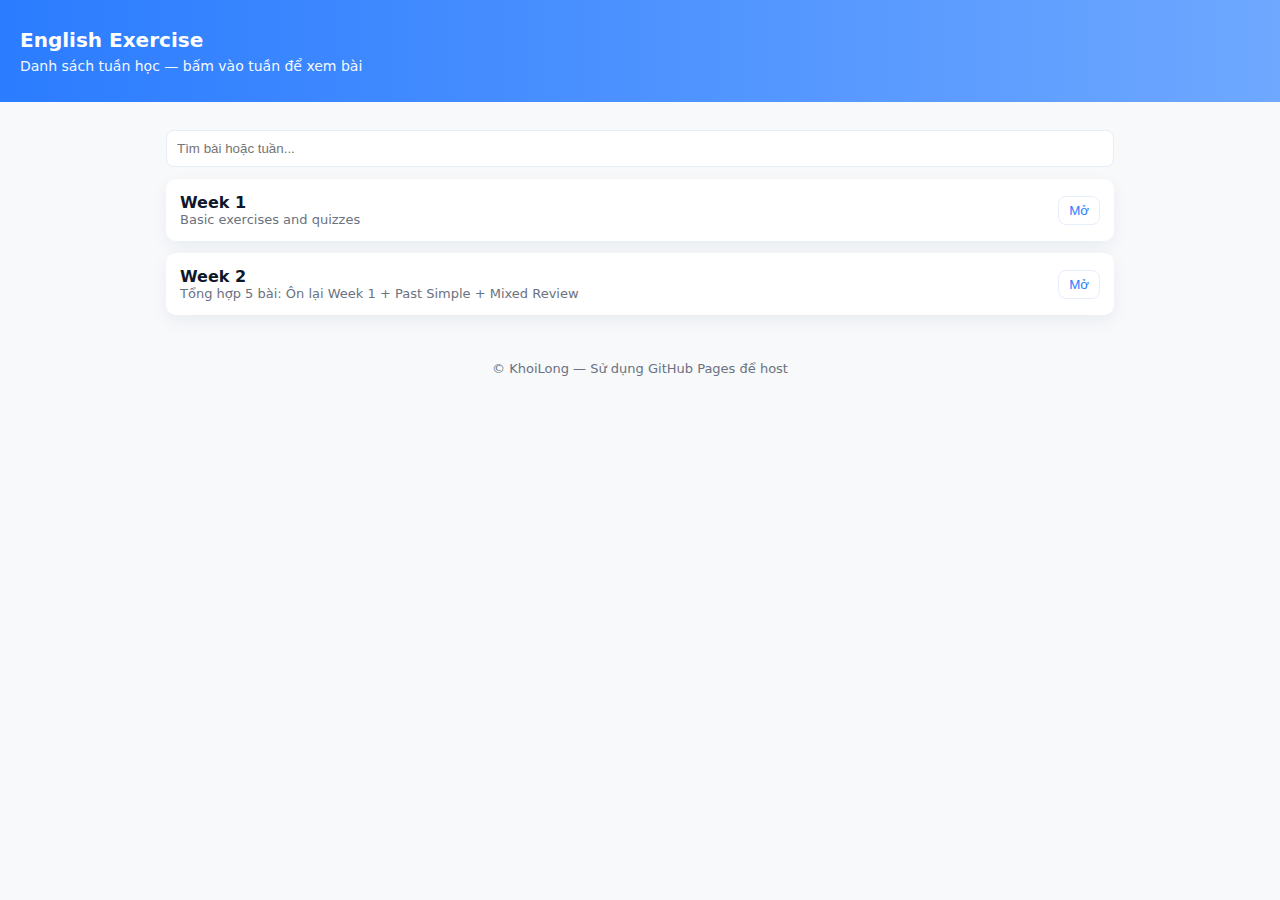
<file: index.html>
<!doctype html>
<html lang="vi">
<head>
  <meta charset="utf-8">
  <meta name="viewport" content="width=device-width,initial-scale=1">
  <title>English Exercise - Trang Chủ</title>
  <link rel="stylesheet" href="styles.css">
</head>
<body>
  <header class="site-header">
    <h1>English Exercise</h1>
    <p class="tagline">Danh sách tuần học — bấm vào tuần để xem bài</p>
  </header>

  <main class="container">
    <div class="controls">
      <input id="search" placeholder="Tìm bài hoặc tuần..." aria-label="search">
    </div>

    <div id="weeks" class="weeks"></div>
  </main>

  <footer class="site-footer">&copy; KhoiLong — Sử dụng GitHub Pages để host</footer>

  <script src="script.js"></script>
</body>
</html>
</file>
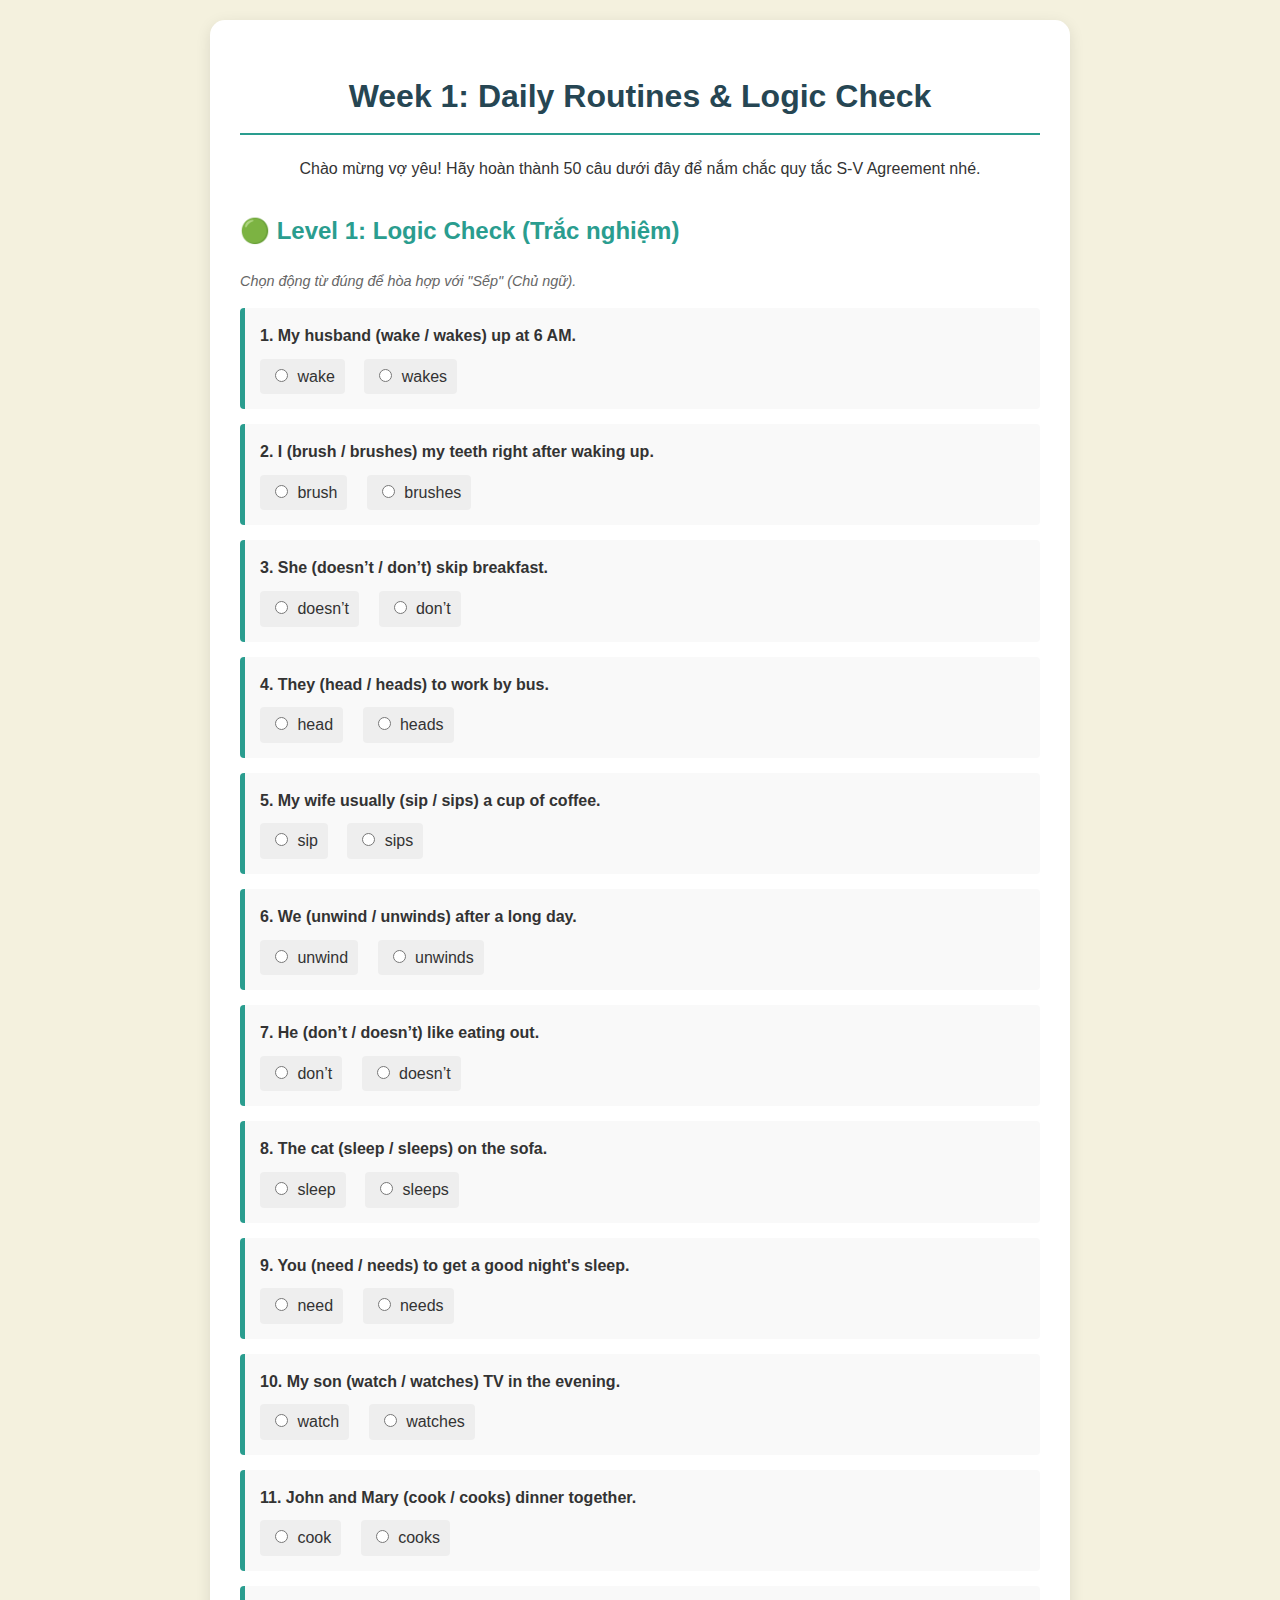
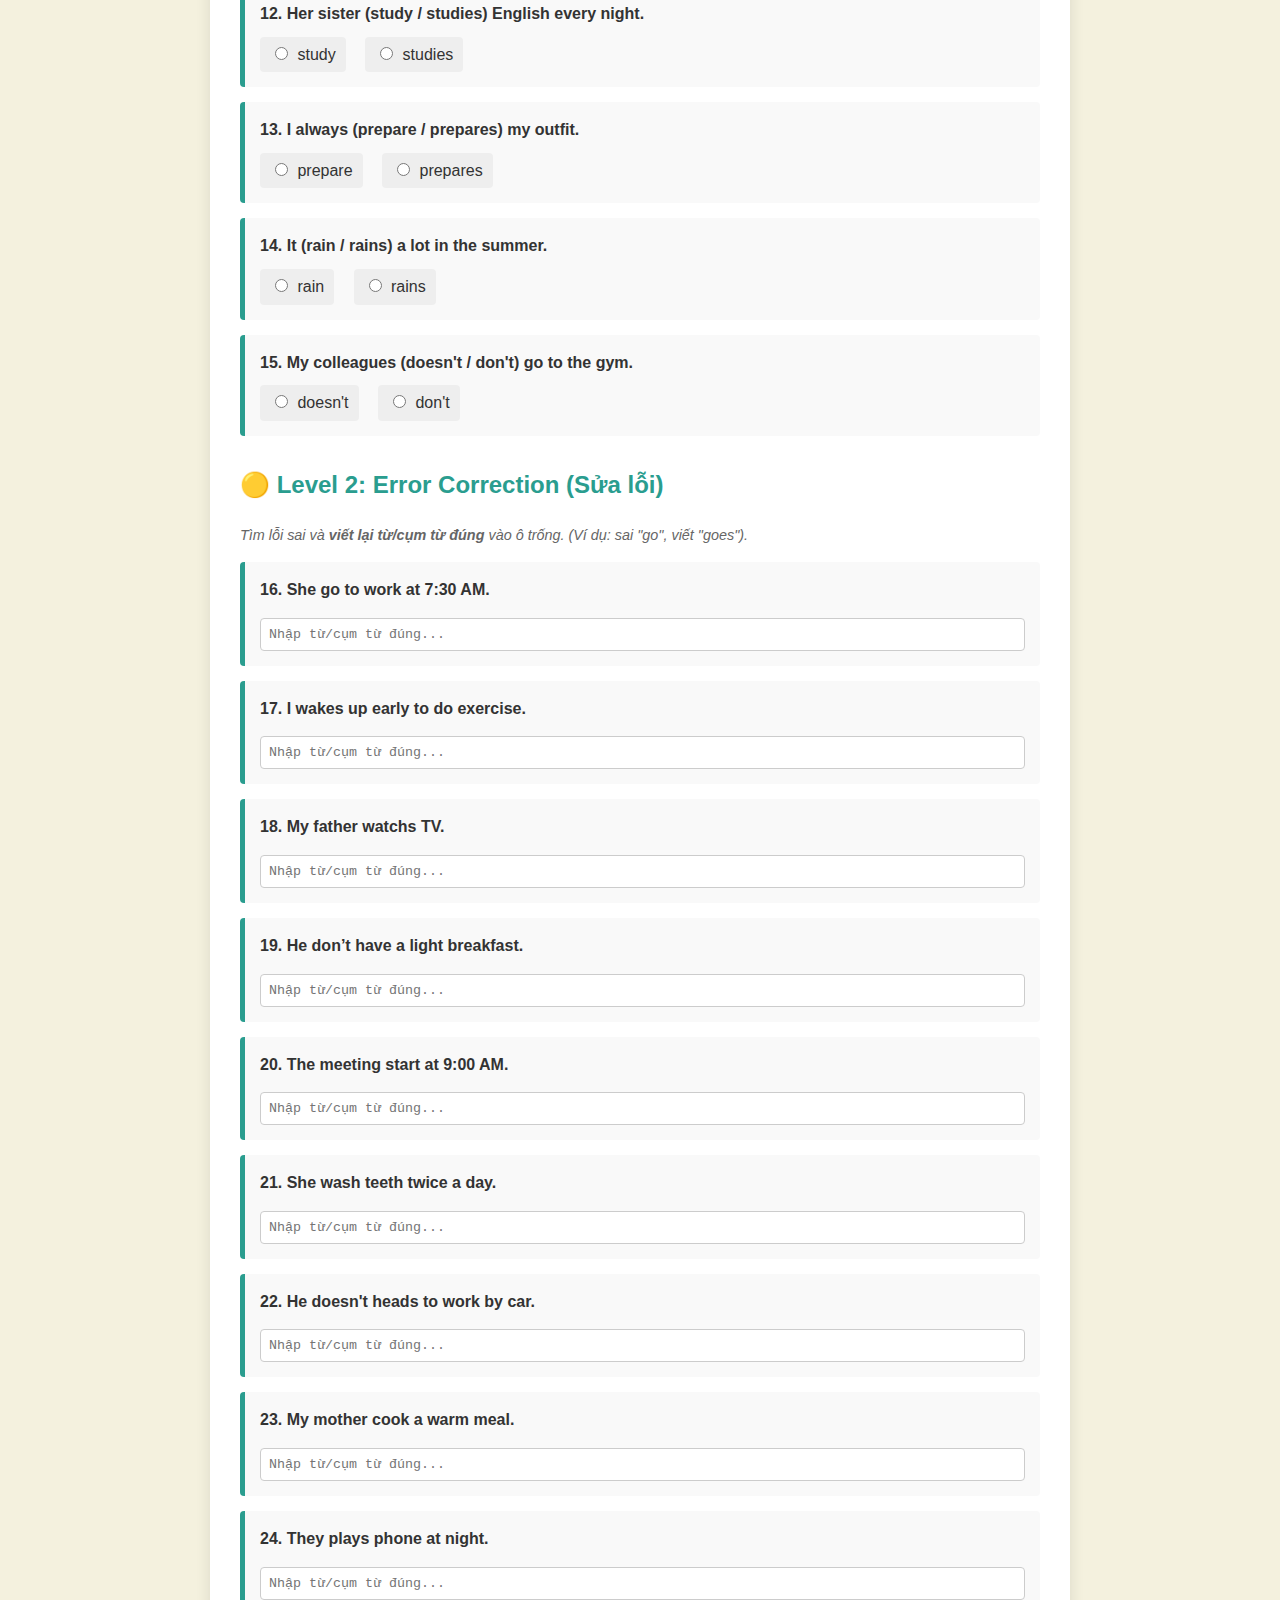
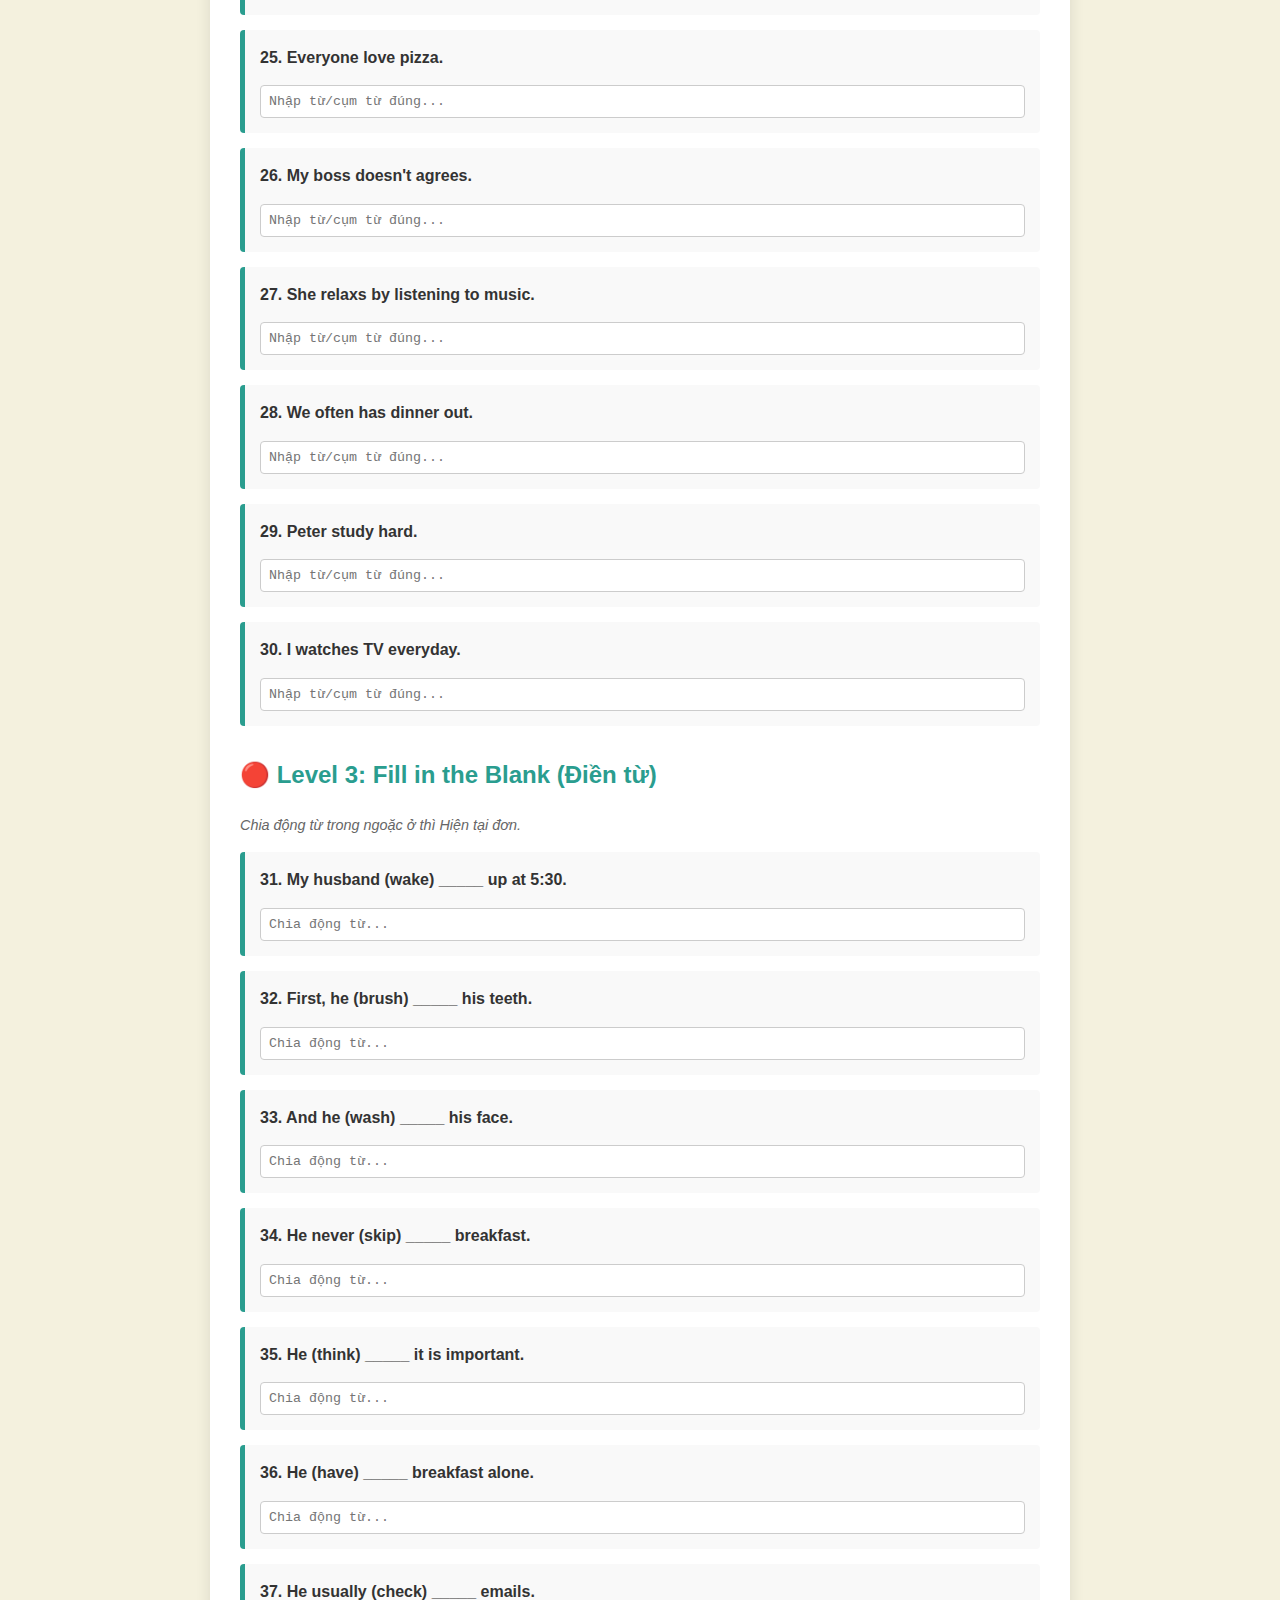
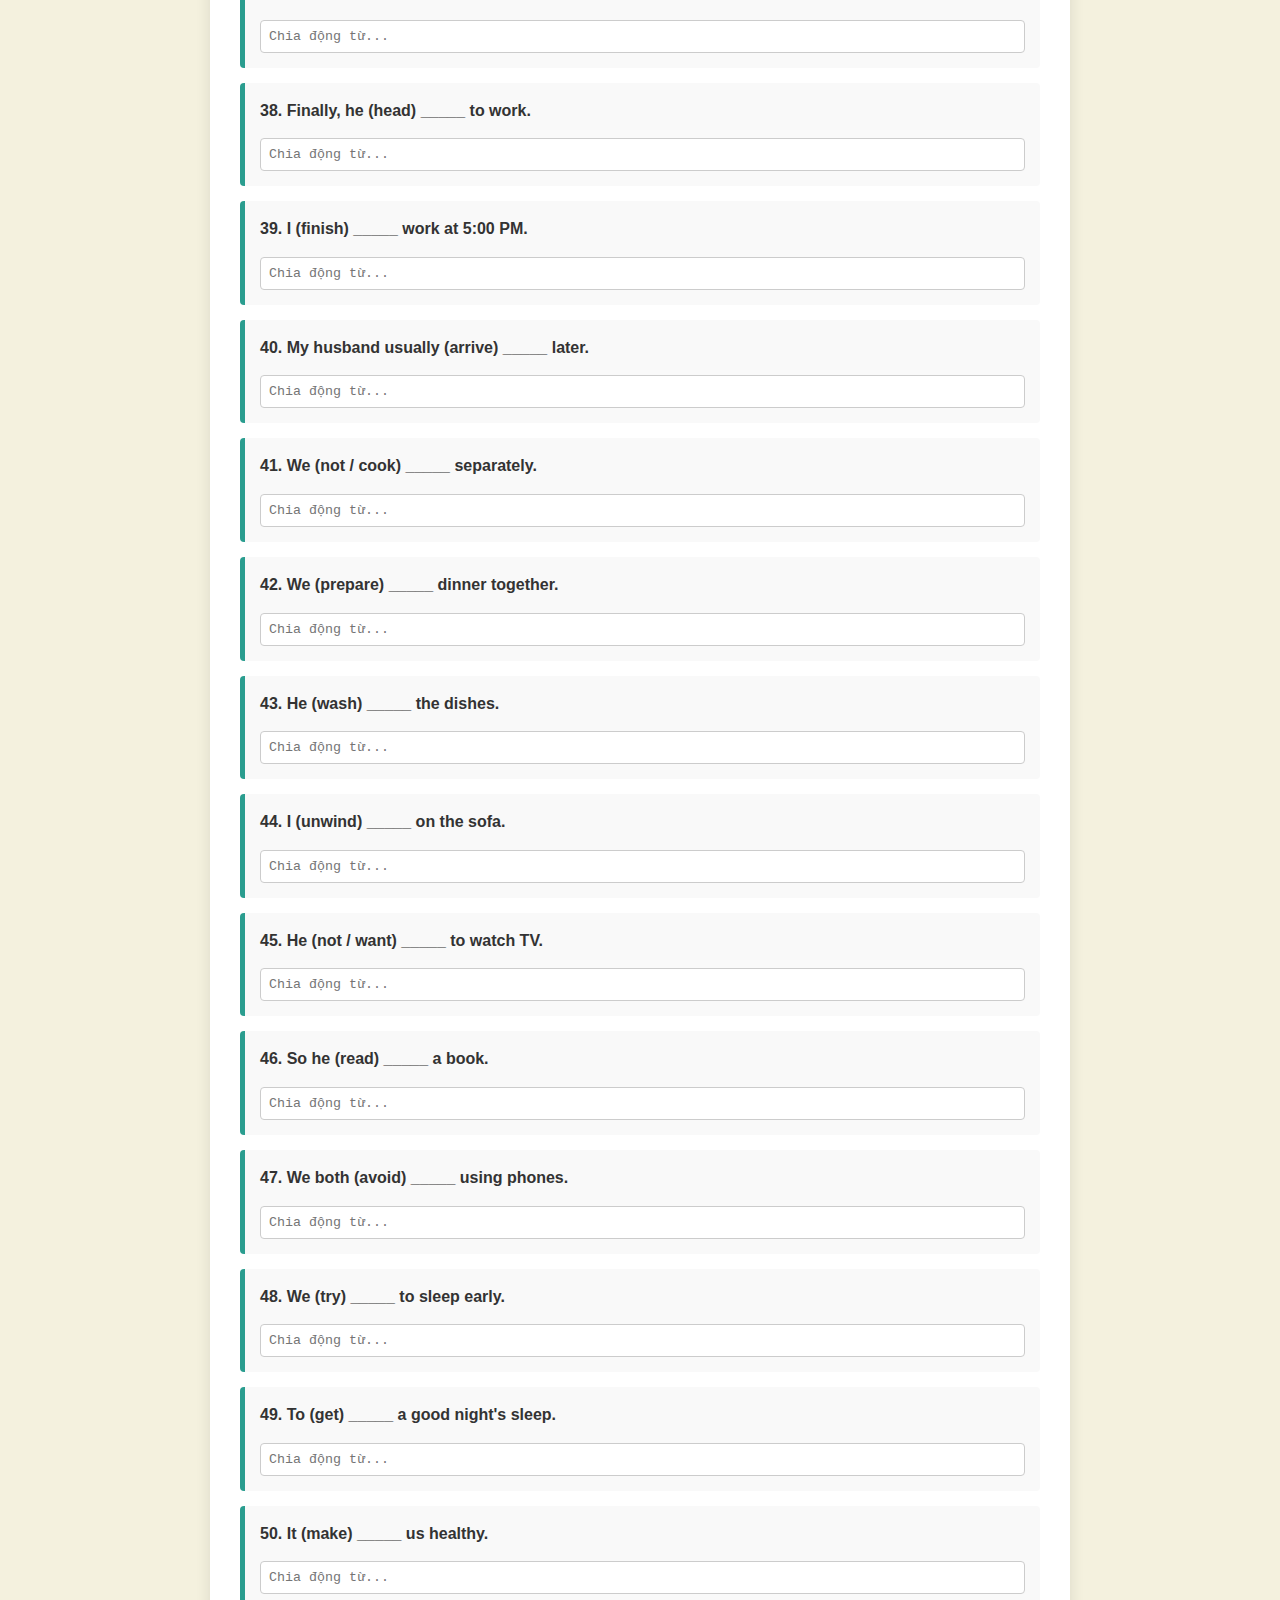
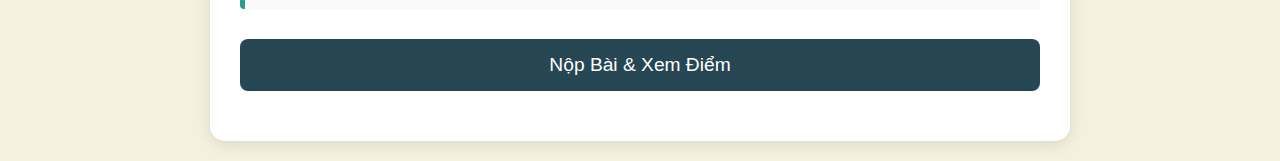
<file: Week 1/bai-tap-1.html>
<!DOCTYPE html>
<html lang="vi">
<head>
<meta charset="UTF-8">
<meta name="viewport" content="width=device-width, initial-scale=1.0">
<title>Writing Coach: Week 1 Challenge</title>
<style>
    :root {
        --primary: #2A9D8F; /* Màu xanh cổ vịt dịu mắt */
        --secondary: #264653;
        --accent: #E9C46A;
        --bg: #F4F1DE;
        --text: #333;
    }
    body {
        font-family: 'Segoe UI', Tahoma, Geneva, Verdana, sans-serif;
        background-color: var(--bg);
        color: var(--text);
        line-height: 1.6;
        margin: 0;
        padding: 20px;
    }
    .container {
        max-width: 800px;
        margin: 0 auto;
        background: white;
        padding: 30px;
        border-radius: 15px;
        box-shadow: 0 4px 15px rgba(0,0,0,0.1);
    }
    h1 { color: var(--secondary); text-align: center; border-bottom: 2px solid var(--primary); padding-bottom: 10px; }
    h2 { color: var(--primary); margin-top: 30px; }
    .instruction { font-style: italic; color: #666; font-size: 0.9em; margin-bottom: 15px; }
    
    .question-card {
        background: #f9f9f9;
        border-left: 5px solid var(--primary);
        padding: 15px;
        margin-bottom: 15px;
        border-radius: 4px;
    }
    .question-text { font-weight: bold; margin-bottom: 10px; display: block; }
    
    /* Level 1 Styles */
    .options label {
        display: inline-block;
        margin-right: 15px;
        cursor: pointer;
        padding: 5px 10px;
        background: #eee;
        border-radius: 4px;
        transition: 0.2s;
    }
    .options input[type="radio"] { margin-right: 5px; }
    .options label:hover { background: #ddd; }

    /* Level 2 & 3 Styles */
    input[type="text"] {
        width: 100%;
        padding: 8px;
        border: 1px solid #ccc;
        border-radius: 4px;
        margin-top: 5px;
        box-sizing: border-box;
        font-family: monospace;
    }

    /* Feedback Styles */
    .feedback {
        margin-top: 8px;
        font-size: 0.9em;
        font-weight: bold;
        display: none;
    }
    .correct { color: #2A9D8F; }
    .incorrect { color: #E76F51; }
    .explanation {
        font-size: 0.85em;
        color: #555;
        margin-top: 4px;
        font-style: italic;
    }

    .btn-submit {
        display: block;
        width: 100%;
        padding: 15px;
        background: var(--secondary);
        color: white;
        border: none;
        border-radius: 8px;
        font-size: 1.2em;
        cursor: pointer;
        margin-top: 30px;
        transition: 0.3s;
    }
    .btn-submit:hover { background: var(--primary); }

    .score-board {
        text-align: center;
        font-size: 1.5em;
        margin-top: 20px;
        font-weight: bold;
        color: var(--secondary);
    }
</style>
</head>
<body>

<div class="container">
    <h1>Week 1: Daily Routines & Logic Check</h1>
    <p style="text-align: center;">Chào mừng vợ yêu! Hãy hoàn thành 50 câu dưới đây để nắm chắc quy tắc S-V Agreement nhé.</p>

    <h2>🟢 Level 1: Logic Check (Trắc nghiệm)</h2>
    <p class="instruction">Chọn động từ đúng để hòa hợp với "Sếp" (Chủ ngữ).</p>
    <div id="level1-container"></div>

    <h2>🟡 Level 2: Error Correction (Sửa lỗi)</h2>
    <p class="instruction">Tìm lỗi sai và <b>viết lại từ/cụm từ đúng</b> vào ô trống. (Ví dụ: sai "go", viết "goes").</p>
    <div id="level2-container"></div>

    <h2>🔴 Level 3: Fill in the Blank (Điền từ)</h2>
    <p class="instruction">Chia động từ trong ngoặc ở thì Hiện tại đơn.</p>
    <div id="level3-container"></div>

    <button class="btn-submit" onclick="checkAnswers()">Nộp Bài & Xem Điểm</button>
    <div class="score-board" id="scoreBoard"></div>
</div>

<script>
    // DATA CÂU HỎI
    const level1Data = [
        {q: "1. My husband (wake / wakes) up at 6 AM.", opts: ["wake", "wakes"], a: "wakes"},
        {q: "2. I (brush / brushes) my teeth right after waking up.", opts: ["brush", "brushes"], a: "brush"},
        {q: "3. She (doesn’t / don’t) skip breakfast.", opts: ["doesn’t", "don’t"], a: "doesn’t"},
        {q: "4. They (head / heads) to work by bus.", opts: ["head", "heads"], a: "head"},
        {q: "5. My wife usually (sip / sips) a cup of coffee.", opts: ["sip", "sips"], a: "sips"},
        {q: "6. We (unwind / unwinds) after a long day.", opts: ["unwind", "unwinds"], a: "unwind"},
        {q: "7. He (don’t / doesn’t) like eating out.", opts: ["don’t", "doesn’t"], a: "doesn’t"},
        {q: "8. The cat (sleep / sleeps) on the sofa.", opts: ["sleep", "sleeps"], a: "sleeps"},
        {q: "9. You (need / needs) to get a good night's sleep.", opts: ["need", "needs"], a: "need"},
        {q: "10. My son (watch / watches) TV in the evening.", opts: ["watch", "watches"], a: "watches"},
        {q: "11. John and Mary (cook / cooks) dinner together.", opts: ["cook", "cooks"], a: "cook"},
        {q: "12. Her sister (study / studies) English every night.", opts: ["study", "studies"], a: "studies"},
        {q: "13. I always (prepare / prepares) my outfit.", opts: ["prepare", "prepares"], a: "prepare"},
        {q: "14. It (rain / rains) a lot in the summer.", opts: ["rain", "rains"], a: "rains"},
        {q: "15. My colleagues (doesn't / don't) go to the gym.", opts: ["doesn't", "don't"], a: "don't"}
    ];

    const level2Data = [
        {q: "16. She go to work at 7:30 AM.", a: "goes", hint: "Ngôi 'She' cần thêm s/es"},
        {q: "17. I wakes up early to do exercise.", a: "wake", hint: "Ngôi 'I' không thêm s"},
        {q: "18. My father watchs TV.", a: "watches", hint: "Tận cùng 'ch' thêm es"},
        {q: "19. He don’t have a light breakfast.", a: "doesn't", hint: "He đi với doesn't"},
        {q: "20. The meeting start at 9:00 AM.", a: "starts", hint: "Meeting là số ít"},
        {q: "21. She wash teeth twice a day.", a: "brushes her teeth", hint: "Dùng cụm 'brushes her teeth'"},
        {q: "22. He doesn't heads to work by car.", a: "head", hint: "Sau doesn't động từ nguyên thể"},
        {q: "23. My mother cook a warm meal.", a: "cooks", hint: "Mother = She"},
        {q: "24. They plays phone at night.", a: "use their phones", hint: "Dùng cụm 'use their phones'"},
        {q: "25. Everyone love pizza.", a: "loves", hint: "Everyone chia số ít"},
        {q: "26. My boss doesn't agrees.", a: "agree", hint: "Bỏ s sau doesn't"},
        {q: "27. She relaxs by listening to music.", a: "relaxes", hint: "x thêm es"},
        {q: "28. We often has dinner out.", a: "have", hint: "We đi với have"},
        {q: "29. Peter study hard.", a: "studies", hint: "y đổi thành ies"},
        {q: "30. I watches TV everyday.", a: "watch", hint: "I giữ nguyên"}
    ];

    const level3Data = [
        {q: "31. My husband (wake) _____ up at 5:30.", a: "wakes"},
        {q: "32. First, he (brush) _____ his teeth.", a: "brushes"},
        {q: "33. And he (wash) _____ his face.", a: "washes"},
        {q: "34. He never (skip) _____ breakfast.", a: "skips"},
        {q: "35. He (think) _____ it is important.", a: "thinks"},
        {q: "36. He (have) _____ breakfast alone.", a: "has"},
        {q: "37. He usually (check) _____ emails.", a: "checks"},
        {q: "38. Finally, he (head) _____ to work.", a: "heads"},
        {q: "39. I (finish) _____ work at 5:00 PM.", a: "finish"},
        {q: "40. My husband usually (arrive) _____ later.", a: "arrives"},
        {q: "41. We (not / cook) _____ separately.", a: "don't cook"},
        {q: "42. We (prepare) _____ dinner together.", a: "prepare"},
        {q: "43. He (wash) _____ the dishes.", a: "washes"},
        {q: "44. I (unwind) _____ on the sofa.", a: "unwind"},
        {q: "45. He (not / want) _____ to watch TV.", a: "doesn't want"},
        {q: "46. So he (read) _____ a book.", a: "reads"},
        {q: "47. We both (avoid) _____ using phones.", a: "avoid"},
        {q: "48. We (try) _____ to sleep early.", a: "try"},
        {q: "49. To (get) _____ a good night's sleep.", a: "get"},
        {q: "50. It (make) _____ us healthy.", a: "makes"}
    ];

    // RENDER GIAO DIỆN
    function render() {
        // Level 1
        const l1 = document.getElementById('level1-container');
        level1Data.forEach((item, index) => {
            l1.innerHTML += `
                <div class="question-card">
                    <span class="question-text">${item.q}</span>
                    <div class="options">
                        <label><input type="radio" name="q1_${index}" value="${item.opts[0]}"> ${item.opts[0]}</label>
                        <label><input type="radio" name="q1_${index}" value="${item.opts[1]}"> ${item.opts[1]}</label>
                    </div>
                    <div class="feedback" id="fb1_${index}"></div>
                </div>
            `;
        });

        // Level 2
        const l2 = document.getElementById('level2-container');
        level2Data.forEach((item, index) => {
            l2.innerHTML += `
                <div class="question-card">
                    <span class="question-text">${item.q}</span>
                    <input type="text" id="q2_${index}" placeholder="Nhập từ/cụm từ đúng...">
                    <div class="feedback" id="fb2_${index}"></div>
                </div>
            `;
        });

        // Level 3
        const l3 = document.getElementById('level3-container');
        level3Data.forEach((item, index) => {
            l3.innerHTML += `
                <div class="question-card">
                    <span class="question-text">${item.q}</span>
                    <input type="text" id="q3_${index}" placeholder="Chia động từ...">
                    <div class="feedback" id="fb3_${index}"></div>
                </div>
            `;
        });
    }

    // CHẤM ĐIỂM
    function checkAnswers() {
        let score = 0;
        let total = level1Data.length + level2Data.length + level3Data.length;

        // Check Level 1
        level1Data.forEach((item, index) => {
            const selected = document.querySelector(`input[name="q1_${index}"]:checked`);
            const fb = document.getElementById(`fb1_${index}`);
            if (selected) {
                if (selected.value === item.a) {
                    score++;
                    fb.innerHTML = "✅ Chính xác!";
                    fb.className = "feedback correct";
                } else {
                    fb.innerHTML = `❌ Sai rồi. Đáp án là: <b>${item.a}</b>`;
                    fb.className = "feedback incorrect";
                }
            } else {
                fb.innerHTML = "⚠️ Chưa chọn đáp án";
                fb.className = "feedback incorrect";
            }
            fb.style.display = "block";
        });

        // Check Level 2
        level2Data.forEach((item, index) => {
            const input = document.getElementById(`q2_${index}`).value.trim();
            const fb = document.getElementById(`fb2_${index}`);
            // So sánh tương đối (không phân biệt hoa thường)
            if (input.toLowerCase() === item.a.toLowerCase()) {
                score++;
                fb.innerHTML = "✅ Tuyệt vời!";
                fb.className = "feedback correct";
            } else {
                fb.innerHTML = `❌ Đáp án đúng: <b>${item.a}</b> <div class='explanation'>(${item.hint})</div>`;
                fb.className = "feedback incorrect";
            }
            fb.style.display = "block";
        });

        // Check Level 3
        level3Data.forEach((item, index) => {
            const input = document.getElementById(`q3_${index}`).value.trim();
            const fb = document.getElementById(`fb3_${index}`);
            // Xử lý đặc biệt cho câu 'don't' để chấp nhận 'do not' nếu cần, ở đây mình check đơn giản
            if (input.toLowerCase() === item.a.toLowerCase()) {
                score++;
                fb.innerHTML = "✅ Chuẩn!";
                fb.className = "feedback correct";
            } else {
                fb.innerHTML = `❌ Đáp án đúng: <b>${item.a}</b>`;
                fb.className = "feedback incorrect";
            }
            fb.style.display = "block";
        });

        const resultBoard = document.getElementById('scoreBoard');
        resultBoard.innerHTML = `Điểm của vợ: ${score} / ${total}`;
        
        if(score == total) alert("Chúc mừng! Vợ đã tốt nghiệp tuần 1 xuất sắc!");
        else alert(`Đã chấm xong! Được ${score}/${total} điểm. Hãy xem lại các câu sai nhé.`);
    }

    // Run
    render();
</script>

</body>
</html>
</file>
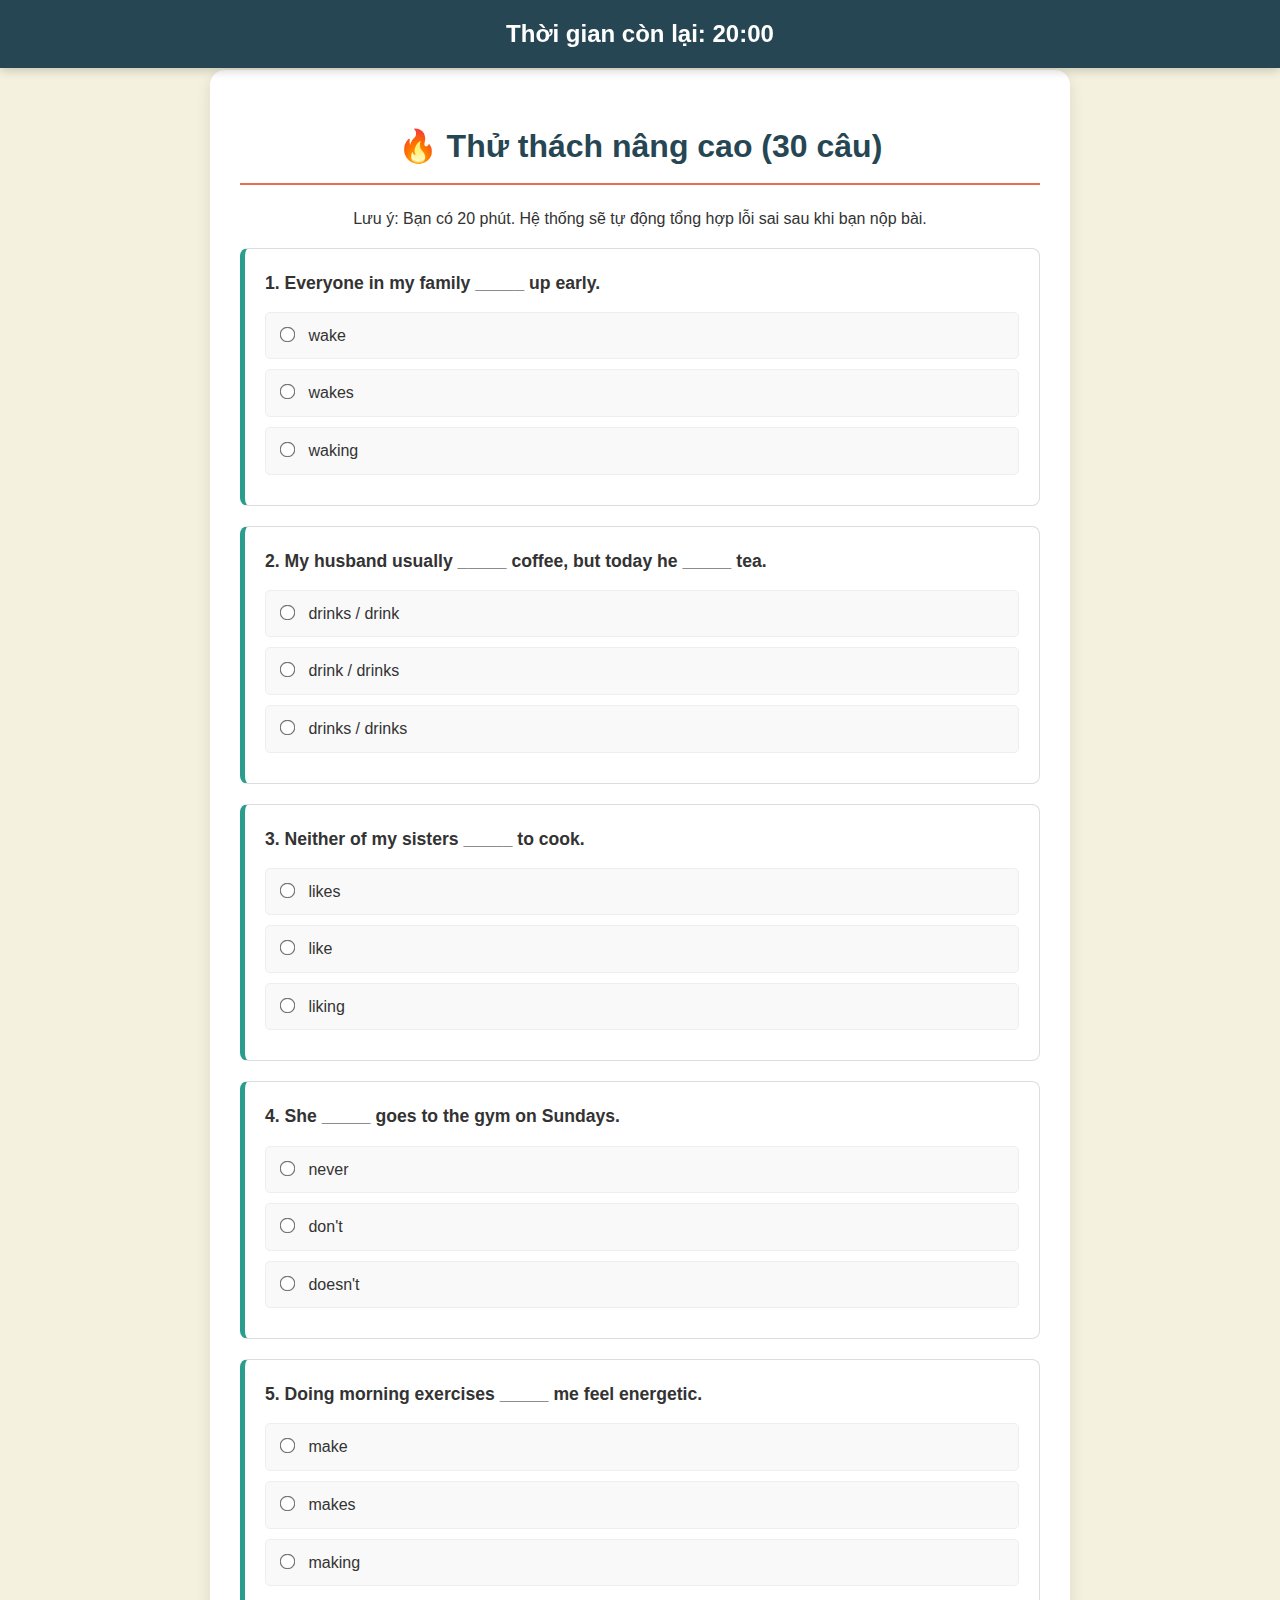
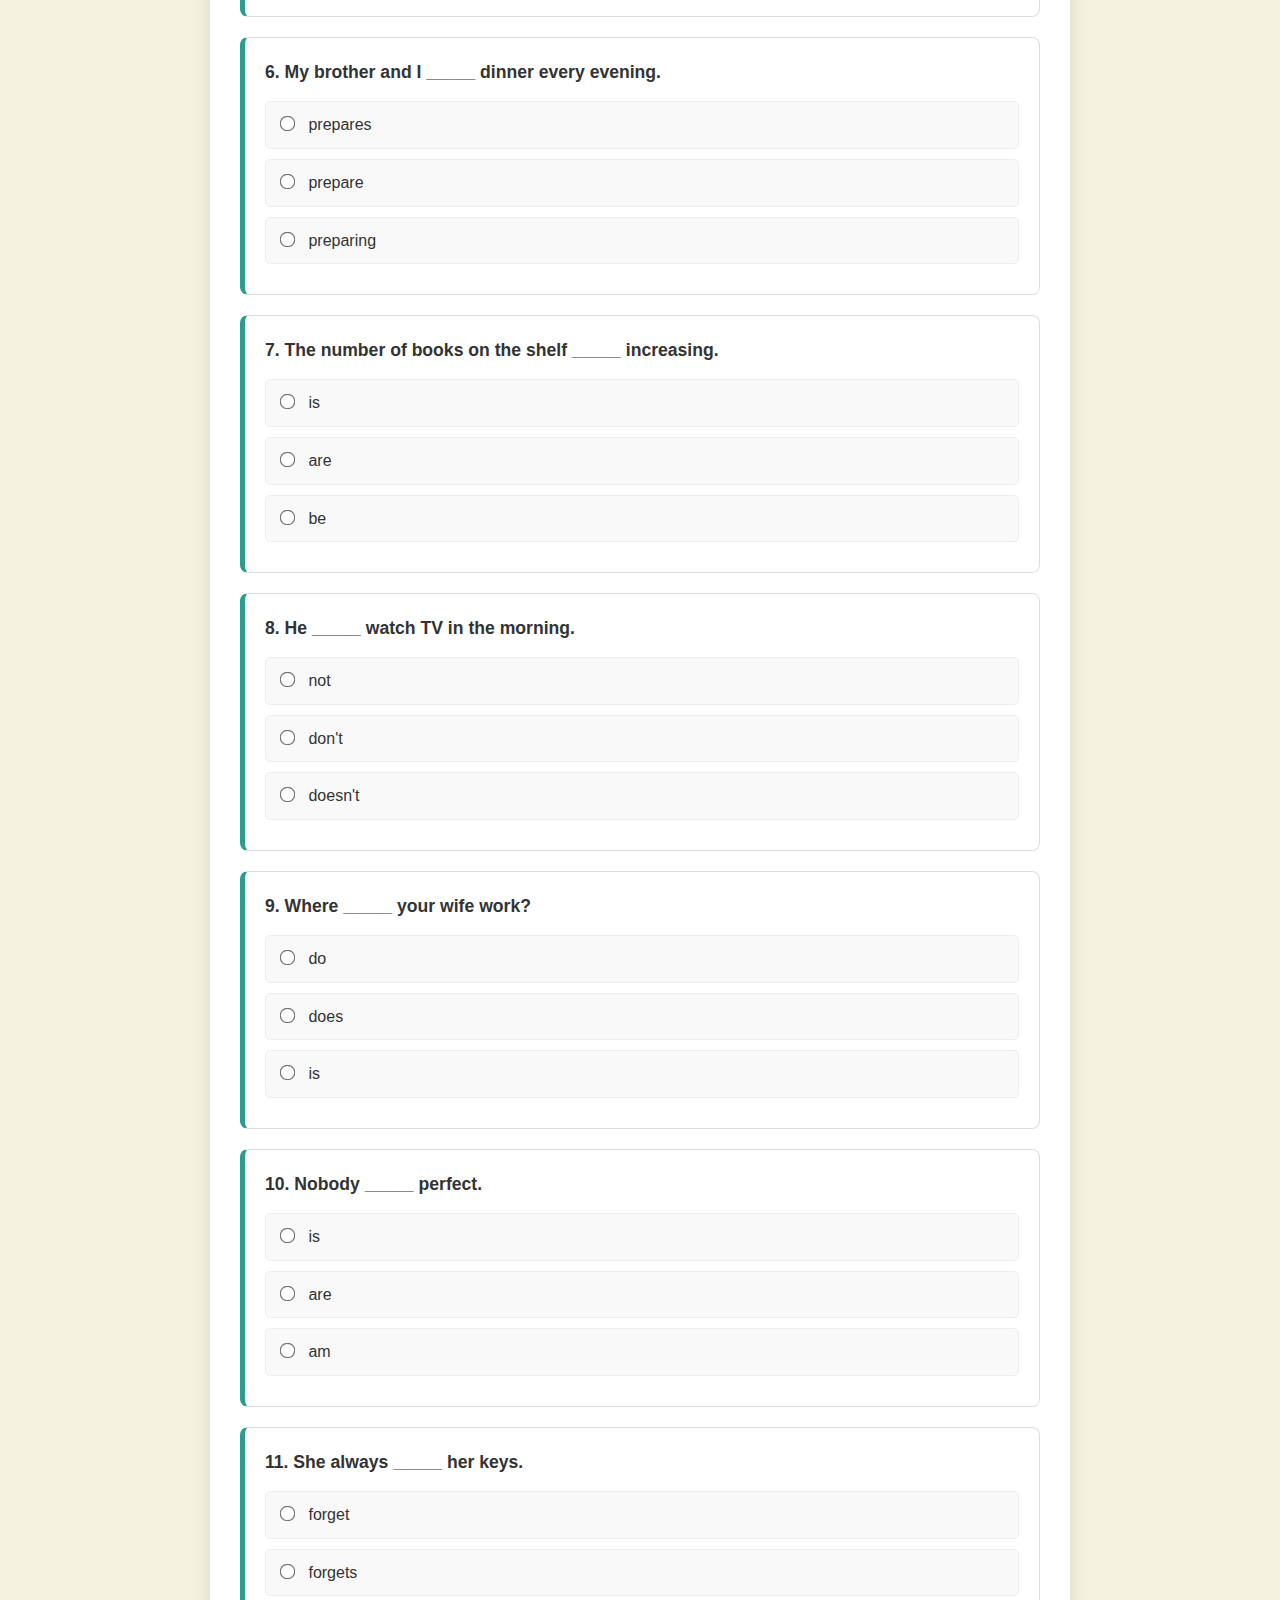
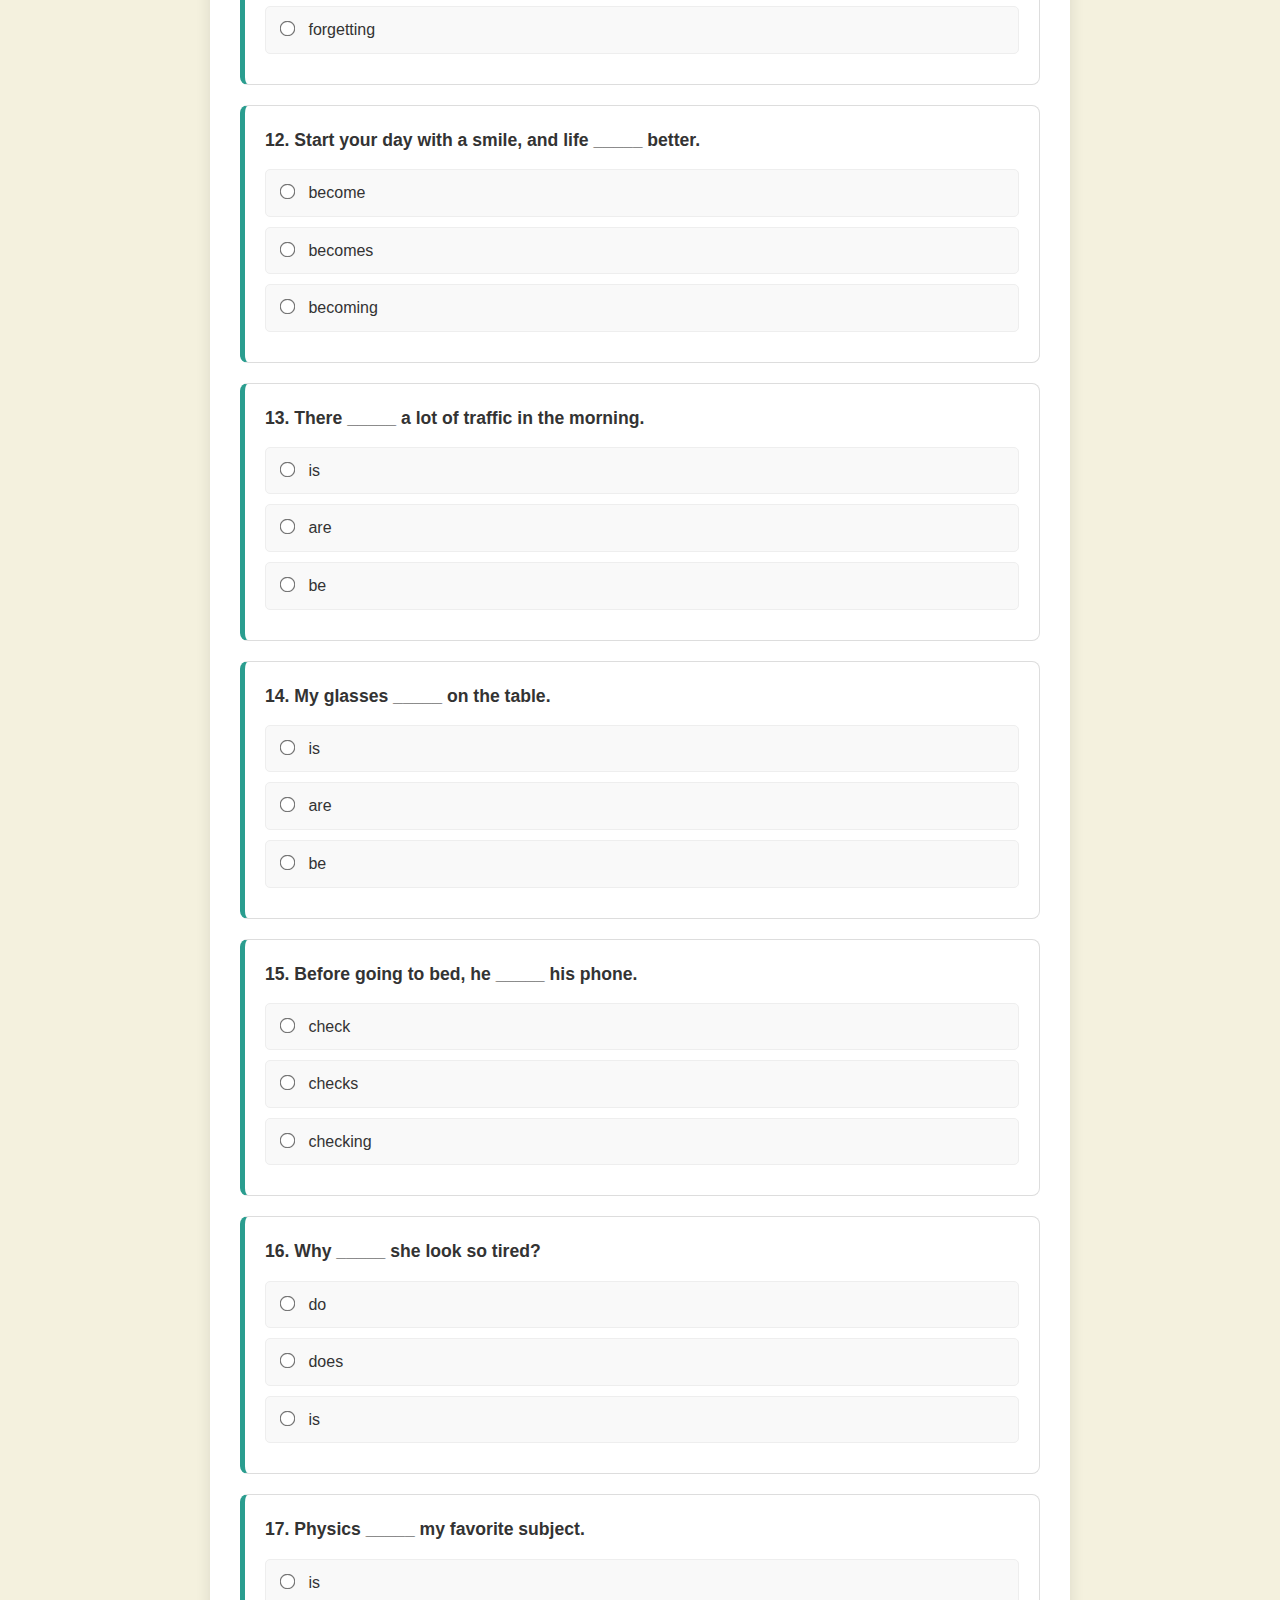
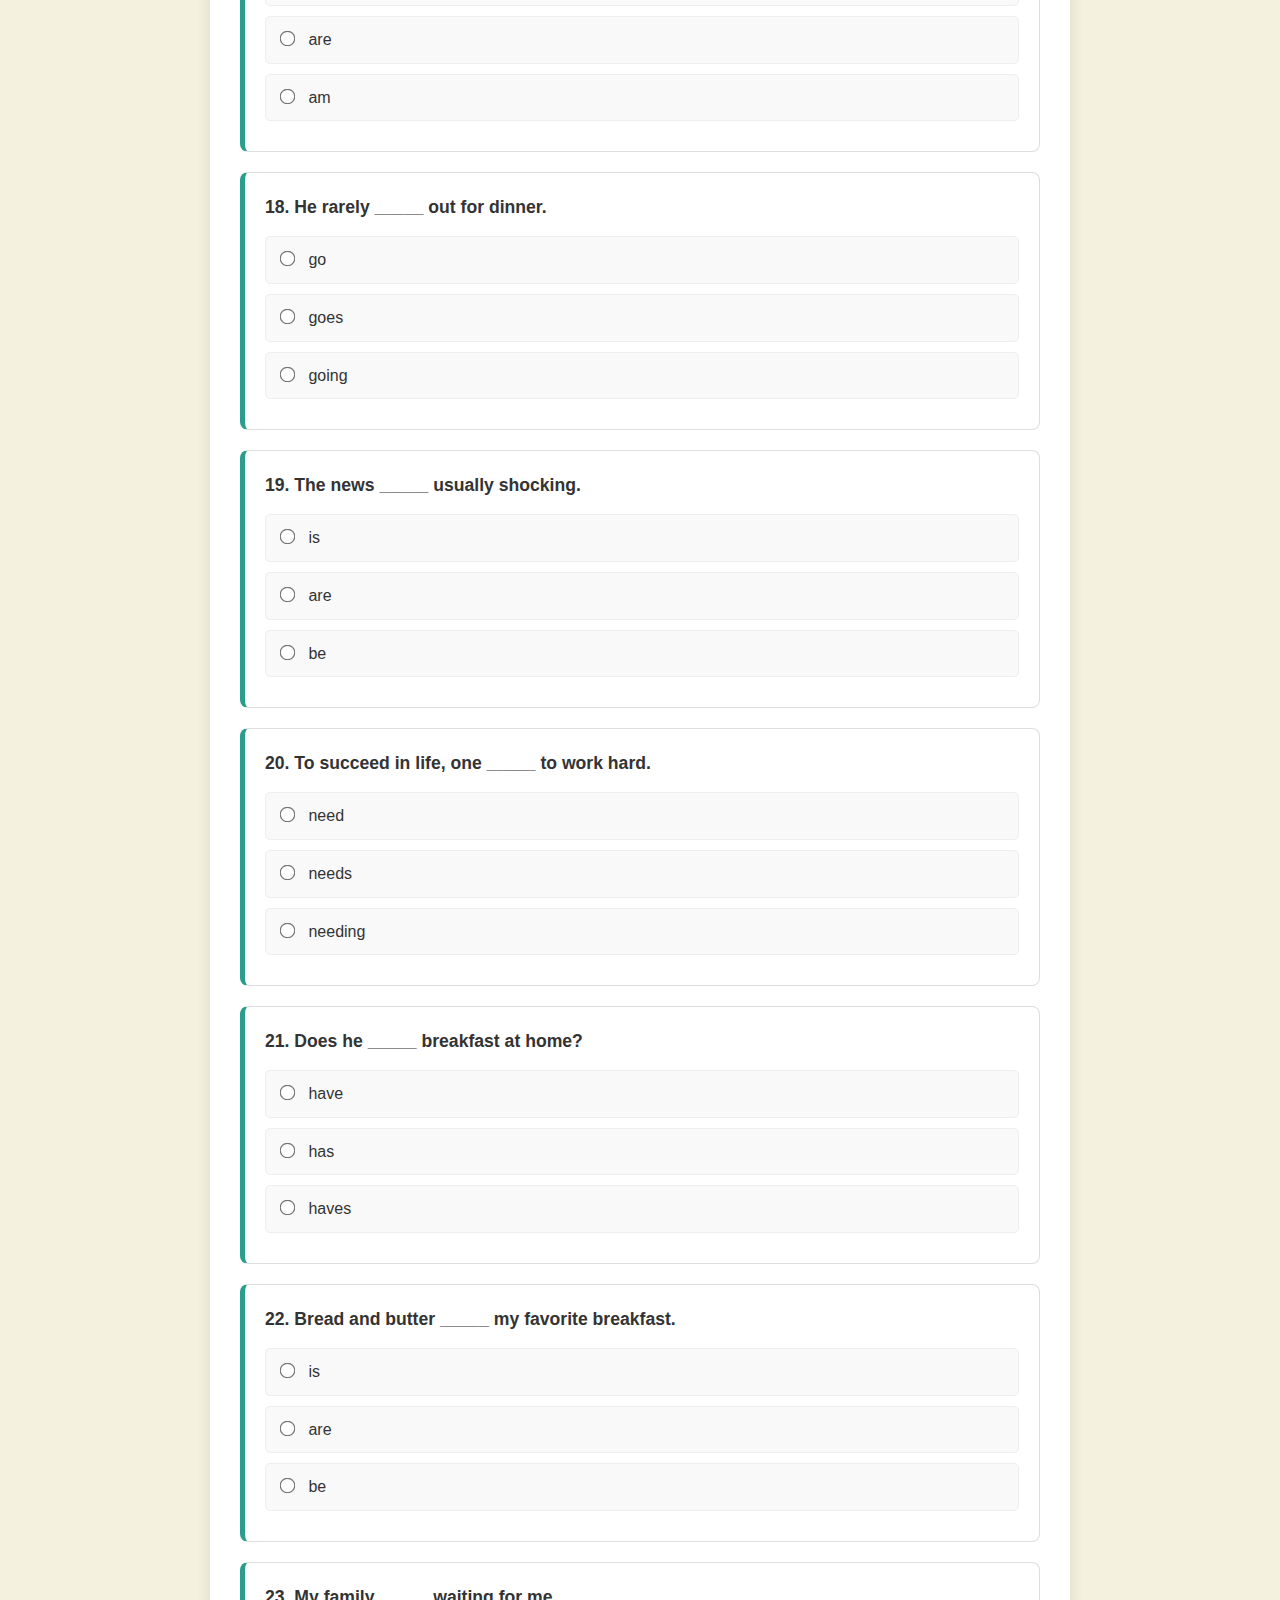
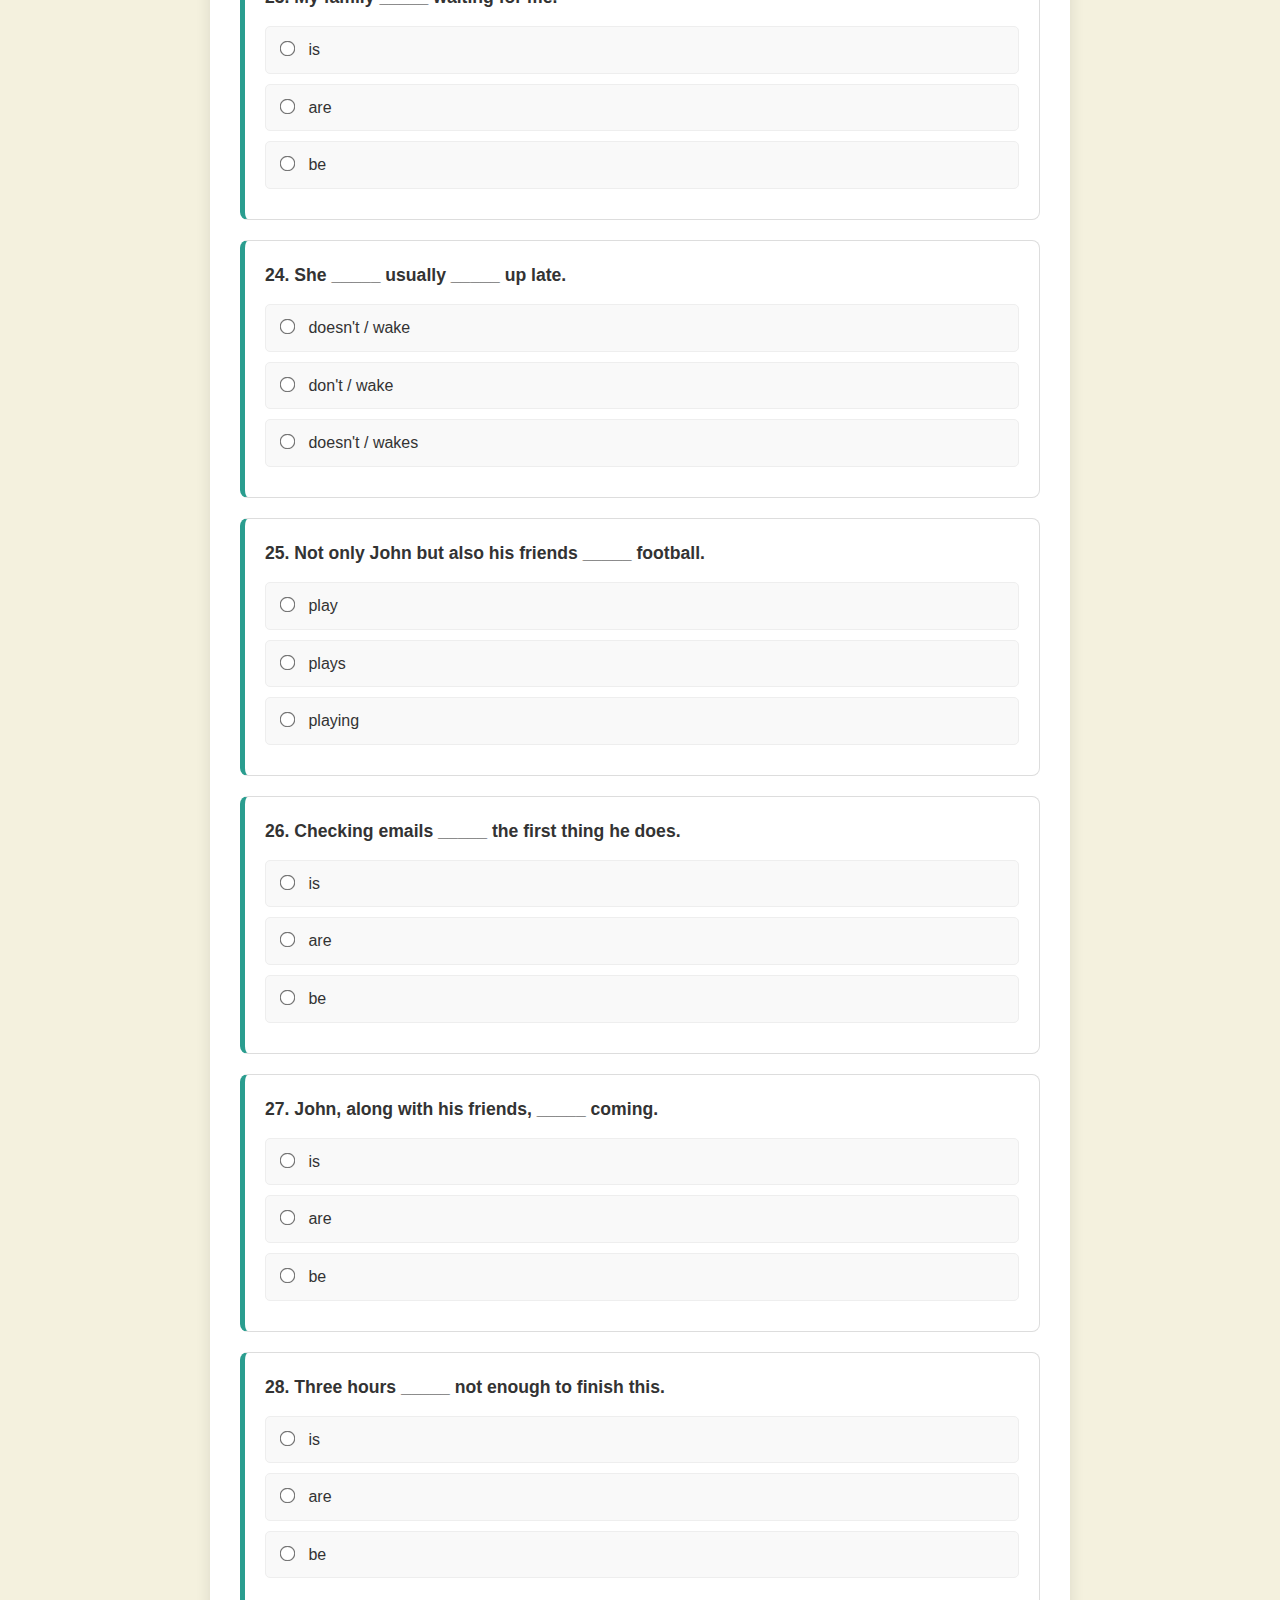
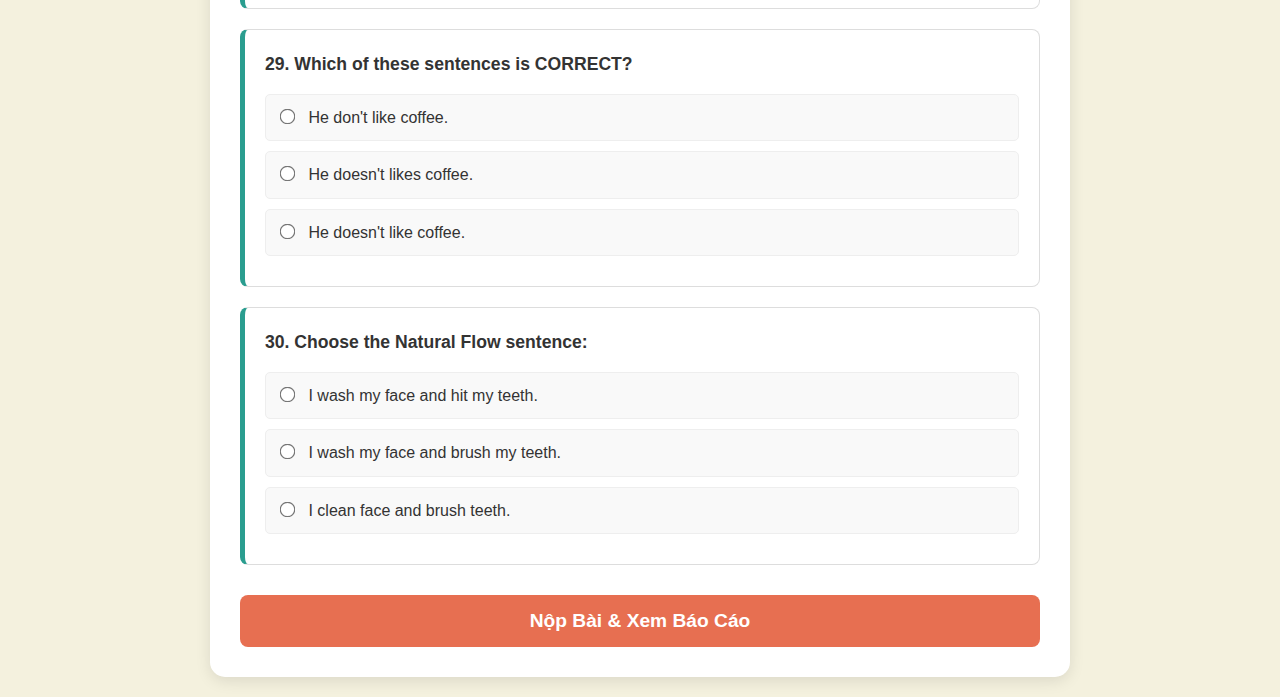
<file: Week 1/bai-tap-2.html>
<!DOCTYPE html>
<html lang="vi">
<head>
<meta charset="UTF-8">
<meta name="viewport" content="width=device-width, initial-scale=1.0">
<title>Writing Coach: Advanced Challenge (Timed & Report)</title>
<style>
    :root {
        --primary: #E76F51;
        --secondary: #264653;
        --accent: #2A9D8F;
        --bg: #F4F1DE;
        --text: #333;
    }
    body {
        font-family: 'Segoe UI', Tahoma, Geneva, Verdana, sans-serif;
        background-color: var(--bg);
        color: var(--text);
        line-height: 1.6;
        margin: 0;
        padding: 20px;
        padding-top: 70px;
    }
    .container {
        max-width: 800px;
        margin: 0 auto;
        background: white;
        padding: 30px;
        border-radius: 15px;
        box-shadow: 0 4px 15px rgba(0,0,0,0.1);
    }
    
    /* Sticky Timer */
    #timer-bar {
        position: fixed;
        top: 0;
        left: 0;
        width: 100%;
        background: var(--secondary);
        color: white;
        text-align: center;
        padding: 15px 0;
        font-size: 1.5em;
        font-weight: bold;
        z-index: 1000;
        box-shadow: 0 2px 10px rgba(0,0,0,0.2);
    }
    .warning { background-color: #d62828 !important; animation: pulse 1s infinite; }
    
    @keyframes pulse {
        0% { transform: scale(1); }
        50% { transform: scale(1.02); }
        100% { transform: scale(1); }
    }

    h1 { color: var(--secondary); text-align: center; border-bottom: 2px solid var(--primary); padding-bottom: 10px; }
    
    .question-card {
        background: #fff;
        border: 1px solid #ddd;
        border-left: 5px solid var(--accent);
        padding: 20px;
        margin-bottom: 20px;
        border-radius: 8px;
        transition: 0.3s;
    }
    .question-card:hover { box-shadow: 0 2px 8px rgba(0,0,0,0.1); }
    
    .question-text { font-weight: bold; font-size: 1.1em; margin-bottom: 15px; display: block; }
    
    .options label {
        display: block;
        margin-bottom: 10px;
        cursor: pointer;
        padding: 10px;
        background: #f9f9f9;
        border-radius: 5px;
        border: 1px solid #eee;
        transition: 0.2s;
    }
    .options label:hover { background: #eef; border-color: var(--accent); }
    .options input[type="radio"] { margin-right: 10px; transform: scale(1.2); }

    /* Explanation Styles */
    .explanation-box {
        margin-top: 15px;
        padding: 15px;
        background-color: #e9f5f5;
        border-radius: 5px;
        border-left: 4px solid var(--secondary);
        display: none;
        font-size: 0.95em;
    }
    .exp-title { font-weight: bold; color: var(--secondary); display: block; margin-bottom: 5px; }
    .correct-text { color: var(--accent); font-weight: bold; }
    .wrong-text { color: var(--primary); font-weight: bold; }

    .btn-submit {
        display: block;
        width: 100%;
        padding: 15px;
        background: var(--primary);
        color: white;
        border: none;
        border-radius: 8px;
        font-size: 1.2em;
        cursor: pointer;
        margin-top: 30px;
        font-weight: bold;
    }
    .btn-submit:hover { background: #d64933; }
    .btn-submit:disabled { background: #ccc; cursor: not-allowed; }

    /* REPORT AREA */
    #report-section {
        display: none; /* Ẩn lúc đầu */
        margin-top: 30px;
        padding: 20px;
        background: #f0f4f8;
        border: 2px dashed #264653;
        border-radius: 10px;
    }
    textarea#final-report {
        width: 100%;
        height: 200px;
        font-family: monospace;
        padding: 10px;
        border: 1px solid #ccc;
        border-radius: 5px;
        margin-bottom: 10px;
        white-space: pre; /* Giữ định dạng xuống dòng */
    }
    .btn-copy {
        background: #2A9D8F;
        color: white;
        padding: 12px 20px;
        border: none;
        border-radius: 5px;
        cursor: pointer;
        font-size: 1em;
        font-weight: bold;
        display: inline-block;
    }
    .btn-copy:hover { background: #1f7a6f; }

</style>
</head>
<body>

<div id="timer-bar">Thời gian còn lại: <span id="time">20:00</span></div>

<div class="container">
    <h1>🔥 Thử thách nâng cao (30 câu)</h1>
    <p style="text-align: center;">Lưu ý: Bạn có 20 phút. Hệ thống sẽ tự động tổng hợp lỗi sai sau khi bạn nộp bài.</p>
    
    <div id="quiz-container"></div>

    <button class="btn-submit" onclick="submitQuiz()">Nộp Bài & Xem Báo Cáo</button>
    
    <div id="report-section">
        <h3 style="color: var(--secondary); margin-top: 0;">📊 Báo Cáo Kết Quả</h3>
        <p>Sao chép nội dung dưới đây và gửi cho chồng nhé!</p>
        <textarea id="final-report" readonly></textarea>
        <button class="btn-copy" onclick="copyReport()">📋 Sao chép báo cáo</button>
        <span id="copy-status" style="margin-left: 10px; color: green; font-weight: bold; display: none;">Đã copy!</span>
    </div>
</div>

<script>
    // DỮ LIỆU CÂU HỎI (30 CÂU NÂNG CAO)
    const questions = [
        { q: "1. Everyone in my family _____ up early.", opts: ["wake", "wakes", "waking"], a: "wakes", exp: "Everyone (Đại từ bất định) là số ít." },
        { q: "2. My husband usually _____ coffee, but today he _____ tea.", opts: ["drinks / drink", "drink / drinks", "drinks / drinks"], a: "drinks / drinks", exp: "Cả 2 vế chủ ngữ 'He' đều là số ít." },
        { q: "3. Neither of my sisters _____ to cook.", opts: ["likes", "like", "liking"], a: "likes", exp: "'Neither of' đi với động từ số ít." },
        { q: "4. She _____ goes to the gym on Sundays.", opts: ["never", "don't", "doesn't"], a: "never", exp: "Động từ 'goes' có 'es' nên không dùng don't/doesn't." },
        { q: "5. Doing morning exercises _____ me feel energetic.", opts: ["make", "makes", "making"], a: "makes", exp: "Chủ ngữ là hành động (V-ing) -> Số ít." },
        { q: "6. My brother and I _____ dinner every evening.", opts: ["prepares", "prepare", "preparing"], a: "prepare", exp: "My brother and I = We (Số nhiều)." },
        { q: "7. The number of books on the shelf _____ increasing.", opts: ["is", "are", "be"], a: "is", exp: "'The number of' đi với số ít." },
        { q: "8. He _____ watch TV in the morning.", opts: ["not", "don't", "doesn't"], a: "doesn't", exp: "He dùng trợ từ Doesn't." },
        { q: "9. Where _____ your wife work?", opts: ["do", "does", "is"], a: "does", exp: "Your wife (She) mượn trợ từ Does." },
        { q: "10. Nobody _____ perfect.", opts: ["is", "are", "am"], a: "is", exp: "Nobody là đại từ bất định số ít." },
        { q: "11. She always _____ her keys.", opts: ["forget", "forgets", "forgetting"], a: "forgets", exp: "She + always + V(s)." },
        { q: "12. Start your day with a smile, and life _____ better.", opts: ["become", "becomes", "becoming"], a: "becomes", exp: "Life (Cuộc sống) là danh từ số ít." },
        { q: "13. There _____ a lot of traffic in the morning.", opts: ["is", "are", "be"], a: "is", exp: "Traffic là danh từ không đếm được -> Số ít." },
        { q: "14. My glasses _____ on the table.", opts: ["is", "are", "be"], a: "are", exp: "Glasses (mắt kính) luôn là số nhiều." },
        { q: "15. Before going to bed, he _____ his phone.", opts: ["check", "checks", "checking"], a: "checks", exp: "He (Số ít) -> Checks." },
        { q: "16. Why _____ she look so tired?", opts: ["do", "does", "is"], a: "does", exp: "Câu hỏi với động từ thường 'look' mượn Does." },
        { q: "17. Physics _____ my favorite subject.", opts: ["is", "are", "am"], a: "is", exp: "Môn học có 's' vẫn là số ít." },
        { q: "18. He rarely _____ out for dinner.", opts: ["go", "goes", "going"], a: "goes", exp: "Rarely giống Always, chia động từ bình thường." },
        { q: "19. The news _____ usually shocking.", opts: ["is", "are", "be"], a: "is", exp: "News là danh từ không đếm được -> Số ít." },
        { q: "20. To succeed in life, one _____ to work hard.", opts: ["need", "needs", "needing"], a: "needs", exp: "One (một người nào đó) là số ít." },
        { q: "21. Does he _____ breakfast at home?", opts: ["have", "has", "haves"], a: "have", exp: "Sau Does động từ về nguyên thể." },
        { q: "22. Bread and butter _____ my favorite breakfast.", opts: ["is", "are", "be"], a: "is", exp: "Bread and butter là tên 1 món ăn -> Số ít." },
        { q: "23. My family _____ waiting for me.", opts: ["is", "are", "be"], a: "is", exp: "My family (tập hợp) coi là 1 đơn vị -> Số ít." },
        { q: "24. She _____ usually _____ up late.", opts: ["doesn't / wake", "don't / wake", "doesn't / wakes"], a: "doesn't / wake", exp: "She + doesn't + adv + V nguyên thể." },
        { q: "25. Not only John but also his friends _____ football.", opts: ["play", "plays", "playing"], a: "play", exp: "Chia theo chủ ngữ gần nhất (his friends - số nhiều)." },
        { q: "26. Checking emails _____ the first thing he does.", opts: ["is", "are", "be"], a: "is", exp: "V-ing làm chủ ngữ -> Số ít." },
        { q: "27. John, along with his friends, _____ coming.", opts: ["is", "are", "be"], a: "is", exp: "Chia theo John (số ít), bỏ qua cụm 'along with'." },
        { q: "28. Three hours _____ not enough to finish this.", opts: ["is", "are", "be"], a: "is", exp: "Khoảng thời gian là 1 đơn vị -> Số ít." },
        { q: "29. Which of these sentences is CORRECT?", opts: ["He don't like coffee.", "He doesn't likes coffee.", "He doesn't like coffee."], a: "He doesn't like coffee.", exp: "Cấu trúc: He doesn't + V_inf." },
        { q: "30. Choose the Natural Flow sentence:", opts: ["I wash my face and hit my teeth.", "I wash my face and brush my teeth.", "I clean face and brush teeth."], a: "I wash my face and brush my teeth.", exp: "Collocation: Brush my teeth." }
    ];

    const container = document.getElementById('quiz-container');
    let timerInterval;
    let totalTime = 20 * 60; 
    let timeSpent = 0;

    function initQuiz() {
        questions.forEach((item, index) => {
            let optionsHTML = '';
            item.opts.forEach(opt => {
                optionsHTML += `<label><input type="radio" name="q${index}" value="${opt}"> ${opt}</label>`;
            });

            container.innerHTML += `
                <div class="question-card" id="card-${index}">
                    <span class="question-text">${item.q}</span>
                    <div class="options">${optionsHTML}</div>
                    <div class="explanation-box" id="exp-${index}">
                        <span class="exp-title">👨‍🏫 Giải thích:</span>
                        <span class="exp-content">${item.exp}</span>
                    </div>
                </div>
            `;
        });
        startTimer(totalTime);
    }

    function startTimer(duration) {
        let timer = duration, minutes, seconds;
        const display = document.getElementById('time');
        const timerBar = document.getElementById('timer-bar');

        timerInterval = setInterval(function () {
            timeSpent = duration - timer; // Tính thời gian đã trôi qua
            minutes = parseInt(timer / 60, 10);
            seconds = parseInt(timer % 60, 10);

            minutes = minutes < 10 ? "0" + minutes : minutes;
            seconds = seconds < 10 ? "0" + seconds : seconds;

            display.textContent = minutes + ":" + seconds;

            if (timer < 60) timerBar.classList.add('warning');

            if (--timer < 0) {
                clearInterval(timerInterval);
                alert("Hết giờ! Hệ thống sẽ tự nộp bài.");
                submitQuiz();
            }
        }, 1000);
    }

    function formatTime(seconds) {
        let m = Math.floor(seconds / 60);
        let s = seconds % 60;
        return `${m} phút ${s} giây`;
    }

    function submitQuiz() {
        clearInterval(timerInterval);
        let score = 0;
        let reportText = `📝 KẾT QUẢ BÀI TẬP TUẦN 1 (NÂNG CAO)\n`;
        reportText += `------------------------------\n`;
        reportText += `⏰ Thời gian làm: ${formatTime(timeSpent)}\n`;
        
        let wrongAnswers = [];

        questions.forEach((item, index) => {
            const selected = document.querySelector(`input[name="q${index}"]:checked`);
            const expBox = document.getElementById(`exp-${index}`);
            expBox.style.display = 'block';

            let userAnswer = selected ? selected.value : "Chưa chọn";
            let isCorrect = false;

            if (selected && selected.value === item.a) {
                score++;
                isCorrect = true;
                expBox.innerHTML = `<span class="correct-text">✅ Đúng rồi!</span><br>` + expBox.innerHTML;
                document.getElementById(`card-${index}`).style.borderLeftColor = "#2A9D8F";
            } else {
                expBox.innerHTML = `<span class="wrong-text">❌ Sai rồi. Đáp án là: ${item.a}</span><br>` + expBox.innerHTML;
                document.getElementById(`card-${index}`).style.borderLeftColor = "#E76F51";
                
                // Thêm vào danh sách lỗi
                wrongAnswers.push({
                    idx: index + 1,
                    q: item.q,
                    user: userAnswer,
                    correct: item.a,
                    reason: item.exp
                });
            }
        });

        // Xây dựng nội dung báo cáo
        reportText += `🏆 Điểm số: ${score} / ${questions.length}\n\n`;
        
        if (score === questions.length) {
            reportText += `🌟 XUẤT SẮC! Vợ làm đúng hết rồi!`;
        } else if (wrongAnswers.length > 0) {
            reportText += `⚠️ CÁC LỖI CẦN REVIEW:\n`;
            wrongAnswers.forEach(w => {
                reportText += `❌ Câu ${w.idx}: ${w.q}\n`;
                reportText += `   - Vợ chọn: ${w.user}\n`;
                reportText += `   - Đáp án đúng: ${w.correct}\n`;
                reportText += `   - Ghi nhớ: ${w.reason}\n\n`;
            });
        }

        // Đánh giá
        reportText += `------------------------------\n`;
        if(score < 15) reportText += `💡 Đánh giá: Cần ôn lại kỹ quy tắc S-V Agreement.`;
        else if(score < 25) reportText += `💡 Đánh giá: Khá tốt, nhưng chú ý các trường hợp đặc biệt (Everyone, V-ing).`;
        else reportText += `💡 Đánh giá: Rất tốt! Đã sẵn sàng qua bài mới.`;

        // Hiển thị báo cáo
        const reportArea = document.getElementById('report-section');
        const reportBox = document.getElementById('final-report');
        reportBox.value = reportText;
        reportArea.style.display = 'block';

        // Disable nút nộp
        document.querySelector('.btn-submit').disabled = true;
        document.querySelector('.btn-submit').innerText = "Đã Nộp Bài";
        document.getElementById('timer-bar').style.display = 'none';

        // Scroll xuống báo cáo
        reportArea.scrollIntoView({behavior: "smooth"});
    }

    function copyReport() {
        const copyText = document.getElementById("final-report");
        copyText.select();
        copyText.setSelectionRange(0, 99999); /* Cho mobile */
        navigator.clipboard.writeText(copyText.value).then(() => {
            const status = document.getElementById("copy-status");
            status.style.display = "inline";
            setTimeout(() => { status.style.display = "none"; }, 2000);
        });
    }

    initQuiz();

</script>
</body>
</html>
</file>
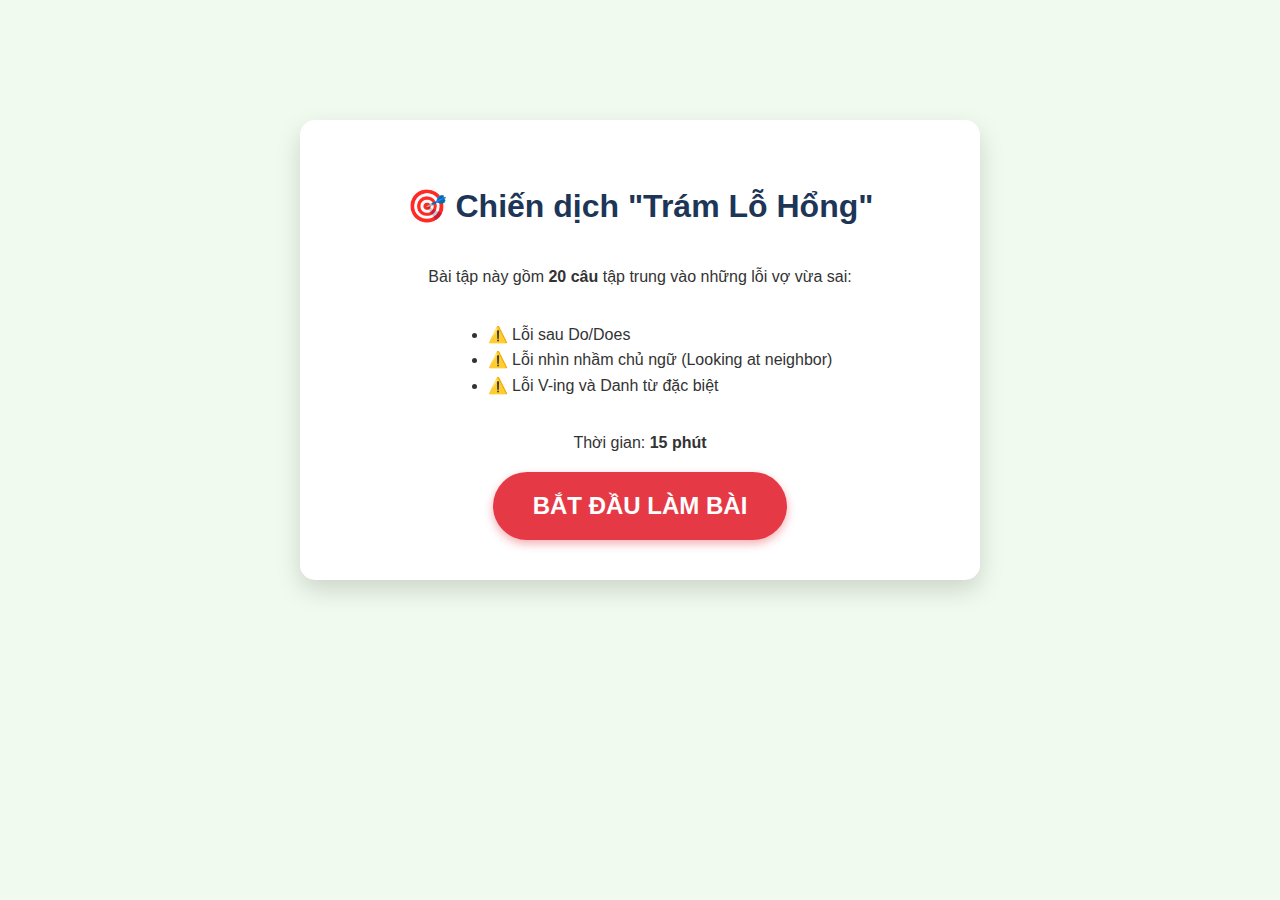
<file: Week 1/bai-tap-3.html>
<!DOCTYPE html>
<html lang="vi">
<head>
<meta charset="UTF-8">
<meta name="viewport" content="width=device-width, initial-scale=1.0">
<title>Writing Coach: Remedial Practice (15 Mins)</title>
<style>
    :root {
        --primary: #457b9d; /* Xanh dương đậm đà */
        --secondary: #1d3557;
        --accent: #e63946; /* Đỏ tạo điểm nhấn */
        --bg: #f1faee;
        --text: #333;
    }
    body {
        font-family: 'Segoe UI', Tahoma, Geneva, Verdana, sans-serif;
        background-color: var(--bg);
        color: var(--text);
        line-height: 1.6;
        margin: 0;
        padding: 20px;
        padding-top: 70px;
    }
    .container {
        max-width: 800px;
        margin: 0 auto;
        background: white;
        padding: 30px;
        border-radius: 15px;
        box-shadow: 0 4px 15px rgba(0,0,0,0.1);
        display: none; /* Ẩn lúc đầu */
    }
    
    /* START SCREEN */
    #start-screen {
        max-width: 600px;
        margin: 50px auto;
        background: white;
        padding: 40px;
        border-radius: 15px;
        text-align: center;
        box-shadow: 0 10px 25px rgba(0,0,0,0.15);
    }
    .btn-start {
        background: var(--accent);
        color: white;
        border: none;
        padding: 20px 40px;
        font-size: 1.5em;
        font-weight: bold;
        border-radius: 50px;
        cursor: pointer;
        transition: transform 0.2s;
        box-shadow: 0 4px 10px rgba(230, 57, 70, 0.4);
    }
    .btn-start:hover { transform: scale(1.05); background: #d62828; }

    /* Sticky Timer */
    #timer-bar {
        position: fixed;
        top: 0;
        left: 0;
        width: 100%;
        background: var(--secondary);
        color: white;
        text-align: center;
        padding: 15px 0;
        font-size: 1.5em;
        font-weight: bold;
        z-index: 1000;
        box-shadow: 0 2px 10px rgba(0,0,0,0.2);
        display: none; /* Ẩn lúc đầu */
    }
    .warning { background-color: #d62828 !important; animation: pulse 1s infinite; }
    
    @keyframes pulse {
        0% { transform: scale(1); }
        50% { transform: scale(1.02); }
        100% { transform: scale(1); }
    }

    h1 { color: var(--secondary); text-align: center; border-bottom: 2px solid var(--primary); padding-bottom: 10px; }
    
    .question-card {
        background: #fff;
        border: 1px solid #ddd;
        border-left: 5px solid var(--primary);
        padding: 20px;
        margin-bottom: 20px;
        border-radius: 8px;
        transition: 0.3s;
    }
    .question-text { font-weight: bold; font-size: 1.1em; margin-bottom: 15px; display: block; }
    
    .options label {
        display: block;
        margin-bottom: 10px;
        cursor: pointer;
        padding: 10px;
        background: #f9f9f9;
        border-radius: 5px;
        border: 1px solid #eee;
        transition: 0.2s;
    }
    .options label:hover { background: #eef; border-color: var(--primary); }
    .options input[type="radio"] { margin-right: 10px; transform: scale(1.2); }

    /* Explanation Styles */
    .explanation-box {
        margin-top: 15px;
        padding: 15px;
        background-color: #e9f5f5;
        border-radius: 5px;
        border-left: 4px solid var(--secondary);
        display: none;
        font-size: 0.95em;
    }
    .exp-title { font-weight: bold; color: var(--secondary); display: block; margin-bottom: 5px; }
    .correct-text { color: #2a9d8f; font-weight: bold; }
    .wrong-text { color: #e63946; font-weight: bold; }

    .btn-submit {
        display: block;
        width: 100%;
        padding: 15px;
        background: var(--primary);
        color: white;
        border: none;
        border-radius: 8px;
        font-size: 1.2em;
        cursor: pointer;
        margin-top: 30px;
        font-weight: bold;
    }
    .btn-submit:hover { background: #1d3557; }
    .btn-submit:disabled { background: #ccc; cursor: not-allowed; }

    /* REPORT AREA */
    #report-section {
        display: none;
        margin-top: 30px;
        padding: 20px;
        background: #f0f4f8;
        border: 2px dashed #264653;
        border-radius: 10px;
    }
    textarea#final-report {
        width: 100%;
        height: 200px;
        font-family: monospace;
        padding: 10px;
        border: 1px solid #ccc;
        border-radius: 5px;
        margin-bottom: 10px;
        white-space: pre; 
    }
    .btn-copy {
        background: #2a9d8f;
        color: white;
        padding: 12px 20px;
        border: none;
        border-radius: 5px;
        cursor: pointer;
        font-size: 1em;
        font-weight: bold;
        display: inline-block;
    }
    .btn-copy:hover { background: #1f7a6f; }

</style>
</head>
<body>

<div id="start-screen">
    <h1 style="border:none;">🎯 Chiến dịch "Trám Lỗ Hổng"</h1>
    <p>Bài tập này gồm <b>20 câu</b> tập trung vào những lỗi vợ vừa sai:</p>
    <ul style="text-align: left; display: inline-block;">
        <li>⚠️ Lỗi sau Do/Does</li>
        <li>⚠️ Lỗi nhìn nhầm chủ ngữ (Looking at neighbor)</li>
        <li>⚠️ Lỗi V-ing và Danh từ đặc biệt</li>
    </ul>
    <p>Thời gian: <b>15 phút</b></p>
    <button class="btn-start" onclick="startQuiz()">BẮT ĐẦU LÀM BÀI</button>
</div>

<div id="timer-bar">Thời gian còn lại: <span id="time">15:00</span></div>

<div class="container" id="quiz-content">
    <h1>🔥 Review: 20 Câu "Phục Thù"</h1>
    <div id="quiz-container"></div>

    <button class="btn-submit" onclick="submitQuiz()">Nộp Bài & Xem Báo Cáo</button>
    
    <div id="report-section">
        <h3 style="color: var(--secondary); margin-top: 0;">📊 Báo Cáo Kết Quả (Review)</h3>
        <textarea id="final-report" readonly></textarea>
        <button class="btn-copy" onclick="copyReport()">📋 Sao chép báo cáo</button>
        <span id="copy-status" style="margin-left: 10px; color: green; font-weight: bold; display: none;">Đã copy!</span>
    </div>
</div>

<script>
    // DỮ LIỆU CÂU HỎI (20 CÂU TẬP TRUNG VÀO LỖI SAI)
    const questions = [
        // GROUP 1: DO/DOES + V_INF (Khắc phục lỗi trợ lý)
        { q: "1. Does she _____ yoga every morning?", opts: ["do", "does", "doing"], a: "do", exp: "💡 Có 'Does' đứng đầu -> Động từ chính về nguyên thể (do)." },
        { q: "2. He doesn't _____ spicy food.", opts: ["likes", "like", "liking"], a: "like", exp: "💡 Có 'doesn't' (Trợ lý) -> Động từ chính nghỉ ngơi (like)." },
        { q: "3. Does your father _____ to work by car?", opts: ["drive", "drives", "driving"], a: "drive", exp: "💡 Câu hỏi có 'Does' -> Động từ về nguyên thể." },
        { q: "4. My cat doesn't _____ milk.", opts: ["drink", "drinks", "drinking"], a: "drink", exp: "💡 Sau 'doesn't' luôn là V nguyên thể." },
        { q: "5. Why does he _____ so angry?", opts: ["look", "looks", "looking"], a: "look", exp: "💡 Có 'does' trong câu hỏi -> 'Look' giữ nguyên." },

        // GROUP 2: V-ING & TIME/MONEY (Khắc phục lỗi chủ ngữ giả)
        { q: "6. Learning new languages _____ difficult.", opts: ["is", "are", "be"], a: "is", exp: "⚠️ Chủ ngữ là V-ing (Learning) -> Luôn số ít." },
        { q: "7. Eating vegetables _____ good for health.", opts: ["is", "are", "be"], a: "is", exp: "⚠️ Chủ ngữ là hành động 'Eating' -> Số ít (dù vegetables số nhiều)." },
        { q: "8. Ten minutes _____ not enough time.", opts: ["is", "are", "be"], a: "is", exp: "⌚ 10 phút là 'một khoảng thời gian' -> Số ít." },
        { q: "9. Fifty dollars _____ too expensive for this shirt.", opts: ["is", "are", "be"], a: "is", exp: "💵 Số tiền luôn được tính là đơn vị số ít." },
        { q: "10. Reading two books a week _____ my goal.", opts: ["is", "are", "be"], a: "is", exp: "⚠️ 'Reading' là chủ ngữ chính -> Số ít." },

        // GROUP 3: "DON'T LOOK AT THE NEIGHBOR" (Khắc phục lỗi nhìn nhầm)
        { q: "11. The box of chocolates _____ on the table.", opts: ["is", "are", "be"], a: "is", exp: "📦 Chủ ngữ chính là 'The box' (1 cái hộp) -> Số ít." },
        { q: "12. The teacher, along with the students, _____ coming.", opts: ["is", "are", "be"], a: "is", exp: "👤 Chia theo 'The teacher', bỏ qua cụm 'along with...'." },
        { q: "13. One of my friends _____ a doctor.", opts: ["is", "are", "am"], a: "is", exp: "👤 'One' (Một người) trong số bạn bè -> Số ít." },
        { q: "14. The list of names _____ very long.", opts: ["is", "are", "be"], a: "is", exp: "📜 Chủ ngữ là 'The list' (Cái danh sách) -> Số ít." },
        { q: "15. My boss, as well as his assistants, _____ here.", opts: ["is", "are", "be"], a: "is", exp: "👤 Chia theo 'My boss', bỏ qua 'as well as...'." },

        // GROUP 4: SPECIAL NOUNS (Traffic, Glasses, Furniture)
        { q: "16. The traffic in Hanoi _____ crazy.", opts: ["is", "are", "be"], a: "is", exp: "🚗 Traffic không đếm được -> Số ít." },
        { q: "17. Where _____ my glasses?", opts: ["is", "are", "be"], a: "are", exp: "👓 Glasses (Mắt kính) luôn là số nhiều." },
        { q: "18. Your new jeans _____ very fashionable.", opts: ["look", "looks", "looking"], a: "look", exp: "👖 Jeans (Quần bò) luôn là số nhiều -> Look (nguyên thể)." },
        { q: "19. The furniture in this room _____ old.", opts: ["is", "are", "be"], a: "is", exp: "🪑 Furniture (Nội thất) là danh từ không đếm được -> Số ít." },
        { q: "20. Fish and chips _____ a popular dish in the UK.", opts: ["is", "are", "be"], a: "is", exp: "🍟 Fish and chips là tên 1 món ăn -> Số ít." }
    ];

    const container = document.getElementById('quiz-container');
    let timerInterval;
    let totalTime = 15 * 60; // 15 phút
    let timeSpent = 0;

    // HÀM BẮT ĐẦU MỚI
    function startQuiz() {
        document.getElementById('start-screen').style.display = 'none'; // Ẩn màn hình chào
        document.getElementById('quiz-content').style.display = 'block'; // Hiện bài thi
        document.getElementById('timer-bar').style.display = 'block'; // Hiện đồng hồ
        
        initQuestions();
        startTimer(totalTime);
    }

    function initQuestions() {
        questions.forEach((item, index) => {
            let optionsHTML = '';
            item.opts.forEach(opt => {
                optionsHTML += `<label><input type="radio" name="q${index}" value="${opt}"> ${opt}</label>`;
            });

            container.innerHTML += `
                <div class="question-card" id="card-${index}">
                    <span class="question-text">${item.q}</span>
                    <div class="options">${optionsHTML}</div>
                    <div class="explanation-box" id="exp-${index}">
                        <span class="exp-title">👨‍🏫 Giải thích:</span>
                        <span class="exp-content">${item.exp}</span>
                    </div>
                </div>
            `;
        });
    }

    function startTimer(duration) {
        let timer = duration, minutes, seconds;
        const display = document.getElementById('time');
        const timerBar = document.getElementById('timer-bar');

        timerInterval = setInterval(function () {
            timeSpent = duration - timer;
            minutes = parseInt(timer / 60, 10);
            seconds = parseInt(timer % 60, 10);

            minutes = minutes < 10 ? "0" + minutes : minutes;
            seconds = seconds < 10 ? "0" + seconds : seconds;

            display.textContent = minutes + ":" + seconds;

            if (timer < 60) timerBar.classList.add('warning');

            if (--timer < 0) {
                clearInterval(timerInterval);
                alert("Hết giờ! Hệ thống sẽ tự nộp bài.");
                submitQuiz();
            }
        }, 1000);
    }

    function formatTime(seconds) {
        let m = Math.floor(seconds / 60);
        let s = seconds % 60;
        return `${m} phút ${s} giây`;
    }

    function submitQuiz() {
        clearInterval(timerInterval);
        let score = 0;
        let reportText = `📝 KẾT QUẢ BÀI "TRÁM LỖ HỔNG" (20 CÂU)\n`;
        reportText += `------------------------------\n`;
        reportText += `⏰ Thời gian làm: ${formatTime(timeSpent)}\n`;
        
        let wrongAnswers = [];

        questions.forEach((item, index) => {
            const selected = document.querySelector(`input[name="q${index}"]:checked`);
            const expBox = document.getElementById(`exp-${index}`);
            expBox.style.display = 'block';

            let userAnswer = selected ? selected.value : "Chưa chọn";
            let isCorrect = false;

            if (selected && selected.value === item.a) {
                score++;
                isCorrect = true;
                expBox.innerHTML = `<span class="correct-text">✅ Đúng rồi!</span><br>` + expBox.innerHTML;
                document.getElementById(`card-${index}`).style.borderLeftColor = "#2a9d8f";
            } else {
                expBox.innerHTML = `<span class="wrong-text">❌ Sai rồi. Đáp án là: ${item.a}</span><br>` + expBox.innerHTML;
                document.getElementById(`card-${index}`).style.borderLeftColor = "#e63946";
                
                wrongAnswers.push({
                    idx: index + 1,
                    q: item.q,
                    user: userAnswer,
                    correct: item.a,
                    reason: item.exp
                });
            }
        });

        reportText += `🏆 Điểm số: ${score} / ${questions.length}\n\n`;
        
        if (score === questions.length) {
            reportText += `🌟 QUÁ ĐỈNH! Vợ đã sửa hết sạch lỗi sai rồi!`;
        } else if (wrongAnswers.length > 0) {
            reportText += `⚠️ VẪN CÒN SÓT MẤY LỖI NÀY:\n`;
            wrongAnswers.forEach(w => {
                reportText += `❌ Câu ${w.idx}: ${w.q}\n`;
                reportText += `   - Vợ chọn: ${w.user}\n`;
                reportText += `   - Đáp án đúng: ${w.correct}\n`;
                reportText += `   - Nhớ nè: ${w.reason}\n\n`;
            });
        }

        const reportArea = document.getElementById('report-section');
        const reportBox = document.getElementById('final-report');
        reportBox.value = reportText;
        reportArea.style.display = 'block';

        document.querySelector('.btn-submit').disabled = true;
        document.querySelector('.btn-submit').innerText = "Đã Nộp Bài";
        document.getElementById('timer-bar').style.display = 'none';

        reportArea.scrollIntoView({behavior: "smooth"});
    }

    function copyReport() {
        const copyText = document.getElementById("final-report");
        copyText.select();
        copyText.setSelectionRange(0, 99999);
        navigator.clipboard.writeText(copyText.value).then(() => {
            const status = document.getElementById("copy-status");
            status.style.display = "inline";
            setTimeout(() => { status.style.display = "none"; }, 2000);
        });
    }

</script>
</body>
</html>
</file>
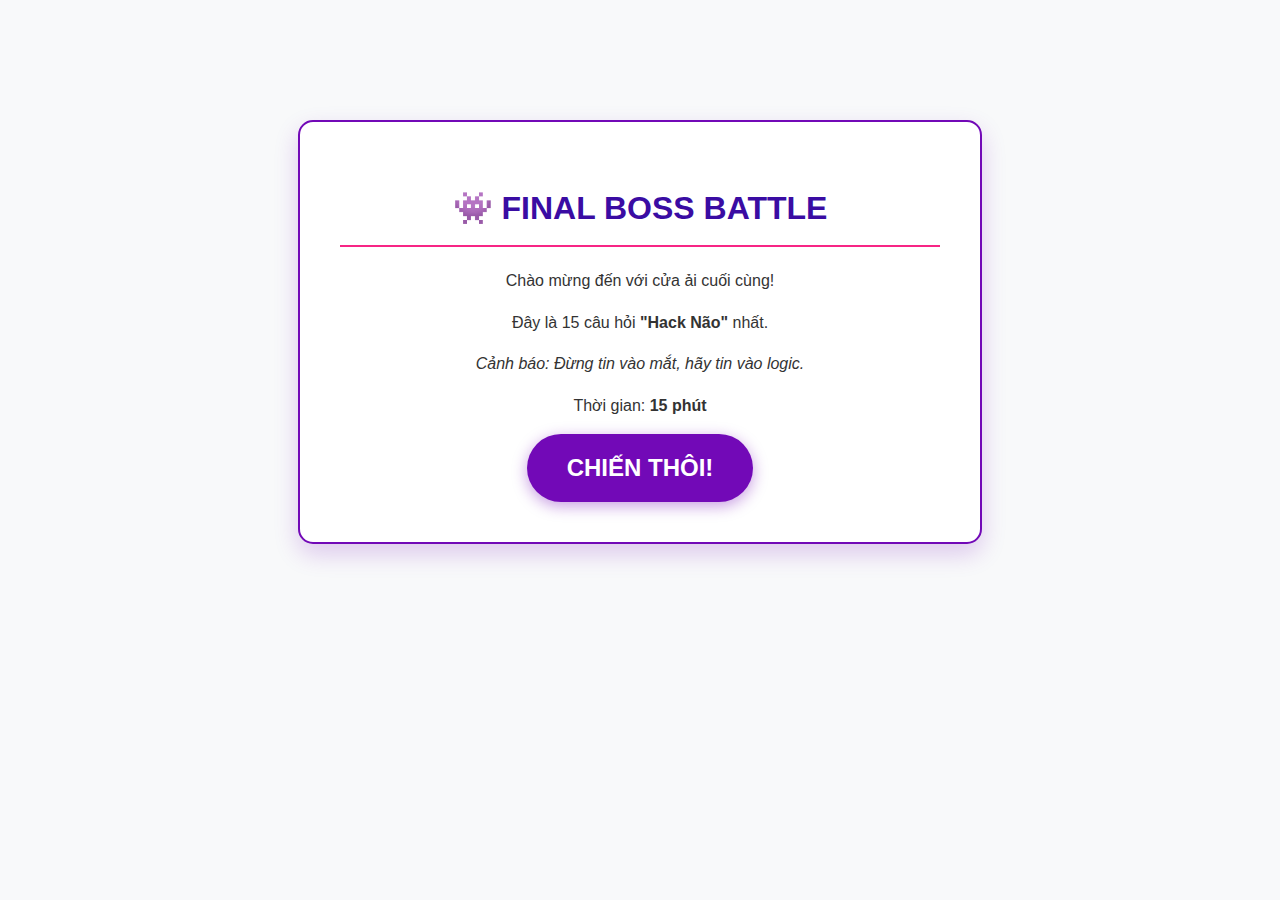
<file: Week 1/final-boss.html>
<!DOCTYPE html>
<html lang="vi">
<head>
<meta charset="UTF-8">
<meta name="viewport" content="width=device-width, initial-scale=1.0">
<title>Writing Coach: FINAL BOSS BATTLE</title>
<style>
    :root {
        --primary: #7209b7; /* Tím trùm cuối */
        --secondary: #3a0ca3;
        --accent: #f72585; /* Hồng neon */
        --bg: #f8f9fa;
        --text: #333;
    }
    body {
        font-family: 'Segoe UI', Tahoma, Geneva, Verdana, sans-serif;
        background-color: var(--bg);
        color: var(--text);
        line-height: 1.6;
        margin: 0;
        padding: 20px;
        padding-top: 70px;
    }
    .container {
        max-width: 800px;
        margin: 0 auto;
        background: white;
        padding: 30px;
        border-radius: 15px;
        box-shadow: 0 4px 15px rgba(0,0,0,0.1);
        display: none;
    }
    
    /* START SCREEN */
    #start-screen {
        max-width: 600px;
        margin: 50px auto;
        background: white;
        padding: 40px;
        border-radius: 15px;
        text-align: center;
        border: 2px solid var(--primary);
        box-shadow: 0 10px 25px rgba(114, 9, 183, 0.2);
    }
    .btn-start {
        background: var(--primary);
        color: white;
        border: none;
        padding: 20px 40px;
        font-size: 1.5em;
        font-weight: bold;
        border-radius: 50px;
        cursor: pointer;
        transition: transform 0.2s;
        box-shadow: 0 4px 15px rgba(114, 9, 183, 0.4);
    }
    .btn-start:hover { transform: scale(1.05); background: var(--secondary); }

    /* Sticky Timer */
    #timer-bar {
        position: fixed;
        top: 0;
        left: 0;
        width: 100%;
        background: var(--secondary);
        color: white;
        text-align: center;
        padding: 15px 0;
        font-size: 1.5em;
        font-weight: bold;
        z-index: 1000;
        display: none;
    }
    .warning { background-color: var(--accent) !important; animation: pulse 0.5s infinite; }
    
    @keyframes pulse {
        0% { transform: scale(1); }
        50% { transform: scale(1.02); }
        100% { transform: scale(1); }
    }

    h1 { color: var(--secondary); text-align: center; border-bottom: 2px solid var(--accent); padding-bottom: 10px; }
    
    .question-card {
        background: #fff;
        border: 1px solid #ddd;
        border-left: 6px solid var(--primary);
        padding: 20px;
        margin-bottom: 20px;
        border-radius: 8px;
    }
    .question-text { font-weight: bold; font-size: 1.15em; margin-bottom: 15px; display: block; }
    
    .options label {
        display: block;
        margin-bottom: 10px;
        cursor: pointer;
        padding: 12px;
        background: #f8f9fa;
        border-radius: 6px;
        border: 1px solid #eee;
        transition: 0.2s;
    }
    .options label:hover { background: #e0aaff; border-color: var(--primary); }
    .options input[type="radio"] { margin-right: 10px; transform: scale(1.2); }

    /* Explanation Styles */
    .explanation-box {
        margin-top: 15px;
        padding: 15px;
        background-color: #ede9fe;
        border-radius: 5px;
        border-left: 4px solid var(--accent);
        display: none;
    }
    .correct-text { color: #008000; font-weight: bold; }
    .wrong-text { color: #d00000; font-weight: bold; }

    .btn-submit {
        display: block;
        width: 100%;
        padding: 15px;
        background: var(--accent);
        color: white;
        border: none;
        border-radius: 8px;
        font-size: 1.2em;
        cursor: pointer;
        margin-top: 30px;
        font-weight: bold;
    }
    .btn-submit:hover { background: #c9184a; }
    
    /* REPORT */
    #report-section {
        display: none;
        margin-top: 30px;
        padding: 20px;
        background: #f3f4f6;
        border: 2px dashed var(--secondary);
    }
    textarea#final-report {
        width: 100%;
        height: 250px;
        font-family: monospace;
        padding: 10px;
        border: 1px solid #ccc;
        margin-bottom: 10px;
    }
</style>
</head>
<body>

<div id="start-screen">
    <h1>👾 FINAL BOSS BATTLE</h1>
    <p>Chào mừng đến với cửa ải cuối cùng!</p>
    <p>Đây là 15 câu hỏi <b>"Hack Não"</b> nhất.</p>
    <p><i>Cảnh báo: Đừng tin vào mắt, hãy tin vào logic.</i></p>
    <p>Thời gian: <b>15 phút</b></p>
    <button class="btn-start" onclick="startQuiz()">CHIẾN THÔI!</button>
</div>

<div id="timer-bar">Thời gian còn lại: <span id="time">15:00</span></div>

<div class="container" id="quiz-content">
    <h1>⚔️ Trận Chiến Cuối Cùng</h1>
    <div id="quiz-container"></div>
    <button class="btn-submit" onclick="submitQuiz()">Tung Chiêu Cuối (Nộp Bài)</button>
    
    <div id="report-section">
        <h3>📊 Kết Quả Trận Đấu</h3>
        <textarea id="final-report" readonly></textarea>
    </div>
</div>

<script>
    const questions = [
        // Bẫy Đảo Ngữ & There is/are
        { 
            q: "1. There _____ a book and two pens on the table.", 
            opts: ["is", "are", "be"], 
            a: "is", 
            exp: "☠️ <b>Bẫy 'There':</b> Với cấu trúc 'There is/are', động từ chia theo danh từ GẦN NHẤT. Gần nhất là 'a book' (số ít) -> dùng IS. (Dù phía sau có 2 pens kệ nó)." 
        },
        { 
            q: "2. Under the tree _____ three dogs.", 
            opts: ["stand", "stands", "standing"], 
            a: "stand", 
            exp: "☠️ <b>Bẫy Đảo Ngữ:</b> Chủ ngữ thật sự là 'three dogs' (nằm cuối câu) -> Số nhiều -> STAND (giữ nguyên). 'Under the tree' chỉ là trạng từ chỉ nơi chốn." 
        },
        
        // Bẫy Mệnh Đề Quan Hệ (Lồng ghép)
        { 
            q: "3. The woman who _____ next door _____ a doctor.", 
            opts: ["live / is", "lives / are", "lives / is"], 
            a: "lives / is", 
            exp: "☠️ <b>Bẫy Lồng Ghép:</b> Cả 2 động từ đều chia theo 'The woman' (số ít). 'The woman lives...' và 'The woman is...'" 
        },
        { 
            q: "4. The cars which _____ parked outside _____ to me.", 
            opts: ["is / belong", "are / belongs", "are / belong"], 
            a: "are / belong", 
            exp: "☠️ <b>Logic:</b> 'The cars' (số nhiều) -> are parked. Và 'The cars' (số nhiều) -> belong (giữ nguyên)." 
        },

        // Bẫy Chủ Ngữ Phức Tạp
        { 
            q: "5. Either you or I _____ responsible for this.", 
            opts: ["am", "are", "is"], 
            a: "am", 
            exp: "☠️ <b>Quy tắc 'Hoặc':</b> Với 'Either... or...', động từ chia theo chủ ngữ GẦN NHẤT. Gần nhất là 'I' -> dùng AM." 
        },
        { 
            q: "6. Neither the teacher nor the students _____ the answer.", 
            opts: ["know", "knows", "knowing"], 
            a: "know", 
            exp: "☠️ <b>Quy tắc 'Không ai':</b> Tương tự, chia theo gần nhất là 'students' (số nhiều) -> KNOW (giữ nguyên)." 
        },
        { 
            q: "7. Making friends _____ easier than keeping them.", 
            opts: ["is", "are", "be"], 
            a: "is", 
            exp: "☠️ <b>Bẫy V-ing:</b> Chủ ngữ là hành động 'Making' (số ít) -> IS. Đừng nhìn chữ 'friends' mà bị lừa!" 
        },

        // Bẫy Đại Từ & Số Lượng
        { 
            q: "8. Each of the students _____ a unique talent.", 
            opts: ["have", "has", "having"], 
            a: "has", 
            exp: "☠️ <b>Bẫy 'Each':</b> 'Each' (Mỗi một người) luôn luôn là số ít -> HAS. Dù phía sau là 'students'." 
        },
        { 
            q: "9. A number of students _____ absent today.", 
            opts: ["is", "are", "be"], 
            a: "are", 
            exp: "☠️ <b>Phân biệt:</b> 'A number of' = Many (Nhiều) -> Số nhiều -> ARE. (Khác với 'The number of' là số ít)." 
        },
        { 
            q: "10. Two-thirds of the cake _____ eaten.", 
            opts: ["was", "were", "be"], 
            a: "was", 
            exp: "☠️ <b>Bẫy Phân Số:</b> Với phân số, ta nhìn danh từ sau 'of'. 'The cake' (số ít/không đếm được) -> WAS." 
        },
        { 
            q: "11. Two-thirds of the students _____ boys.", 
            opts: ["is", "are", "be"], 
            a: "are", 
            exp: "☠️ <b>Bẫy Phân Số (2):</b> Nhìn sau 'of' thấy 'students' (số nhiều) -> ARE." 
        },

        // Bẫy Tên Riêng & Tập Hợp
        { 
            q: "12. 'Romeo and Juliet' _____ a classic play.", 
            opts: ["is", "are", "be"], 
            a: "is", 
            exp: "☠️ <b>Bẫy Tên Riêng:</b> Đây là TÊN của 1 vở kịch (dù có 'and') -> Số ít -> IS." 
        },
        { 
            q: "13. The police _____ looking for the thief.", 
            opts: ["is", "are", "be"], 
            a: "are", 
            exp: "☠️ <b>Ngoại lệ:</b> 'The police' (Cảnh sát nói chung) luôn được tính là số nhiều -> ARE." 
        },
        { 
            q: "14. Ten kilometers _____ a long way to walk.", 
            opts: ["is", "are", "be"], 
            a: "is", 
            exp: "☠️ <b>Khoảng cách:</b> Khoảng cách, thời gian, tiền bạc luôn là số ít -> IS." 
        },
        { 
            q: "15. What I need _____ a new computer.", 
            opts: ["is", "are", "am"], 
            a: "is", 
            exp: "☠️ <b>Mệnh đề danh ngữ:</b> Cả cụm 'What I need' (Cái điều tôi cần) đóng vai trò là chủ ngữ số ít -> IS." 
        }
    ];

    let timerInterval;
    let totalTime = 15 * 60; 

    function startQuiz() {
        document.getElementById('start-screen').style.display = 'none';
        document.getElementById('quiz-content').style.display = 'block';
        document.getElementById('timer-bar').style.display = 'block';
        
        const container = document.getElementById('quiz-container');
        questions.forEach((item, index) => {
            let optionsHTML = '';
            item.opts.forEach(opt => {
                optionsHTML += `<label><input type="radio" name="q${index}" value="${opt}"> ${opt}</label>`;
            });

            container.innerHTML += `
                <div class="question-card" id="card-${index}">
                    <span class="question-text">${item.q}</span>
                    <div class="options">${optionsHTML}</div>
                    <div class="explanation-box" id="exp-${index}">
                        ${item.exp}
                    </div>
                </div>
            `;
        });
        startTimer(totalTime);
    }

    function startTimer(duration) {
        let timer = duration, minutes, seconds;
        const display = document.getElementById('time');
        const timerBar = document.getElementById('timer-bar');

        timerInterval = setInterval(function () {
            minutes = parseInt(timer / 60, 10);
            seconds = parseInt(timer % 60, 10);
            minutes = minutes < 10 ? "0" + minutes : minutes;
            seconds = seconds < 10 ? "0" + seconds : seconds;
            display.textContent = minutes + ":" + seconds;

            if (timer < 60) timerBar.classList.add('warning');
            if (--timer < 0) {
                clearInterval(timerInterval);
                submitQuiz();
            }
        }, 1000);
    }

    function submitQuiz() {
        clearInterval(timerInterval);
        let score = 0;
        let reportText = `👾 KẾT QUẢ FINAL BOSS BATTLE\n--------------------------\n`;
        
        questions.forEach((item, index) => {
            const selected = document.querySelector(`input[name="q${index}"]:checked`);
            const expBox = document.getElementById(`exp-${index}`);
            expBox.style.display = 'block';

            let userAnswer = selected ? selected.value : "Bỏ trống";

            if (selected && selected.value === item.a) {
                score++;
                expBox.innerHTML = `<span class="correct-text">✅ CHÍNH XÁC!</span><br>` + expBox.innerHTML;
                document.getElementById(`card-${index}`).style.borderLeftColor = "#008000";
            } else {
                expBox.innerHTML = `<span class="wrong-text">❌ DÍNH BẪY RỒI! Đáp án: ${item.a}</span><br>` + expBox.innerHTML;
                document.getElementById(`card-${index}`).style.borderLeftColor = "#d00000";
                
                reportText += `❌ Câu ${index + 1}: ${userAnswer} (Sai). Đáp án: ${item.a}\n`;
            }
        });

        reportText = `🏆 ĐIỂM SỐ: ${score} / 15\n\n` + reportText;
        if(score >= 13) reportText += `\n🌟 ĐÁNH GIÁ: TUYỆT ĐỐI! Vợ đã phá đảo game này!`;
        else if(score >= 10) reportText += `\n😎 ĐÁNH GIÁ: Rất giỏi! Chỉ dính vài bẫy nhỏ.`;
        else reportText += `\n💀 ĐÁNH GIÁ: Boss hơi mạnh. Cần luyện thêm logic nâng cao!`;

        const reportArea = document.getElementById('report-section');
        document.getElementById('final-report').value = reportText;
        reportArea.style.display = 'block';
        document.querySelector('.btn-submit').remove();
        document.getElementById('timer-bar').style.display = 'none';
        reportArea.scrollIntoView({behavior: "smooth"});
    }
</script>
</body>
</html>
</file>
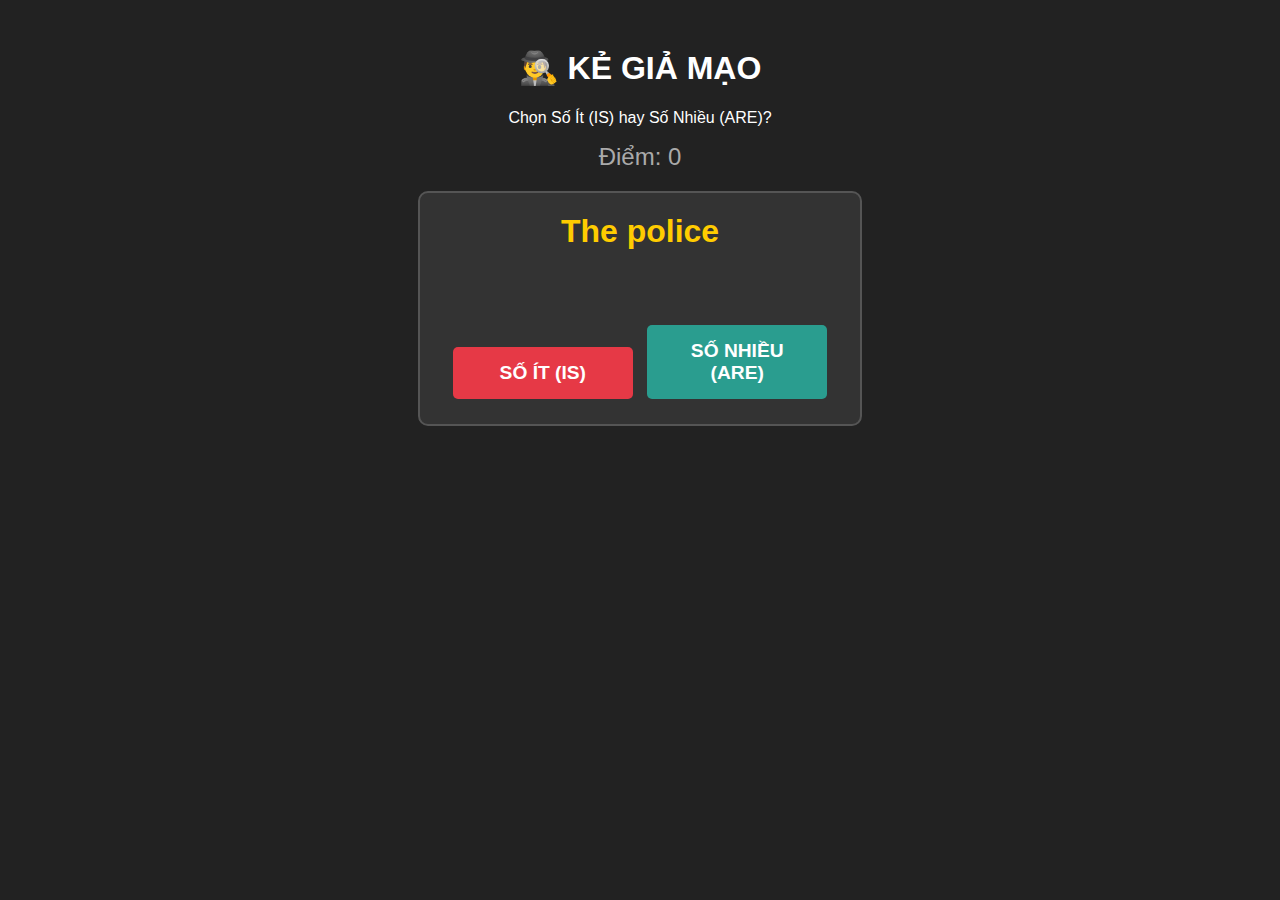
<file: Week 1/mini-game.html>
<!DOCTYPE html>
<html lang="vi">
<head>
<meta charset="UTF-8">
<meta name="viewport" content="width=device-width, initial-scale=1.0">
<title>Mini Game: Kẻ Giả Mạo</title>
<style>
    body { font-family: 'Arial', sans-serif; background: #222; color: #fff; text-align: center; padding: 20px; }
    .card { background: #333; max-width: 400px; margin: 20px auto; padding: 20px; border-radius: 10px; border: 2px solid #555; }
    .word { font-size: 2em; font-weight: bold; margin-bottom: 20px; color: #ffcc00; }
    .btn { padding: 15px 30px; font-size: 1.2em; margin: 5px; cursor: pointer; border: none; border-radius: 5px; font-weight: bold; width: 45%; }
    .btn-singular { background: #e63946; color: white; } /* Đỏ cho số ít */
    .btn-plural { background: #2a9d8f; color: white; } /* Xanh cho số nhiều */
    .result { margin-top: 15px; font-size: 1.2em; min-height: 30px; }
    .score { font-size: 1.5em; color: #aaa; margin-bottom: 10px; }
</style>
</head>
<body>

<h1>🕵️‍♂️ KẺ GIẢ MẠO</h1>
<p>Chọn Số Ít (IS) hay Số Nhiều (ARE)?</p>

<div class="score">Điểm: <span id="score">0</span></div>

<div class="card">
    <div class="word" id="currentWord">???</div>
    <div class="result" id="resultMsg"></div>
    <div style="margin-top:20px;">
        <button class="btn btn-singular" onclick="checkAnswer('singular')">SỐ ÍT (IS)</button>
        <button class="btn btn-plural" onclick="checkAnswer('plural')">SỐ NHIỀU (ARE)</button>
    </div>
</div>

<script>
    // DANH SÁCH TỪ LỪA ĐẢO
    const blacklist = [
        { word: "The police", type: "plural", exp: "Cảnh sát (Lực lượng) -> Số nhiều" },
        { word: "News", type: "singular", exp: "Tin tức (Không đếm được) -> Số ít" },
        { word: "People", type: "plural", exp: "Mọi người -> Số nhiều" },
        { word: "Physics", type: "singular", exp: "Tên môn học -> Số ít" },
        { word: "Jeans", type: "plural", exp: "Quần 2 ống -> Số nhiều" },
        { word: "The cattle", type: "plural", exp: "Gia súc (Đàn) -> Số nhiều" },
        { word: "Mathematics", type: "singular", exp: "Tên môn học -> Số ít" },
        { word: "Scissors", type: "plural", exp: "Cái kéo (2 lưỡi) -> Số nhiều" },
        { word: "The poor", type: "plural", exp: "Người nghèo (Tầng lớp) -> Số nhiều" },
        { word: "Measles", type: "singular", exp: "Tên bệnh (Sởi) -> Số ít" },
        { word: "Children", type: "plural", exp: "Trẻ em (Nhiều đứa) -> Số nhiều" },
        { word: "A pair of jeans", type: "singular", exp: "Một cái quần (A pair) -> Số ít" }
    ];

    let currentIdx = 0;
    let score = 0;

    function loadWord() {
        if (currentIdx >= blacklist.length) {
            document.querySelector('.card').innerHTML = `<h2>🎉 HOÀN THÀNH!</h2><p>Bạn đã thuộc lòng danh sách đen!</p>`;
            return;
        }
        document.getElementById('currentWord').innerText = blacklist[currentIdx].word;
        document.getElementById('resultMsg').innerText = "";
    }

    function checkAnswer(choice) {
        const item = blacklist[currentIdx];
        const msg = document.getElementById('resultMsg');
        
        if (choice === item.type) {
            score++;
            document.getElementById('score').innerText = score;
            msg.innerHTML = `<span style="color:#4cc9f0">✅ Chính xác! (${item.exp})</span>`;
            setTimeout(() => {
                currentIdx++;
                loadWord();
            }, 1500);
        } else {
            msg.innerHTML = `<span style="color:#ff5c5c">❌ Sai rồi! (${item.exp})</span>`;
        }
    }

    loadWord();
</script>

</body>
</html>
</file>
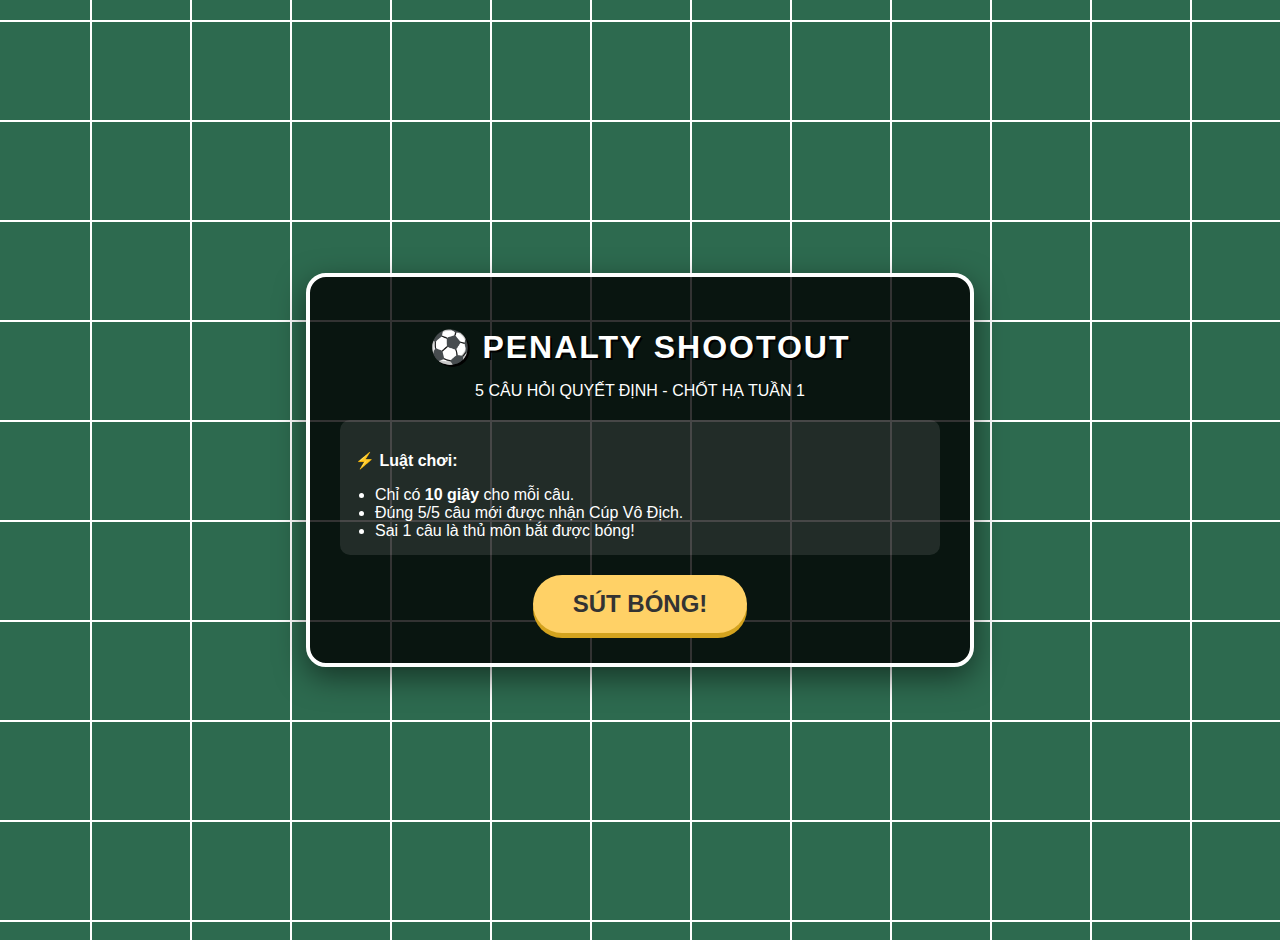
<file: Week 2/1. bai-tap-1_2.html>
<!DOCTYPE html>
<html lang="vi">
<head>
<meta charset="UTF-8">
<meta name="viewport" content="width=device-width, initial-scale=1.0">
<title>Week 1: Penalty Shootout</title>
<style>
    :root {
        --grass: #2d6a4f;
        --line: #ffffff;
        --ball: #f0f0f0;
        --text: #fff;
    }
    body {
        font-family: 'Segoe UI', Tahoma, Geneva, Verdana, sans-serif;
        background-color: var(--grass);
        background-image: 
            linear-gradient(var(--line) 2px, transparent 2px),
            linear-gradient(90deg, var(--line) 2px, transparent 2px);
        background-size: 100px 100px;
        background-position: center;
        color: var(--text);
        margin: 0;
        padding: 20px;
        display: flex;
        justify-content: center;
        align-items: center;
        min-height: 100vh;
        overflow: hidden;
    }

    .container {
        background: rgba(0, 0, 0, 0.8);
        padding: 30px;
        border-radius: 20px;
        box-shadow: 0 10px 30px rgba(0,0,0,0.5);
        text-align: center;
        max-width: 600px;
        width: 100%;
        border: 4px solid var(--line);
        position: relative;
    }

    h1 { margin-bottom: 10px; text-transform: uppercase; letter-spacing: 2px; text-shadow: 2px 2px 0 #000; }
    
    .status-bar {
        display: flex;
        justify-content: space-between;
        margin-bottom: 20px;
        font-size: 1.2em;
        font-weight: bold;
        background: #1b4332;
        padding: 10px;
        border-radius: 10px;
    }

    .question-box {
        font-size: 1.5em;
        margin: 30px 0;
        min-height: 80px;
        display: flex;
        align-items: center;
        justify-content: center;
    }

    .options {
        display: grid;
        grid-template-columns: 1fr 1fr;
        gap: 20px;
    }

    .btn-opt {
        background: #fff;
        color: #333;
        border: none;
        padding: 20px;
        font-size: 1.2em;
        font-weight: bold;
        border-radius: 10px;
        cursor: pointer;
        transition: transform 0.1s, background 0.2s;
        box-shadow: 0 5px 0 #ccc;
    }
    .btn-opt:active { transform: translateY(4px); box-shadow: 0 1px 0 #ccc; }
    .btn-opt:hover { background: #f0f0f0; }

    /* Animation cho kết quả */
    .overlay {
        position: absolute;
        top: 0; left: 0; right: 0; bottom: 0;
        background: rgba(0,0,0,0.9);
        display: none;
        flex-direction: column;
        justify-content: center;
        align-items: center;
        border-radius: 16px;
        z-index: 100;
    }
    .result-text { font-size: 3em; font-weight: bold; margin-bottom: 20px; }
    .goal { color: #4cc9f0; animation: popIn 0.5s cubic-bezier(0.68, -0.55, 0.27, 1.55); }
    .miss { color: #ef476f; animation: shake 0.5s; }

    @keyframes popIn { 0% { transform: scale(0); } 80% { transform: scale(1.2); } 100% { transform: scale(1); } }
    @keyframes shake { 0% { transform: translate(1px, 1px) rotate(0deg); } 10% { transform: translate(-1px, -2px) rotate(-1deg); } 20% { transform: translate(-3px, 0px) rotate(1deg); } 30% { transform: translate(3px, 2px) rotate(0deg); } 40% { transform: translate(1px, -1px) rotate(1deg); } 50% { transform: translate(-1px, 2px) rotate(-1deg); } 60% { transform: translate(-3px, 1px) rotate(0deg); } 70% { transform: translate(3px, 1px) rotate(-1deg); } 80% { transform: translate(-1px, -1px) rotate(1deg); } 90% { transform: translate(1px, 2px) rotate(0deg); } 100% { transform: translate(1px, -2px) rotate(-1deg); } }

    /* Timer Bar */
    .timer-container { width: 100%; height: 10px; background: #555; border-radius: 5px; margin-top: 20px; overflow: hidden; }
    .timer-fill { height: 100%; background: #ef476f; width: 100%; transition: width 1s linear; }

    /* Start Screen */
    #start-screen { display: block; }
    #game-screen { display: none; }
    
    .btn-start { background: #ffd166; color: #333; padding: 15px 40px; font-size: 1.5em; border: none; border-radius: 50px; cursor: pointer; font-weight: bold; box-shadow: 0 5px 0 #d4a31e; text-transform: uppercase; }
    .btn-start:hover { transform: scale(1.05); }

    .score-dots { display: flex; gap: 5px; }
    .dot { width: 15px; height: 15px; background: #555; border-radius: 50%; border: 1px solid #fff; }
    .dot.green { background: #06d6a0; }
    .dot.red { background: #ef476f; }

</style>
</head>
<body>

<div class="container" id="start-screen">
    <h1>⚽ PENALTY SHOOTOUT</h1>
    <p>5 CÂU HỎI QUYẾT ĐỊNH - CHỐT HẠ TUẦN 1</p>
    <div style="text-align: left; background: rgba(255,255,255,0.1); padding: 15px; margin: 20px 0; border-radius: 10px;">
        <p>⚡ <b>Luật chơi:</b></p>
        <ul style="margin: 0; padding-left: 20px;">
            <li>Chỉ có <b>10 giây</b> cho mỗi câu.</li>
            <li>Đúng 5/5 câu mới được nhận Cúp Vô Địch.</li>
            <li>Sai 1 câu là thủ môn bắt được bóng!</li>
        </ul>
    </div>
    <button class="btn-start" onclick="startGame()">SÚT BÓNG!</button>
</div>

<div class="container" id="game-screen">
    <div class="status-bar">
        <span>Cú sút: <span id="q-num">1</span>/5</span>
        <div class="score-dots" id="score-dots">
            <div class="dot" id="dot-0"></div>
            <div class="dot" id="dot-1"></div>
            <div class="dot" id="dot-2"></div>
            <div class="dot" id="dot-3"></div>
            <div class="dot" id="dot-4"></div>
        </div>
    </div>

    <div class="question-box" id="question-text">Loading...</div>

    <div class="options">
        <button class="btn-opt" id="opt-1" onclick="checkAnswer(0)">Option 1</button>
        <button class="btn-opt" id="opt-2" onclick="checkAnswer(1)">Option 2</button>
    </div>

    <div class="timer-container">
        <div class="timer-fill" id="timer-bar"></div>
    </div>

    <div class="overlay" id="overlay">
        <div class="result-text" id="res-text">GOAL!</div>
        <p id="res-expl" style="font-size: 1.2em; max-width: 80%;">Giải thích</p>
        <button class="btn-start" style="font-size: 1em; padding: 10px 30px;" onclick="nextQuestion()">Tiếp tục</button>
    </div>
</div>

<div class="container" id="end-screen" style="display: none;">
    <h1 id="end-title">KẾT QUẢ</h1>
    <div id="trophy" style="font-size: 5em; margin: 20px;">🏆</div>
    <p id="end-msg" style="font-size: 1.2em;">...</p>
    <button class="btn-start" onclick="location.reload()">ĐÁ LẠI</button>
</div>

<script>
    const questions = [
        { q: "1. <b>A number of</b> problems _____ (happen/happens).", opts: ["happen", "happens"], a: 0, exp: "Chính xác! 'A number of' = Many (Nhiều) -> Số nhiều." },
        { q: "2. <b>The number of</b> students _____ (is/are) 20.", opts: ["is", "are"], a: 0, exp: "Chuẩn! 'The number of' là Con số cụ thể -> Số ít." },
        { q: "3. <b>One of</b> the boxes _____ (is/are) open.", opts: ["is", "are"], a: 0, exp: "VÀO! Chủ ngữ là 'ONE' (Một cái) -> Số ít." },
        { q: "4. Where _____ (is/are) the <b>scissors</b>?", opts: ["is", "are"], a: 1, exp: "TUYỆT VỜI! Kéo có 2 lưỡi -> Luôn số nhiều." },
        { q: "5. Neither Mom nor <b>I</b> _____ (am/is) right.", opts: ["am", "is"], a: 0, exp: "GOAL! Chia theo chủ ngữ gần nhất (I) -> Am." }
    ];

    let currentQ = 0;
    let score = 0;
    let timer;
    let timeLeft = 10;

    function startGame() {
        document.getElementById('start-screen').style.display = 'none';
        document.getElementById('game-screen').style.display = 'block';
        loadQuestion();
    }

    function loadQuestion() {
        if (currentQ >= questions.length) {
            endGame();
            return;
        }

        const q = questions[currentQ];
        document.getElementById('q-num').innerText = currentQ + 1;
        document.getElementById('question-text').innerHTML = q.q;
        document.getElementById('opt-1').innerText = q.opts[0];
        document.getElementById('opt-2').innerText = q.opts[1];
        
        // Reset Timer
        timeLeft = 10;
        document.getElementById('timer-bar').style.width = '100%';
        clearInterval(timer);
        timer = setInterval(() => {
            timeLeft--;
            document.getElementById('timer-bar').style.width = (timeLeft * 10) + '%';
            if (timeLeft <= 0) {
                timeOut();
            }
        }, 1000);
    }

    function checkAnswer(selectedIdx) {
        clearInterval(timer);
        const q = questions[currentQ];
        const overlay = document.getElementById('overlay');
        const resText = document.getElementById('res-text');
        const resExpl = document.getElementById('res-expl');
        const dot = document.getElementById(`dot-${currentQ}`);

        if (selectedIdx === q.a) {
            // Đúng
            score++;
            resText.innerHTML = "GOAL! ⚽";
            resText.className = "result-text goal";
            resExpl.innerText = q.exp;
            dot.className = "dot green";
        } else {
            // Sai
            resText.innerHTML = "MISS! ❌";
            resText.className = "result-text miss";
            resExpl.innerHTML = `Tiếc quá! Thủ môn bắt được rồi.<br>Đáp án đúng: <b>${q.opts[q.a]}</b>`;
            dot.className = "dot red";
        }
        overlay.style.display = 'flex';
    }

    function timeOut() {
        clearInterval(timer);
        const q = questions[currentQ];
        const overlay = document.getElementById('overlay');
        const resText = document.getElementById('res-text');
        const resExpl = document.getElementById('res-expl');
        const dot = document.getElementById(`dot-${currentQ}`);

        resText.innerHTML = "HẾT GIỜ! ⏰";
        resText.className = "result-text miss";
        resExpl.innerHTML = `Chậm chân quá!<br>Đáp án đúng: <b>${q.opts[q.a]}</b>`;
        dot.className = "dot red";
        overlay.style.display = 'flex';
    }

    function nextQuestion() {
        document.getElementById('overlay').style.display = 'none';
        currentQ++;
        loadQuestion();
    }

    function endGame() {
        document.getElementById('game-screen').style.display = 'none';
        const endScreen = document.getElementById('end-screen');
        const trophy = document.getElementById('trophy');
        const msg = document.getElementById('end-msg');
        endScreen.style.display = 'block';

        if (score === 5) {
            trophy.innerHTML = "🏆";
            document.getElementById('end-title').innerText = "VÔ ĐỊCH TUẦN 1!";
            msg.innerText = "Chúc mừng vợ! Em đã sút vào cả 5 quả. Kỹ năng S-V Agreement đã thượng thừa!";
        } else if (score >= 3) {
            trophy.innerHTML = "🥈";
            document.getElementById('end-title').innerText = "Á QUÂN!";
            msg.innerText = `Kết quả: ${score}/5 bàn. Khá tốt, nhưng cần luyện thêm chút nữa để bách phát bách trúng nhé.`;
        } else {
            trophy.innerHTML = "🥺";
            document.getElementById('end-title').innerText = "CỐ LÊN!";
            msg.innerText = `Kết quả: ${score}/5 bàn. Thủ môn đội bạn bắt ghê quá. Mình ôn lại bài rồi đá lại nha!`;
        }
    }
</script>

</body>
</html>
</file>
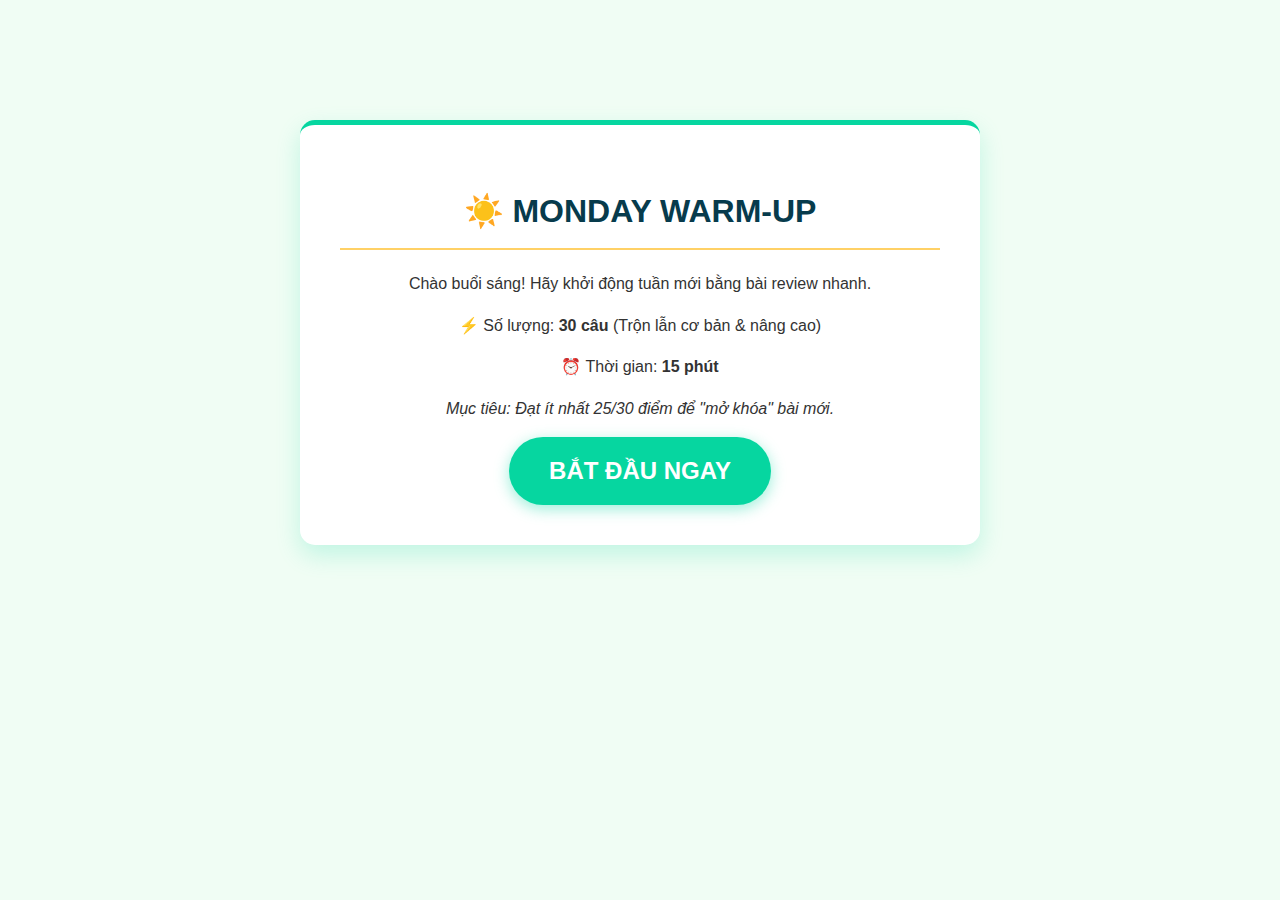
<file: Week 2/2. bai-tap-1.html>
<!DOCTYPE html>
<html lang="vi">
<head>
<meta charset="UTF-8">
<meta name="viewport" content="width=device-width, initial-scale=1.0">
<title>Week 1 Review: Monday Morning Warm-up</title>
<style>
    :root {
        --primary: #06d6a0; /* Xanh Mint tươi sáng */
        --secondary: #073b4c;
        --accent: #ffd166; /* Vàng năng lượng */
        --bg: #f0fdf4;
        --text: #333;
    }
    body {
        font-family: 'Segoe UI', Tahoma, Geneva, Verdana, sans-serif;
        background-color: var(--bg);
        color: var(--text);
        line-height: 1.6;
        margin: 0;
        padding: 20px;
        padding-top: 70px;
    }
    .container {
        max-width: 800px;
        margin: 0 auto;
        background: white;
        padding: 30px;
        border-radius: 15px;
        box-shadow: 0 4px 15px rgba(0,0,0,0.1);
        display: none;
    }
    
    /* START SCREEN */
    #start-screen {
        max-width: 600px;
        margin: 50px auto;
        background: white;
        padding: 40px;
        border-radius: 15px;
        text-align: center;
        border-top: 5px solid var(--primary);
        box-shadow: 0 10px 25px rgba(6, 214, 160, 0.2);
    }
    .btn-start {
        background: var(--primary);
        color: white;
        border: none;
        padding: 20px 40px;
        font-size: 1.5em;
        font-weight: bold;
        border-radius: 50px;
        cursor: pointer;
        transition: transform 0.2s;
        box-shadow: 0 4px 15px rgba(6, 214, 160, 0.4);
        text-transform: uppercase;
    }
    .btn-start:hover { transform: scale(1.05); background: #05b585; }

    /* Sticky Timer */
    #timer-bar {
        position: fixed;
        top: 0;
        left: 0;
        width: 100%;
        background: var(--secondary);
        color: white;
        text-align: center;
        padding: 15px 0;
        font-size: 1.5em;
        font-weight: bold;
        z-index: 1000;
        display: none;
    }
    .warning { background-color: #ef476f !important; animation: pulse 0.5s infinite; }
    
    @keyframes pulse {
        0% { transform: scale(1); }
        50% { transform: scale(1.02); }
        100% { transform: scale(1); }
    }

    h1 { color: var(--secondary); text-align: center; border-bottom: 2px solid var(--accent); padding-bottom: 10px; }
    
    .question-card {
        background: #fff;
        border: 1px solid #ddd;
        border-left: 6px solid var(--primary);
        padding: 20px;
        margin-bottom: 20px;
        border-radius: 8px;
    }
    .question-text { font-weight: bold; font-size: 1.1em; margin-bottom: 15px; display: block; }
    
    .options label {
        display: block;
        margin-bottom: 10px;
        cursor: pointer;
        padding: 12px;
        background: #f8f9fa;
        border-radius: 6px;
        border: 1px solid #eee;
        transition: 0.2s;
    }
    .options label:hover { background: #e0f2f1; border-color: var(--primary); }
    .options input[type="radio"] { margin-right: 10px; transform: scale(1.2); }

    /* Explanation Styles */
    .explanation-box {
        margin-top: 15px;
        padding: 15px;
        background-color: #e3f2fd;
        border-radius: 5px;
        border-left: 4px solid var(--secondary);
        display: none;
        font-size: 0.95em;
    }
    .correct-text { color: #06d6a0; font-weight: bold; }
    .wrong-text { color: #ef476f; font-weight: bold; }

    .btn-submit {
        display: block;
        width: 100%;
        padding: 15px;
        background: var(--secondary);
        color: white;
        border: none;
        border-radius: 8px;
        font-size: 1.2em;
        cursor: pointer;
        margin-top: 30px;
        font-weight: bold;
    }
    .btn-submit:hover { background: #073b4c; }
    
    /* REPORT */
    #report-section {
        display: none;
        margin-top: 30px;
        padding: 20px;
        background: #f1faee;
        border: 2px dashed var(--secondary);
        border-radius: 10px;
    }
    textarea#final-report {
        width: 100%;
        height: 250px;
        font-family: monospace;
        padding: 10px;
        border: 1px solid #ccc;
        margin-bottom: 10px;
        border-radius: 5px;
    }
    .btn-copy {
        background: var(--primary);
        color: white;
        padding: 10px 20px;
        border: none;
        border-radius: 5px;
        cursor: pointer;
        font-weight: bold;
    }
</style>
</head>
<body>

<div id="start-screen">
    <h1>☀️ MONDAY WARM-UP</h1>
    <p>Chào buổi sáng! Hãy khởi động tuần mới bằng bài review nhanh.</p>
    <p>⚡ Số lượng: <b>30 câu</b> (Trộn lẫn cơ bản & nâng cao)</p>
    <p>⏰ Thời gian: <b>15 phút</b></p>
    <p><i>Mục tiêu: Đạt ít nhất 25/30 điểm để "mở khóa" bài mới.</i></p>
    <button class="btn-start" onclick="startQuiz()">BẮT ĐẦU NGAY</button>
</div>

<div id="timer-bar">Thời gian còn lại: <span id="time">15:00</span></div>

<div class="container" id="quiz-content">
    <h1>📝 Review Tổng Hợp Tuần 1</h1>
    <div id="quiz-container"></div>
    <button class="btn-submit" onclick="submitQuiz()">Nộp Bài Review</button>
    
    <div id="report-section">
        <h3>📊 Kết Quả Warm-up</h3>
        <textarea id="final-report" readonly></textarea>
        <button class="btn-copy" onclick="copyReport()">📋 Sao chép kết quả</button>
        <span id="copy-status" style="color: green; display: none; margin-left: 10px;">Đã copy!</span>
    </div>
</div>

<script>
    const questions = [
        // --- BASIC S-V AGREEMENT ---
        { q: "1. My husband always _____ up at 6 AM.", opts: ["wake", "wakes", "waking"], a: "wakes", exp: "Cơ bản: Chủ ngữ 'My husband' (He) -> Wakes." },
        { q: "2. I usually _____ my teeth right after breakfast.", opts: ["brush", "brushes", "brushing"], a: "brush", exp: "Cơ bản: Chủ ngữ 'I' -> Brush (nguyên thể)." },
        { q: "3. She _____ like drinking coffee.", opts: ["don't", "doesn't", "isn't"], a: "doesn't", exp: "Cơ bản: She -> Doesn't." },
        { q: "4. They _____ to the gym twice a week.", opts: ["go", "goes", "going"], a: "go", exp: "Cơ bản: They -> Go." },
        { q: "5. Does your son _____ cartoon?", opts: ["watch", "watches", "watching"], a: "watch", exp: "Trợ lý: Có 'Does' đứng đầu -> Watch (nguyên thể)." },

        // --- COLLOCATIONS (Cụm từ) ---
        { q: "6. I need to _____ a good night's sleep.", opts: ["have", "make", "get"], a: "get", exp: "Collocation: Get a good night's sleep." },
        { q: "7. My wife likes to _____ dinner for the family.", opts: ["cook", "do", "create"], a: "cook", exp: "Collocation: Cook/Prepare dinner." },
        { q: "8. He uses his phone to _____ through social media.", opts: ["run", "scroll", "surf"], a: "scroll", exp: "Collocation: Scroll through social media." },
        { q: "9. After work, I usually _____ on the sofa.", opts: ["unwind", "sleep", "drop"], a: "unwind", exp: "Collocation: Unwind (thư giãn/xả hơi)." },
        { q: "10. She _____ her teeth twice a day.", opts: ["washes", "hits", "brushes"], a: "brushes", exp: "Collocation: Brush teeth (Không dùng wash/hit)." },

        // --- SPECIAL NOUNS (Police, News...) ---
        { q: "11. The police _____ investigating the case.", opts: ["is", "are", "be"], a: "are", exp: "Ngoại lệ: The Police luôn là số nhiều -> Are." },
        { q: "12. The news on TV _____ very boring today.", opts: ["is", "are", "be"], a: "is", exp: "Ngoại lệ: News (Tin tức) không đếm được -> Is." },
        { q: "13. My new jeans _____ really expensive.", opts: ["is", "are", "be"], a: "are", exp: "Ngoại lệ: Jeans (có 2 ống) -> Are." },
        { q: "14. Physics _____ my favorite subject at school.", opts: ["is", "are", "be"], a: "is", exp: "Ngoại lệ: Môn học tận cùng 's' -> Is." },
        { q: "15. Where _____ the scissors?", opts: ["is", "are", "be"], a: "are", exp: "Ngoại lệ: Scissors (Kéo 2 lưỡi) -> Are." },

        // --- TRICKY SUBJECTS (Everyone, Nobody, V-ing) ---
        { q: "16. Everyone in the room _____ listening.", opts: ["is", "are", "be"], a: "is", exp: "Đại từ bất định: Everyone -> Is." },
        { q: "17. Nobody _____ the answer.", opts: ["know", "knows", "knowing"], a: "knows", exp: "Đại từ bất định: Nobody -> Knows (số ít)." },
        { q: "18. Playing video games _____ fun.", opts: ["is", "are", "be"], a: "is", exp: "V-ing làm chủ ngữ (Playing) -> Is." },
        { q: "19. Smoking _____ bad for your health.", opts: ["is", "are", "be"], a: "is", exp: "V-ing làm chủ ngữ (Smoking) -> Is." },
        { q: "20. One of my sisters _____ a teacher.", opts: ["is", "are", "am"], a: "is", exp: "One of... (Một trong những...) -> Is." },

        // --- ADVANCED LOGIC (A number of, Either/Or) ---
        { q: "21. A number of students _____ waiting outside.", opts: ["is", "are", "be"], a: "are", exp: "A number of = Many (Nhiều) -> Are." },
        { q: "22. The number of cars _____ increasing.", opts: ["is", "are", "be"], a: "is", exp: "The number of = Con số cụ thể -> Is." },
        { q: "23. Either John or his friends _____ coming to the party.", opts: ["is", "are", "be"], a: "are", exp: "Either/Or: Chia theo 'his friends' (gần nhất) -> Are." },
        { q: "24. Neither the students nor the teacher _____ happy.", opts: ["look", "looks", "looking"], a: "looks", exp: "Neither/Nor: Chia theo 'the teacher' (gần nhất) -> Looks." },
        { q: "25. Bread and butter _____ my favorite breakfast.", opts: ["is", "are", "be"], a: "is", exp: "Món ăn combo: Bread and butter -> Is." },

        // --- MIXED BAG (Tổng hợp cuối) ---
        { q: "26. There _____ a cat and three dogs in the yard.", opts: ["is", "are", "be"], a: "is", exp: "There is/are: Chia theo danh từ đầu tiên (a cat) -> Is." },
        { q: "27. Ten dollars _____ not enough.", opts: ["is", "are", "be"], a: "is", exp: "Tiền bạc: 10 dollars là 1 khoản tiền -> Is." },
        { q: "28. The poor _____ help from the government.", opts: ["need", "needs", "needing"], a: "need", exp: "The Poor (Nhóm người nghèo) -> Need (số nhiều)." },
        { q: "29. Why _____ she look so sad?", opts: ["do", "does", "is"], a: "does", exp: "Câu hỏi: She + Look (động từ thường) -> Mượn Does." },
        { q: "30. He rarely _____ his parents.", opts: ["visit", "visits", "visiting"], a: "visits", exp: "Trạng từ: Rarely giống Usually -> Visits." }
    ];

    let timerInterval;
    let totalTime = 15 * 60; 
    let timeSpent = 0;

    function startQuiz() {
        document.getElementById('start-screen').style.display = 'none';
        document.getElementById('quiz-content').style.display = 'block';
        document.getElementById('timer-bar').style.display = 'block';
        
        const container = document.getElementById('quiz-container');
        questions.forEach((item, index) => {
            let optionsHTML = '';
            item.opts.forEach(opt => {
                optionsHTML += `<label><input type="radio" name="q${index}" value="${opt}"> ${opt}</label>`;
            });

            container.innerHTML += `
                <div class="question-card" id="card-${index}">
                    <span class="question-text">${item.q}</span>
                    <div class="options">${optionsHTML}</div>
                    <div class="explanation-box" id="exp-${index}">
                        ${item.exp}
                    </div>
                </div>
            `;
        });
        startTimer(totalTime);
    }

    function startTimer(duration) {
        let timer = duration, minutes, seconds;
        const display = document.getElementById('time');
        const timerBar = document.getElementById('timer-bar');

        timerInterval = setInterval(function () {
            timeSpent = duration - timer;
            minutes = parseInt(timer / 60, 10);
            seconds = parseInt(timer % 60, 10);
            minutes = minutes < 10 ? "0" + minutes : minutes;
            seconds = seconds < 10 ? "0" + seconds : seconds;
            display.textContent = minutes + ":" + seconds;

            if (timer < 60) timerBar.classList.add('warning');
            if (--timer < 0) {
                clearInterval(timerInterval);
                submitQuiz();
            }
        }, 1000);
    }

    function formatTime(seconds) {
        let m = Math.floor(seconds / 60);
        let s = seconds % 60;
        return `${m} phút ${s} giây`;
    }

    function submitQuiz() {
        clearInterval(timerInterval);
        let score = 0;
        let reportText = `☀️ KẾT QUẢ REVIEW TUẦN 1 (THỨ 2)\n--------------------------\n`;
        reportText += `⏰ Thời gian: ${formatTime(timeSpent)}\n`;
        
        let wrongList = "";

        questions.forEach((item, index) => {
            const selected = document.querySelector(`input[name="q${index}"]:checked`);
            const expBox = document.getElementById(`exp-${index}`);
            expBox.style.display = 'block';

            if (selected && selected.value === item.a) {
                score++;
                expBox.innerHTML = `<span class="correct-text">✅ CHÍNH XÁC!</span><br>` + expBox.innerHTML;
                document.getElementById(`card-${index}`).style.borderLeftColor = "#06d6a0";
            } else {
                let userAns = selected ? selected.value : "Bỏ trống";
                expBox.innerHTML = `<span class="wrong-text">❌ SAI RỒI! (Đáp án: ${item.a})</span><br>` + expBox.innerHTML;
                document.getElementById(`card-${index}`).style.borderLeftColor = "#ef476f";
                wrongList += `❌ Câu ${index+1}: Chọn '${userAns}' -> Sai. (Nhớ: ${item.exp})\n`;
            }
        });

        reportText += `🏆 ĐIỂM SỐ: ${score} / 30\n\n`;
        
        if (score >= 25) {
            reportText += `🌟 ĐÁNH GIÁ: TUYỆT VỜI! Vợ đã sẵn sàng học bài mới (Past Simple)!\n`;
        } else {
            reportText += `💪 ĐÁNH GIÁ: Cần ôn lại một chút trước khi qua bài mới nhé.\n`;
            reportText += `\n⚠️ DANH SÁCH LỖI SAI:\n${wrongList}`;
        }

        const reportArea = document.getElementById('report-section');
        document.getElementById('final-report').value = reportText;
        reportArea.style.display = 'block';
        document.querySelector('.btn-submit').remove();
        document.getElementById('timer-bar').style.display = 'none';
        reportArea.scrollIntoView({behavior: "smooth"});
    }

    function copyReport() {
        const copyText = document.getElementById("final-report");
        copyText.select();
        copyText.setSelectionRange(0, 99999);
        navigator.clipboard.writeText(copyText.value).then(() => {
            document.getElementById("copy-status").style.display = "inline";
        });
    }
</script>
</body>
</html>
</file>
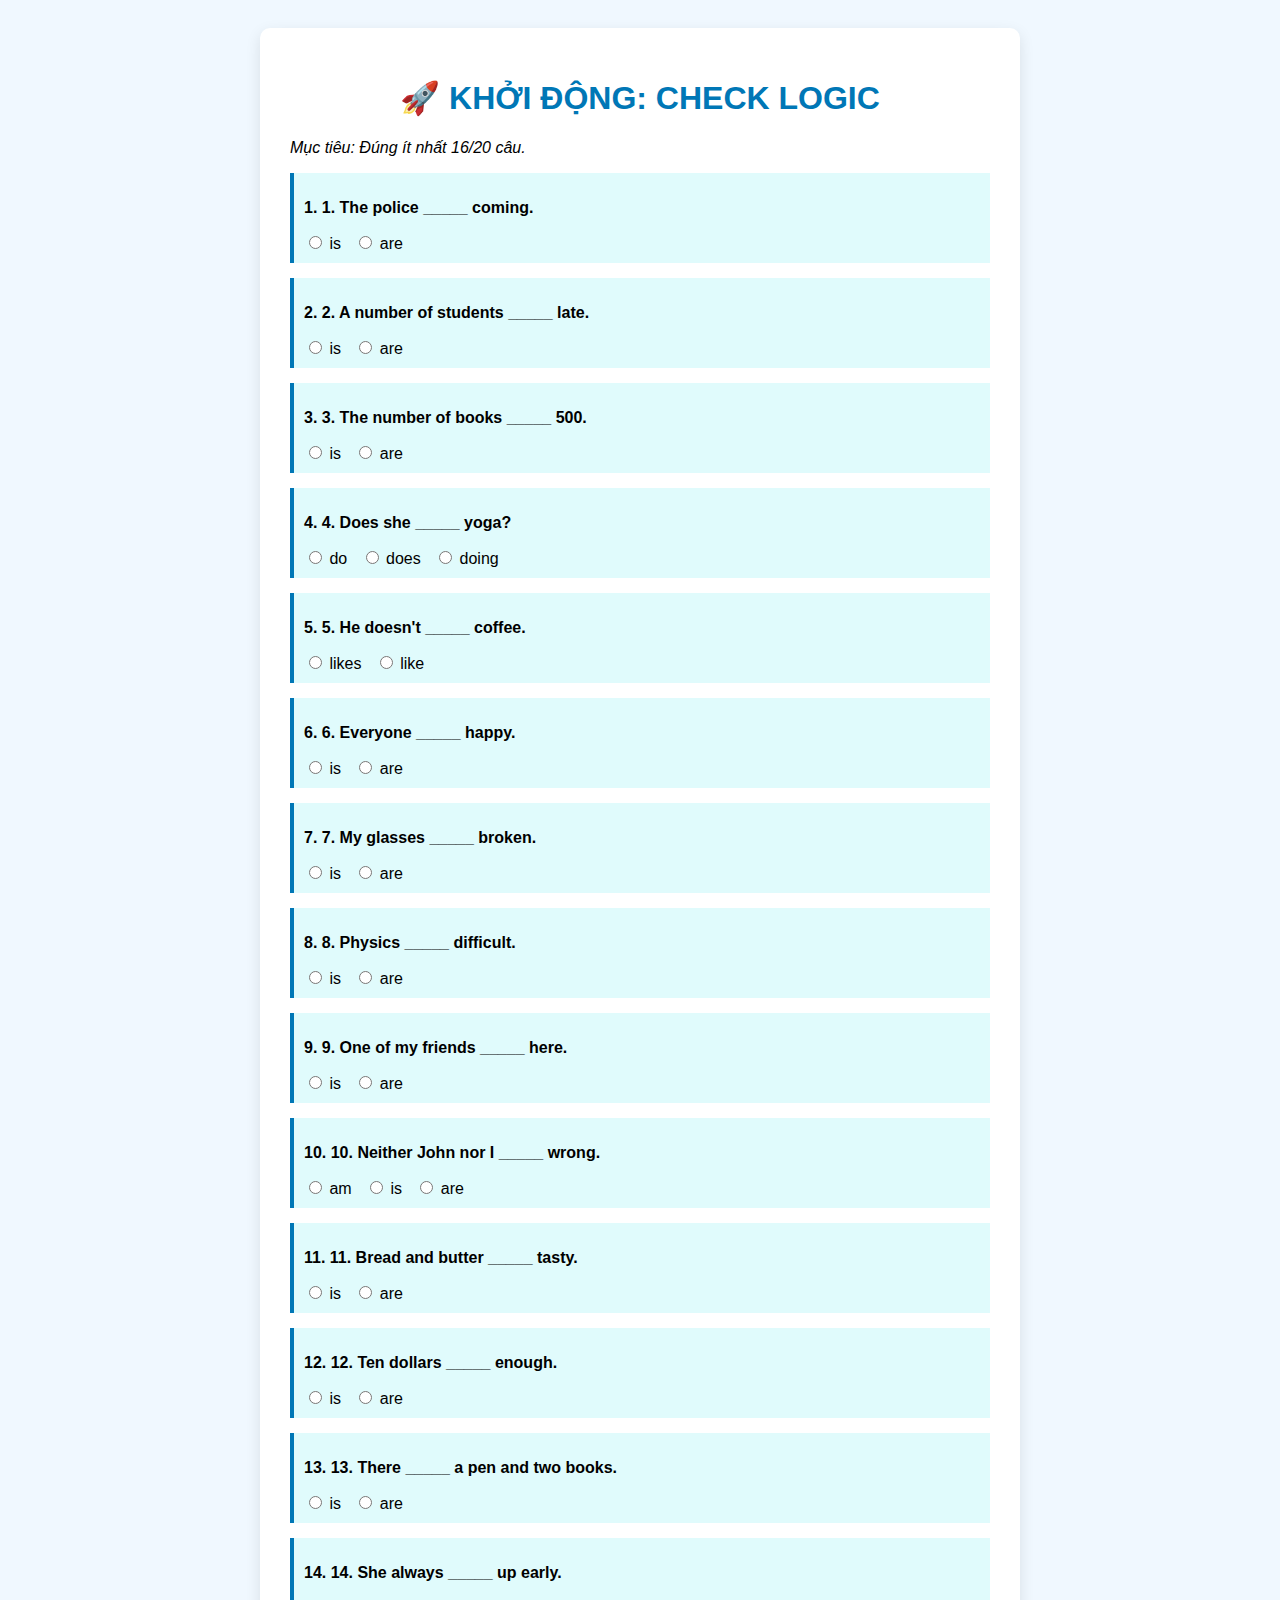
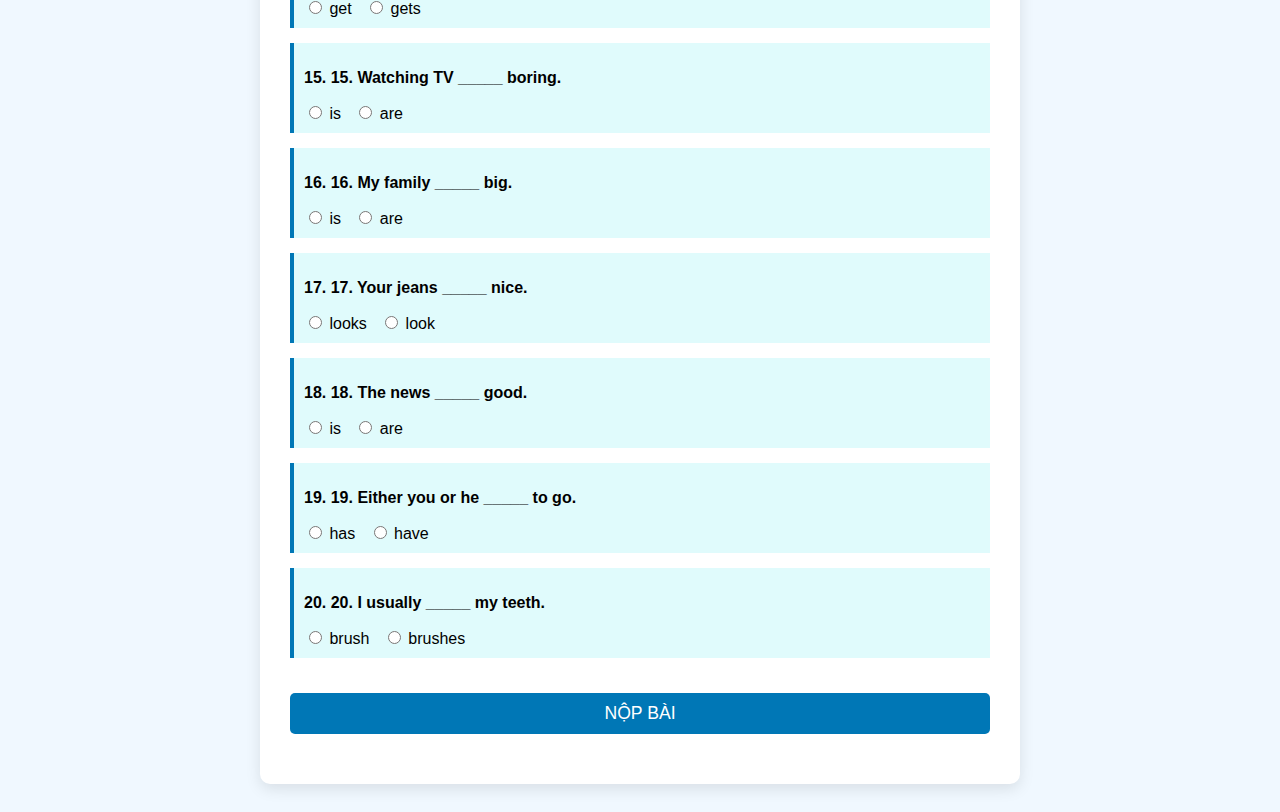
<file: Week 2/3. ReviewWeek1.html>
<!DOCTYPE html>
<html lang="vi">
<head>
<meta charset="UTF-8">
<meta name="viewport" content="width=device-width, initial-scale=1.0">
<title>WARM UP: WEEK 1 REVIEW</title>
<style>
    body { font-family: sans-serif; background: #f0f8ff; padding: 20px; }
    .container { max-width: 700px; margin: 0 auto; background: white; padding: 30px; border-radius: 10px; box-shadow: 0 5px 15px rgba(0,0,0,0.1); }
    h1 { color: #0077b6; text-align: center; }
    .question { margin-bottom: 15px; padding: 10px; border-left: 4px solid #0077b6; background: #e0fbfc; }
    button { background: #0077b6; color: white; border: none; padding: 10px 20px; border-radius: 5px; cursor: pointer; font-size: 1.1em; width: 100%; margin-top: 20px; }
    button:hover { background: #023e8a; }
    .result { margin-top: 20px; font-weight: bold; white-space: pre-wrap; }
</style>
</head>
<body>
<div class="container">
    <h1>🚀 KHỞI ĐỘNG: CHECK LOGIC</h1>
    <p><i>Mục tiêu: Đúng ít nhất 16/20 câu.</i></p>
    <div id="quiz"></div>
    <button onclick="submitQuiz()">NỘP BÀI</button>
    <div id="result" class="result"></div>
</div>
<script>
    const questions = [
        { q: "1. The police _____ coming.", opts: ["is", "are"], a: "are" },
        { q: "2. A number of students _____ late.", opts: ["is", "are"], a: "are" },
        { q: "3. The number of books _____ 500.", opts: ["is", "are"], a: "is" },
        { q: "4. Does she _____ yoga?", opts: ["do", "does", "doing"], a: "do" },
        { q: "5. He doesn't _____ coffee.", opts: ["likes", "like"], a: "like" },
        { q: "6. Everyone _____ happy.", opts: ["is", "are"], a: "is" },
        { q: "7. My glasses _____ broken.", opts: ["is", "are"], a: "are" },
        { q: "8. Physics _____ difficult.", opts: ["is", "are"], a: "is" },
        { q: "9. One of my friends _____ here.", opts: ["is", "are"], a: "is" },
        { q: "10. Neither John nor I _____ wrong.", opts: ["am", "is", "are"], a: "am" },
        { q: "11. Bread and butter _____ tasty.", opts: ["is", "are"], a: "is" },
        { q: "12. Ten dollars _____ enough.", opts: ["is", "are"], a: "is" },
        { q: "13. There _____ a pen and two books.", opts: ["is", "are"], a: "is" },
        { q: "14. She always _____ up early.", opts: ["get", "gets"], a: "gets" },
        { q: "15. Watching TV _____ boring.", opts: ["is", "are"], a: "is" },
        { q: "16. My family _____ big.", opts: ["is", "are"], a: "is" },
        { q: "17. Your jeans _____ nice.", opts: ["looks", "look"], a: "look" },
        { q: "18. The news _____ good.", opts: ["is", "are"], a: "is" },
        { q: "19. Either you or he _____ to go.", opts: ["has", "have"], a: "has" },
        { q: "20. I usually _____ my teeth.", opts: ["brush", "brushes"], a: "brush" }
    ];

    function render() {
        let html = "";
        questions.forEach((q, i) => {
            html += `<div class='question'><p><b>${i+1}. ${q.q}</b></p>`;
            q.opts.forEach(opt => html += `<label><input type='radio' name='q${i}' value='${opt}'> ${opt}</label> &nbsp;&nbsp;`);
            html += `</div>`;
        });
        document.getElementById('quiz').innerHTML = html;
    }

    function submitQuiz() {
        let score = 0;
        let msg = "";
        questions.forEach((q, i) => {
            let selected = document.querySelector(`input[name='q${i}']:checked`);
            if (selected && selected.value === q.a) score++;
            else msg += `❌ Câu ${i+1}: Đáp án là '${q.a}'\n`;
        });
        document.getElementById('result').innerText = `Kết quả: ${score}/20\n\n${msg}`;
        if(score >= 16) alert("Đạt yêu cầu! Qua bài mới thôi!");
        else alert("Cần ôn lại các lỗi sai nhé!");
    }
    render();
</script>
</body>
</html>
</file>
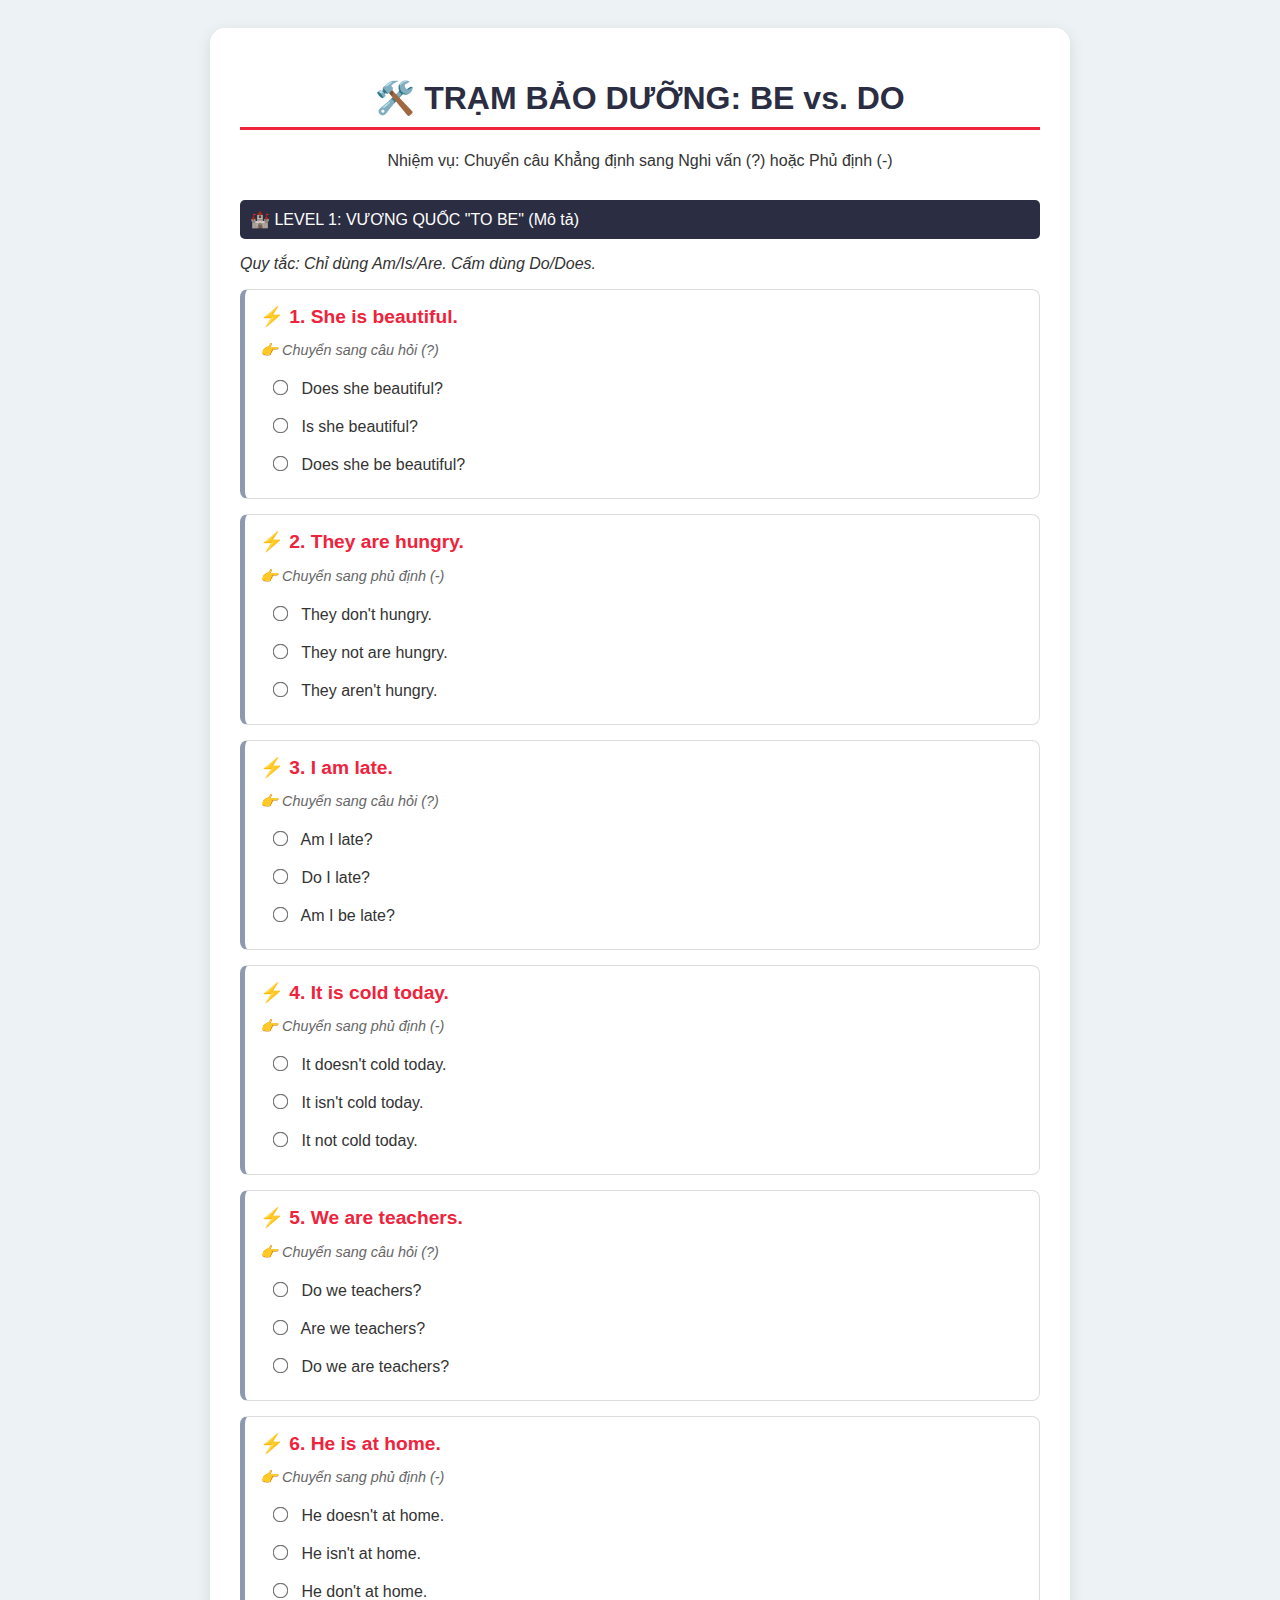
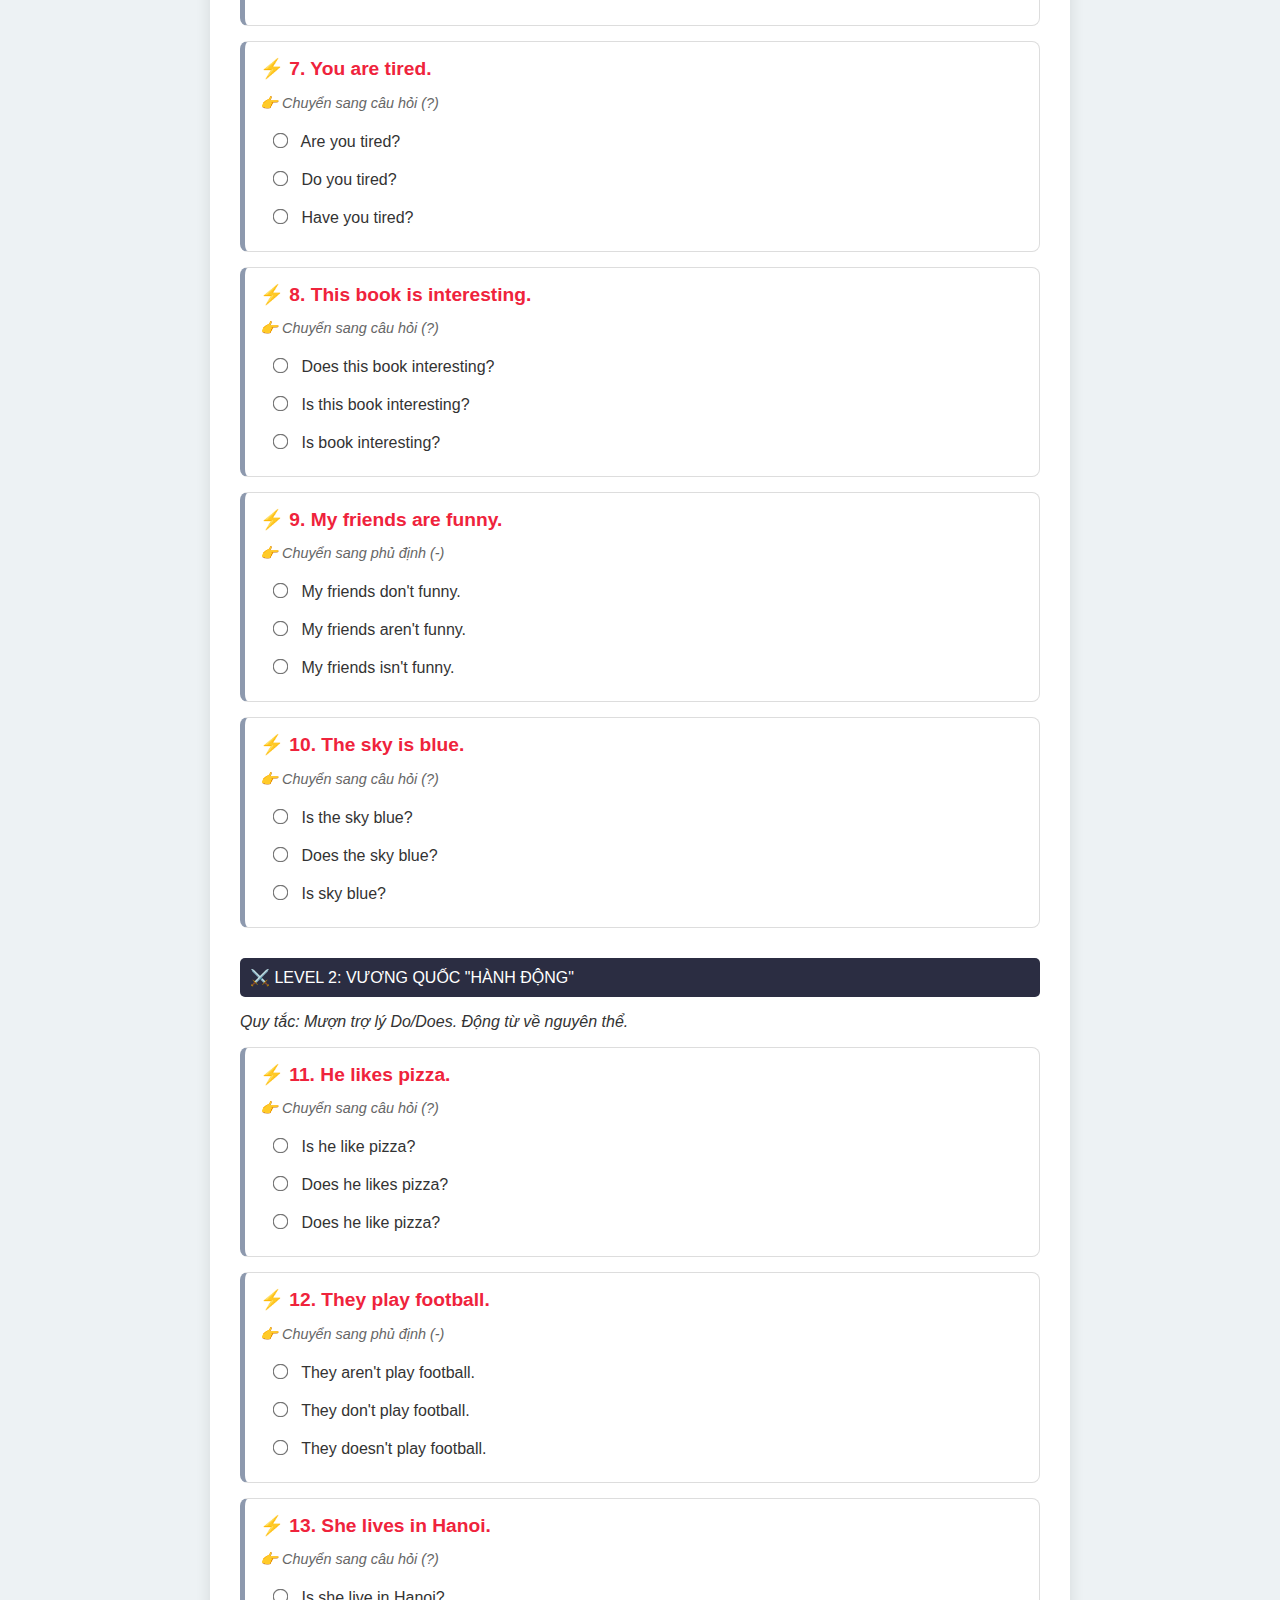
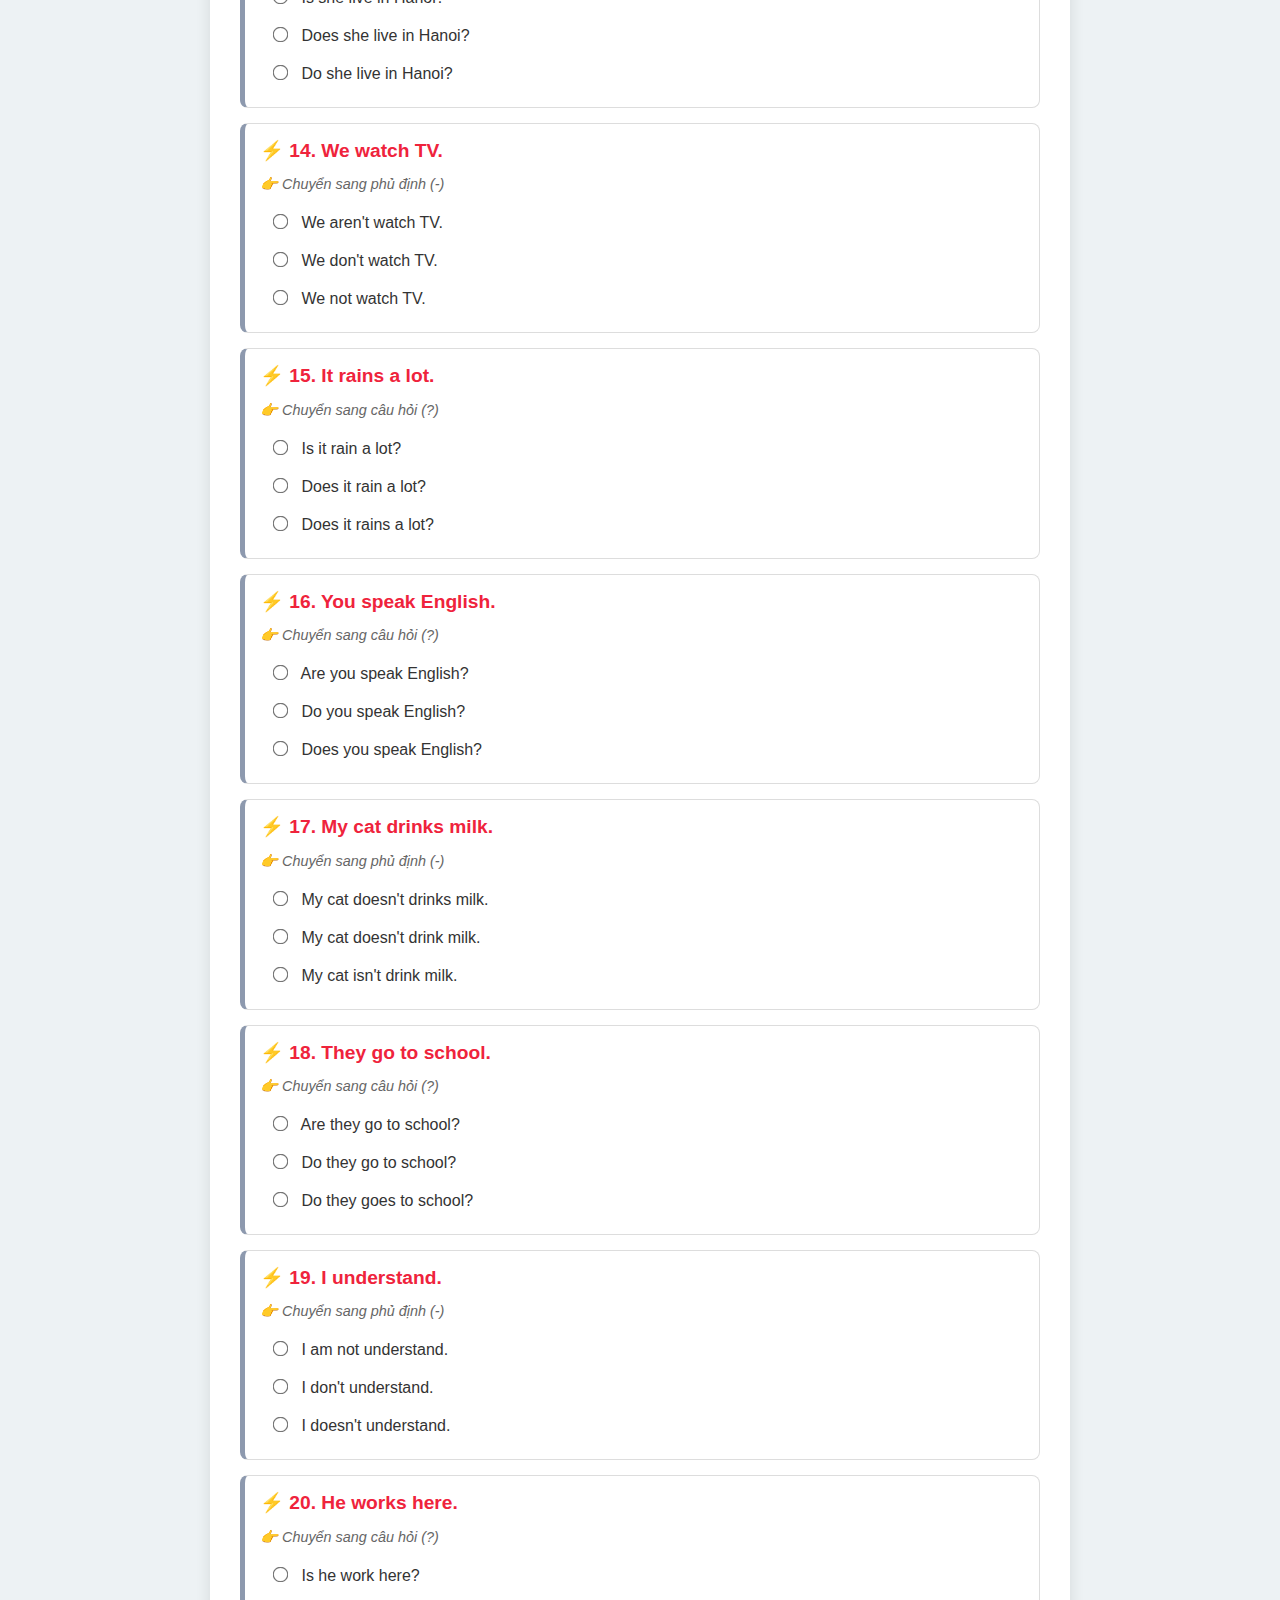
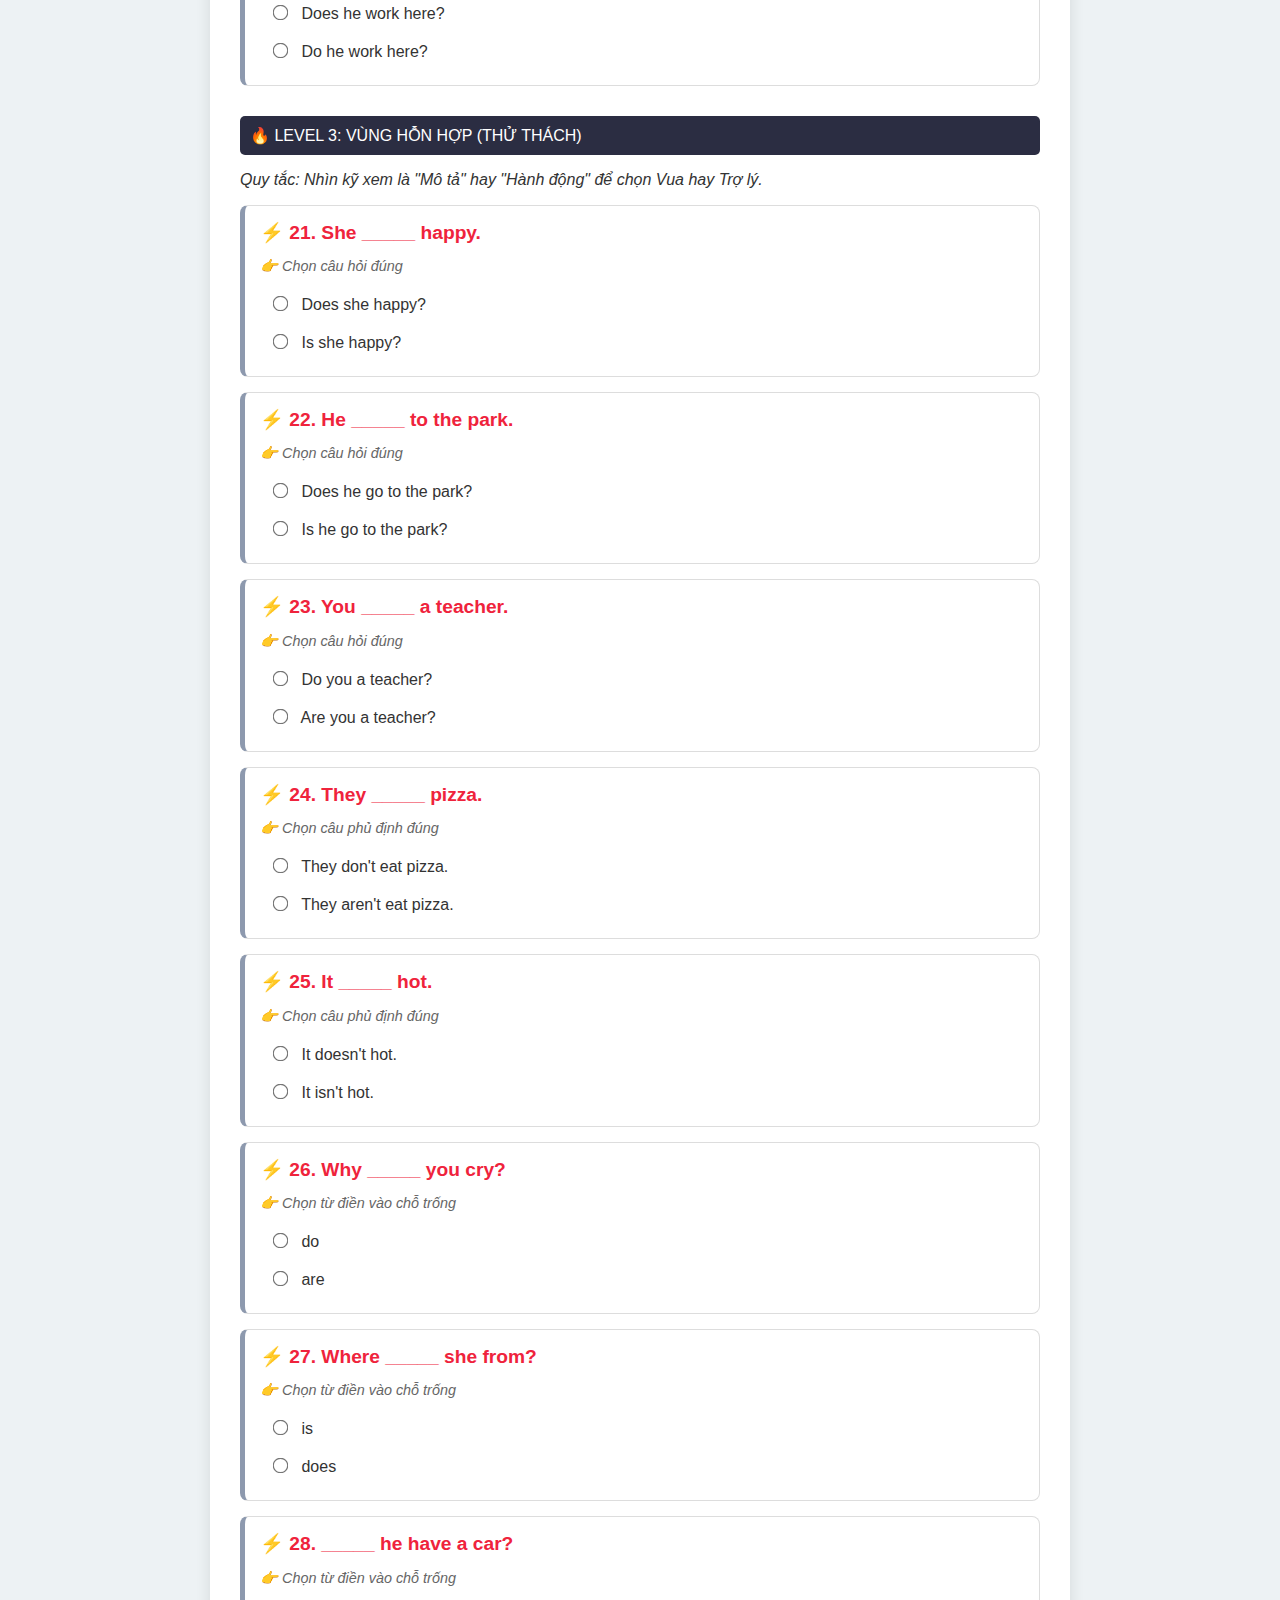
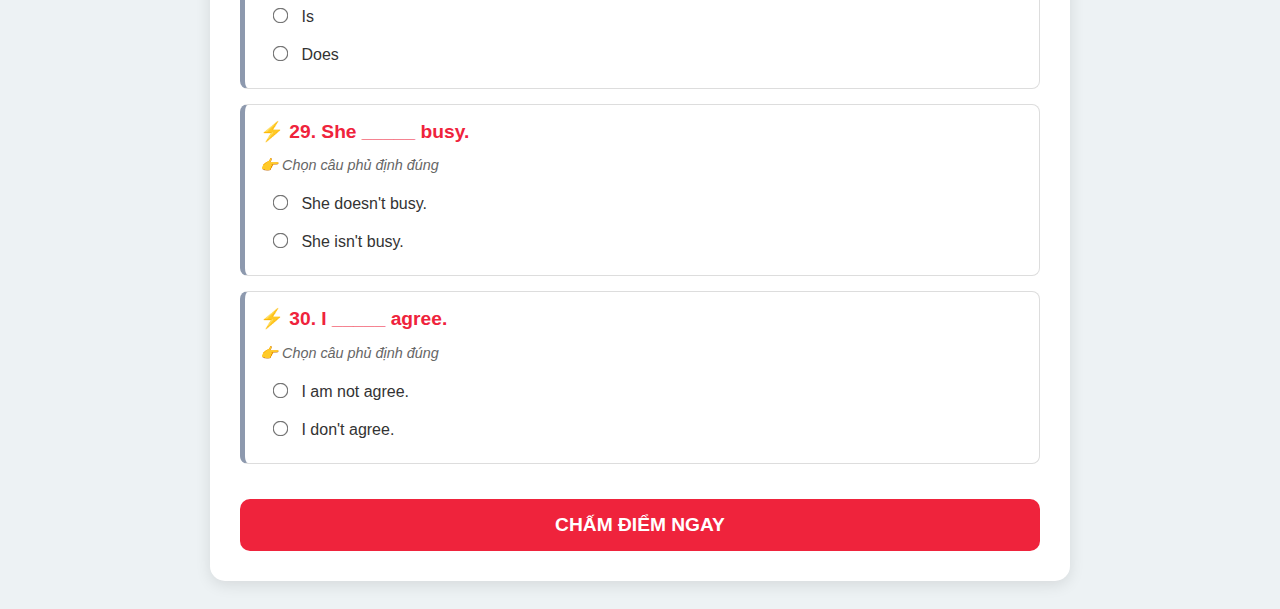
<file: Week 2/3.1. Remedial_PresentSimple.html>
<!DOCTYPE html>
<html lang="vi">
<head>
<meta charset="UTF-8">
<meta name="viewport" content="width=device-width, initial-scale=1.0">
<title>Remedial: Be vs. Do/Does</title>
<style>
    :root {
        --primary: #2b2d42;
        --accent: #ef233c;
        --bg: #edf2f4;
        --text: #333;
    }
    body { font-family: 'Segoe UI', sans-serif; background: var(--bg); color: var(--text); padding: 20px; }
    .container { max-width: 800px; margin: 0 auto; background: white; padding: 30px; border-radius: 15px; box-shadow: 0 4px 15px rgba(0,0,0,0.1); }
    
    h1 { color: var(--primary); text-align: center; border-bottom: 3px solid var(--accent); padding-bottom: 10px; }
    .section-title { background: var(--primary); color: white; padding: 10px; border-radius: 5px; margin-top: 30px; }
    
    .question-card { background: #fff; border: 1px solid #ddd; margin-bottom: 15px; padding: 15px; border-radius: 8px; border-left: 5px solid #8d99ae; }
    .original-sentence { font-size: 1.2em; font-weight: bold; color: var(--accent); margin-bottom: 10px; display: block; }
    .instruction { font-style: italic; color: #666; font-size: 0.9em; margin-bottom: 10px; }
    
    .options label { display: block; padding: 8px; cursor: pointer; border-radius: 4px; transition: 0.2s; border: 1px solid transparent; }
    .options label:hover { background: #f8f9fa; border-color: #ddd; }
    .options input { margin-right: 10px; transform: scale(1.2); }

    .feedback { display: none; margin-top: 10px; padding: 10px; background: #e9ecef; border-radius: 5px; font-weight: bold; }
    .correct { color: #2a9d8f; }
    .wrong { color: #d90429; }

    .btn-submit { width: 100%; padding: 15px; background: var(--accent); color: white; border: none; font-size: 1.2em; font-weight: bold; border-radius: 10px; cursor: pointer; margin-top: 20px; }
    .btn-submit:hover { background: #d90429; }

    #score-area { display: none; text-align: center; margin-top: 20px; font-size: 1.5em; font-weight: bold; color: var(--primary); }
</style>
</head>
<body>

<div class="container">
    <h1>🛠️ TRẠM BẢO DƯỠNG: BE vs. DO</h1>
    <p style="text-align: center;">Nhiệm vụ: Chuyển câu Khẳng định sang Nghi vấn (?) hoặc Phủ định (-)</p>

    <div class="section-title">🏰 LEVEL 1: VƯƠNG QUỐC "TO BE" (Mô tả)</div>
    <p><i>Quy tắc: Chỉ dùng Am/Is/Are. Cấm dùng Do/Does.</i></p>
    <div id="part1"></div>

    <div class="section-title">⚔️ LEVEL 2: VƯƠNG QUỐC "HÀNH ĐỘNG"</div>
    <p><i>Quy tắc: Mượn trợ lý Do/Does. Động từ về nguyên thể.</i></p>
    <div id="part2"></div>

    <div class="section-title">🔥 LEVEL 3: VÙNG HỖN HỢP (THỬ THÁCH)</div>
    <p><i>Quy tắc: Nhìn kỹ xem là "Mô tả" hay "Hành động" để chọn Vua hay Trợ lý.</i></p>
    <div id="part3"></div>

    <button class="btn-submit" onclick="submitQuiz()">CHẤM ĐIỂM NGAY</button>
    <div id="score-area"></div>
</div>

<script>
    const questions = [
        // PART 1: TO BE (1-10)
        { 
            q: "1. She is beautiful.", 
            task: "Chuyển sang câu hỏi (?)", 
            opts: ["Does she beautiful?", "Is she beautiful?", "Does she be beautiful?"], 
            a: "Is she beautiful?", 
            exp: "Có 'Is' (To Be) -> Đảo 'Is' lên đầu." 
        },
        { 
            q: "2. They are hungry.", 
            task: "Chuyển sang phủ định (-)", 
            opts: ["They don't hungry.", "They not are hungry.", "They aren't hungry."], 
            a: "They aren't hungry.", 
            exp: "Có 'Are' -> Thêm not thành Aren't. (Hungry là tính từ -> Ko dùng Don't)." 
        },
        { 
            q: "3. I am late.", 
            task: "Chuyển sang câu hỏi (?)", 
            opts: ["Am I late?", "Do I late?", "Am I be late?"], 
            a: "Am I late?", 
            exp: "Có 'Am' -> Đảo 'Am' lên đầu." 
        },
        { 
            q: "4. It is cold today.", 
            task: "Chuyển sang phủ định (-)", 
            opts: ["It doesn't cold today.", "It isn't cold today.", "It not cold today."], 
            a: "It isn't cold today.", 
            exp: "Có 'Is' -> Thêm not thành Isn't." 
        },
        { 
            q: "5. We are teachers.", 
            task: "Chuyển sang câu hỏi (?)", 
            opts: ["Do we teachers?", "Are we teachers?", "Do we are teachers?"], 
            a: "Are we teachers?", 
            exp: "Teachers là danh từ -> Dùng Are." 
        },
        { 
            q: "6. He is at home.", 
            task: "Chuyển sang phủ định (-)", 
            opts: ["He doesn't at home.", "He isn't at home.", "He don't at home."], 
            a: "He isn't at home.", 
            exp: "Ở tại đâu (At home) -> Dùng Isn't." 
        },
        { 
            q: "7. You are tired.", 
            task: "Chuyển sang câu hỏi (?)", 
            opts: ["Are you tired?", "Do you tired?", "Have you tired?"], 
            a: "Are you tired?", 
            exp: "Tired (Mệt - tính từ) -> Dùng Are." 
        },
        { 
            q: "8. This book is interesting.", 
            task: "Chuyển sang câu hỏi (?)", 
            opts: ["Does this book interesting?", "Is this book interesting?", "Is book interesting?"], 
            a: "Is this book interesting?", 
            exp: "Book (số ít) -> Is." 
        },
        { 
            q: "9. My friends are funny.", 
            task: "Chuyển sang phủ định (-)", 
            opts: ["My friends don't funny.", "My friends aren't funny.", "My friends isn't funny."], 
            a: "My friends aren't funny.", 
            exp: "Friends (số nhiều) -> Aren't." 
        },
        { 
            q: "10. The sky is blue.", 
            task: "Chuyển sang câu hỏi (?)", 
            opts: ["Is the sky blue?", "Does the sky blue?", "Is sky blue?"], 
            a: "Is the sky blue?", 
            exp: "Mô tả màu sắc -> Dùng Is." 
        },

        // PART 2: ACTION (11-20)
        { 
            q: "11. He likes pizza.", 
            task: "Chuyển sang câu hỏi (?)", 
            opts: ["Is he like pizza?", "Does he likes pizza?", "Does he like pizza?"], 
            a: "Does he like pizza?", 
            exp: "Like là động từ -> Mượn Does. (Nhớ bỏ 's' ở like)." 
        },
        { 
            q: "12. They play football.", 
            task: "Chuyển sang phủ định (-)", 
            opts: ["They aren't play football.", "They don't play football.", "They doesn't play football."], 
            a: "They don't play football.", 
            exp: "Play là động từ -> Mượn Don't." 
        },
        { 
            q: "13. She lives in Hanoi.", 
            task: "Chuyển sang câu hỏi (?)", 
            opts: ["Is she live in Hanoi?", "Does she live in Hanoi?", "Do she live in Hanoi?"], 
            a: "Does she live in Hanoi?", 
            exp: "Live là động từ -> Mượn Does." 
        },
        { 
            q: "14. We watch TV.", 
            task: "Chuyển sang phủ định (-)", 
            opts: ["We aren't watch TV.", "We don't watch TV.", "We not watch TV."], 
            a: "We don't watch TV.", 
            exp: "Watch là động từ -> Mượn Don't." 
        },
        { 
            q: "15. It rains a lot.", 
            task: "Chuyển sang câu hỏi (?)", 
            opts: ["Is it rain a lot?", "Does it rain a lot?", "Does it rains a lot?"], 
            a: "Does it rain a lot?", 
            exp: "Rain (Mưa) là động từ -> Mượn Does. (Về nguyên thể)." 
        },
        { 
            q: "16. You speak English.", 
            task: "Chuyển sang câu hỏi (?)", 
            opts: ["Are you speak English?", "Do you speak English?", "Does you speak English?"], 
            a: "Do you speak English?", 
            exp: "Speak là động từ -> Mượn Do với You." 
        },
        { 
            q: "17. My cat drinks milk.", 
            task: "Chuyển sang phủ định (-)", 
            opts: ["My cat doesn't drinks milk.", "My cat doesn't drink milk.", "My cat isn't drink milk."], 
            a: "My cat doesn't drink milk.", 
            exp: "Trợ lý Doesn't xuất hiện -> Drink bỏ 's'." 
        },
        { 
            q: "18. They go to school.", 
            task: "Chuyển sang câu hỏi (?)", 
            opts: ["Are they go to school?", "Do they go to school?", "Do they goes to school?"], 
            a: "Do they go to school?", 
            exp: "Go là động từ -> Mượn Do." 
        },
        { 
            q: "19. I understand.", 
            task: "Chuyển sang phủ định (-)", 
            opts: ["I am not understand.", "I don't understand.", "I doesn't understand."], 
            a: "I don't understand.", 
            exp: "Understand là động từ -> Mượn Don't. (Sai lầm phổ biến: I'm not understand)." 
        },
        { 
            q: "20. He works here.", 
            task: "Chuyển sang câu hỏi (?)", 
            opts: ["Is he work here?", "Does he work here?", "Do he work here?"], 
            a: "Does he work here?", 
            exp: "Work là động từ -> Mượn Does." 
        },

        // PART 3: MIXED (21-30)
        { 
            q: "21. She _____ happy.", 
            task: "Chọn câu hỏi đúng", 
            opts: ["Does she happy?", "Is she happy?"], 
            a: "Is she happy?", 
            exp: "Happy là tính từ (Vương quốc 1) -> Is." 
        },
        { 
            q: "22. He _____ to the park.", 
            task: "Chọn câu hỏi đúng", 
            opts: ["Does he go to the park?", "Is he go to the park?"], 
            a: "Does he go to the park?", 
            exp: "Go là hành động (Vương quốc 2) -> Does." 
        },
        { 
            q: "23. You _____ a teacher.", 
            task: "Chọn câu hỏi đúng", 
            opts: ["Do you a teacher?", "Are you a teacher?"], 
            a: "Are you a teacher?", 
            exp: "Teacher là danh từ (Vương quốc 1) -> Are." 
        },
        { 
            q: "24. They _____ pizza.", 
            task: "Chọn câu phủ định đúng", 
            opts: ["They don't eat pizza.", "They aren't eat pizza."], 
            a: "They don't eat pizza.", 
            exp: "Eat là hành động -> Don't." 
        },
        { 
            q: "25. It _____ hot.", 
            task: "Chọn câu phủ định đúng", 
            opts: ["It doesn't hot.", "It isn't hot."], 
            a: "It isn't hot.", 
            exp: "Hot là tính từ -> Isn't." 
        },
        { 
            q: "26. Why _____ you cry?", 
            task: "Chọn từ điền vào chỗ trống", 
            opts: ["do", "are"], 
            a: "do", 
            exp: "Cry là hành động -> Do." 
        },
        { 
            q: "27. Where _____ she from?", 
            task: "Chọn từ điền vào chỗ trống", 
            opts: ["is", "does"], 
            a: "is", 
            exp: "From (đến từ đâu) là trạng thái -> Is." 
        },
        { 
            q: "28. _____ he have a car?", 
            task: "Chọn từ điền vào chỗ trống", 
            opts: ["Is", "Does"], 
            a: "Does", 
            exp: "Have (Có) là động từ -> Does." 
        },
        { 
            q: "29. She _____ busy.", 
            task: "Chọn câu phủ định đúng", 
            opts: ["She doesn't busy.", "She isn't busy."], 
            a: "She isn't busy.", 
            exp: "Busy (Bận) là tính từ -> Isn't." 
        },
        { 
            q: "30. I _____ agree.", 
            task: "Chọn câu phủ định đúng", 
            opts: ["I am not agree.", "I don't agree."], 
            a: "I don't agree.", 
            exp: "Agree (Đồng ý) là động từ -> Don't. (Cấm dùng I'm not agree)." 
        }
    ];

    function renderQuiz() {
        const p1 = document.getElementById('part1');
        const p2 = document.getElementById('part2');
        const p3 = document.getElementById('part3');

        questions.forEach((item, index) => {
            let container = index < 10 ? p1 : (index < 20 ? p2 : p3);
            let html = `
            <div class="question-card" id="card-${index}">
                <span class="original-sentence">⚡ ${item.q}</span>
                <p class="instruction">👉 ${item.task}</p>
                <div class="options">`;
            
            item.opts.forEach(opt => {
                html += `<label><input type="radio" name="q${index}" value="${opt}"> ${opt}</label>`;
            });

            html += `</div><div class="feedback" id="fb-${index}"></div></div>`;
            container.innerHTML += html;
        });
    }

    function submitQuiz() {
        let score = 0;
        questions.forEach((item, index) => {
            const selected = document.querySelector(`input[name="q${index}"]:checked`);
            const fb = document.getElementById(`fb-${index}`);
            fb.style.display = 'block';

            if (selected && selected.value === item.a) {
                score++;
                fb.innerHTML = `<span class="correct">✅ CHÍNH XÁC!</span> ${item.exp}`;
                document.getElementById(`card-${index}`).style.borderLeftColor = "#2a9d8f";
            } else {
                fb.innerHTML = `<span class="wrong">❌ SAI RỒI.</span> Đáp án đúng: <b>${item.a}</b><br>💡 ${item.exp}`;
                document.getElementById(`card-${index}`).style.borderLeftColor = "#d90429";
            }
        });

        const scoreArea = document.getElementById('score-area');
        scoreArea.style.display = 'block';
        scoreArea.innerText = `KẾT QUẢ: ${score} / 30`;
        window.scrollTo(0, document.body.scrollHeight);
    }

    renderQuiz();
</script>
</body>
</html>
</file>
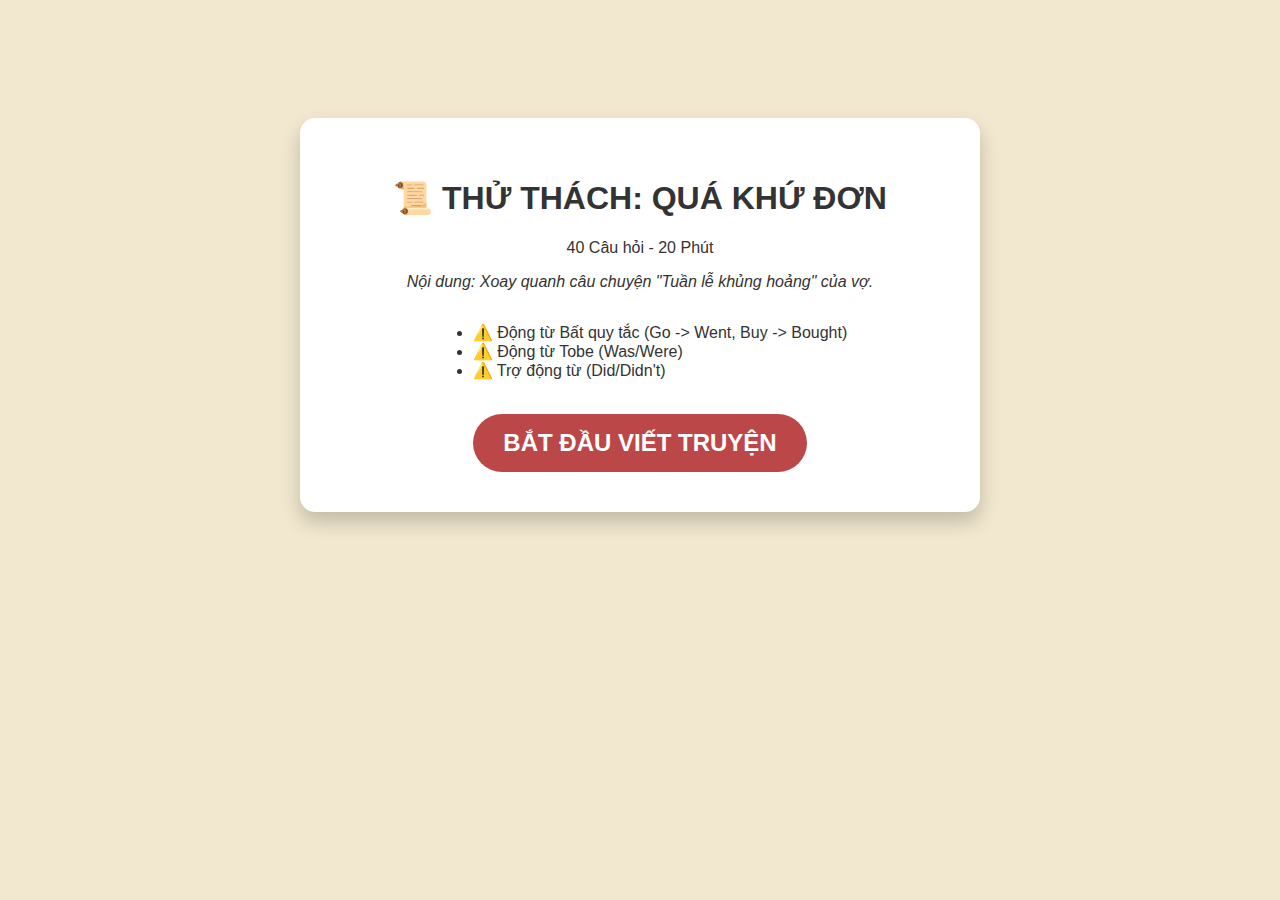
<file: Week 2/4. BaiTapTuan2_PastSimple.html>
<!DOCTYPE html>
<html lang="vi">
<head>
<meta charset="UTF-8">
<meta name="viewport" content="width=device-width, initial-scale=1.0">
<title>Week 2: Past Simple Challenge</title>
<style>
    :root {
        --primary: #bc4749; /* Đỏ đất (Màu hoài niệm quá khứ) */
        --secondary: #386641;
        --bg: #f2e8cf;
        --text: #333;
    }
    body { font-family: 'Segoe UI', sans-serif; background: var(--bg); color: var(--text); padding: 20px; padding-top: 60px; }
    .container { max-width: 800px; margin: 0 auto; background: white; padding: 30px; border-radius: 15px; box-shadow: 0 4px 10px rgba(0,0,0,0.1); display: none; }
    
    #start-screen { max-width: 600px; margin: 50px auto; background: white; padding: 40px; text-align: center; border-radius: 15px; box-shadow: 0 10px 20px rgba(0,0,0,0.2); }
    .btn-main { background: var(--primary); color: white; border: none; padding: 15px 30px; font-size: 1.5em; border-radius: 50px; cursor: pointer; font-weight: bold; }
    .btn-main:hover { transform: scale(1.05); }

    .question-card { background: #fff; border-left: 5px solid var(--primary); padding: 15px; margin-bottom: 15px; border-radius: 5px; border: 1px solid #ddd; }
    .q-text { font-weight: bold; margin-bottom: 10px; display: block; font-size: 1.1em; }
    
    .explanation { display: none; margin-top: 10px; padding: 10px; background: #e6f2e6; border-radius: 5px; font-size: 0.9em; }
    .correct { color: #2a9d8f; font-weight: bold; }
    .wrong { color: #d62828; font-weight: bold; }

    #timer-bar { position: fixed; top: 0; left: 0; width: 100%; background: var(--secondary); color: white; text-align: center; padding: 15px 0; font-size: 1.5em; font-weight: bold; z-index: 999; display: none; }
    
    input[type="text"] { padding: 8px; width: 80%; border: 1px solid #ccc; border-radius: 4px; font-family: monospace; }
</style>
</head>
<body>

<div id="timer-bar">Thời gian: <span id="time">20:00</span></div>

<div id="start-screen">
    <h1>📜 THỬ THÁCH: QUÁ KHỨ ĐƠN</h1>
    <p>40 Câu hỏi - 20 Phút</p>
    <p><i>Nội dung: Xoay quanh câu chuyện "Tuần lễ khủng hoảng" của vợ.</i></p>
    <ul style="text-align: left; display: inline-block;">
        <li>⚠️ Động từ Bất quy tắc (Go -> Went, Buy -> Bought)</li>
        <li>⚠️ Động từ Tobe (Was/Were)</li>
        <li>⚠️ Trợ động từ (Did/Didn't)</li>
    </ul>
    <br><br>
    <button class="btn-main" onclick="startQuiz()">BẮT ĐẦU VIẾT TRUYỆN</button>
</div>

<div class="container" id="quiz-content">
    <h2 style="text-align: center; color: var(--primary);">📝 BÀI TẬP THỰC HÀNH</h2>
    <div id="quiz-container"></div>
    <button class="btn-main" style="width: 100%; margin-top: 20px; font-size: 1.2em;" onclick="submitQuiz()">NỘP BÀI</button>
    
    <div id="result-area" style="margin-top: 30px; display: none;">
        <h3>📊 KẾT QUẢ: <span id="score-display"></span></h3>
        <textarea id="report-text" style="width: 100%; height: 200px; font-family: monospace;" readonly></textarea>
    </div>
</div>

<script>
    const questions = [
        // PART 1: TOBE (Was/Were) - Mô tả trạng thái
        { q: "1. Last week _____ (be) a stressful week for me.", type: "fill", a: "was", exp: "Tuần trước (số ít) -> Was." },
        { q: "2. My health _____ (not / be) good.", type: "fill", a: "was not", exp: "Sức khỏe (số ít) -> Was not (hoặc Wasn't)." },
        { q: "3. The weather in the countryside _____ (be) pleasant.", type: "fill", a: "was", exp: "Thời tiết (số ít) -> Was." },
        { q: "4. We _____ (be) very tired after work.", type: "fill", a: "were", exp: "We (số nhiều) -> Were." },
        { q: "5. Everything _____ (be) chaotic.", type: "fill", a: "was", exp: "Everything (số ít) -> Was." },
        { q: "6. It _____ (be) a difficult time.", type: "fill", a: "was", exp: "It -> Was." },
        { q: "7. Where _____ (be) you yesterday?", type: "fill", a: "were", exp: "You -> Were." },
        { q: "8. The trip _____ (be) smooth.", type: "fill", a: "was", exp: "The trip -> Was." },
        { q: "9. My husband's work _____ (be) urgent.", type: "fill", a: "was", exp: "Work (số ít) -> Was." },
        { q: "10. _____ (be) you happy with the trip?", type: "fill", a: "were", exp: "Câu hỏi với You -> Were." },

        // PART 2: REGULAR & IRREGULAR VERBS (Hành động)
        { q: "11. My husband _____ (decide) to take me home.", type: "fill", a: "decided", exp: "Quy tắc: Thêm 'd' vào decide." },
        { q: "12. We _____ (buy) a new washing machine.", type: "fill", a: "bought", exp: "Bất quy tắc: Buy -> Bought." },
        { q: "13. The old machine _____ (break) down.", type: "fill", a: "broke", exp: "Bất quy tắc: Break -> Broke." },
        { q: "14. We _____ (go) to our hometown.", type: "fill", a: "went", exp: "Bất quy tắc: Go -> Went." },
        { q: "15. I _____ (feel) very stressed.", type: "fill", a: "felt", exp: "Bất quy tắc: Feel -> Felt." },
        { q: "16. We _____ (want) to balance everything.", type: "fill", a: "wanted", exp: "Quy tắc: Want -> Wanted." },
        { q: "17. He _____ (take) me to the countryside.", type: "fill", a: "took", exp: "Bất quy tắc: Take -> Took." },
        { q: "18. We _____ (have) a lot of problems.", type: "fill", a: "had", exp: "Bất quy tắc: Have -> Had." },
        { q: "19. I _____ (spend) time resting.", type: "fill", a: "spent", exp: "Bất quy tắc: Spend -> Spent." },
        { q: "20. They _____ (visit) their parents.", type: "fill", a: "visited", exp: "Quy tắc: Visit -> Visited." },

        // PART 3: NEGATIVE & QUESTION (Did/Didn't)
        { q: "21. I _____ (not / cook) dinner yesterday.", type: "fill", a: "did not cook", exp: "Phủ định: Didn't + V nguyên thể." },
        { q: "22. We _____ (not / have) much time.", type: "fill", a: "did not have", exp: "Phủ định: Didn't + V nguyên thể." },
        { q: "23. _____ (do) he go to work yesterday?", type: "fill", a: "did", exp: "Câu hỏi: Mượn trợ từ Did." },
        { q: "24. She _____ (not / buy) the red dress.", type: "fill", a: "did not buy", exp: "Phủ định: Didn't + Buy." },
        { q: "25. Why _____ (do) you leave early?", type: "fill", a: "did", exp: "Câu hỏi: Did." },
        { q: "26. They _____ (not / know) the way.", type: "fill", a: "did not know", exp: "Phủ định: Didn't Know." },
        { q: "27. _____ (do) you sleep well last night?", type: "fill", a: "did", exp: "Câu hỏi Yes/No dùng Did." },
        { q: "28. He _____ (not / say) anything.", type: "fill", a: "did not say", exp: "Phủ định: Didn't Say." },
        { q: "29. We _____ (not / use) the old machine.", type: "fill", a: "did not use", exp: "Phủ định: Didn't Use." },
        { q: "30. What _____ (do) you do last weekend?", type: "fill", a: "did", exp: "Câu hỏi Wh- dùng Did." },

        // PART 4: MIXED & LOGIC (Trắc nghiệm chọn A/B/C)
        { q: "31. She _____ very tired, so she _____ to bed early.", opts: ["was / went", "were / go", "is / went"], a: "was / went", exp: "Cô ấy mệt (Was) -> Đi ngủ (Went)." },
        { q: "32. I _____ breakfast this morning.", opts: ["didn't had", "didn't have", "don't have"], a: "didn't have", exp: "Sau Didn't là Have nguyên thể." },
        { q: "33. When _____ you _____ the car?", opts: ["did / bought", "did / buy", "do / bought"], a: "did / buy", exp: "Câu hỏi: Did ... Buy (nguyên thể)." },
        { q: "34. The washing machine _____ modern.", opts: ["is", "was", "did"], a: "was", exp: "Mô tả đặc điểm trong quá khứ dùng Was." },
        { q: "35. We _____ home because it _____ raining.", opts: ["stayed / was", "stay / is", "stayed / were"], a: "stayed / was", exp: "Ở nhà (Stayed) vì trời mưa (Was)." },
        { q: "36. CHỌN CÂU ĐÚNG:", opts: ["He goed to work.", "He went to work.", "He went to works."], a: "He went to work.", exp: "Go -> Went." },
        { q: "37. CHỌN CÂU ĐÚNG:", opts: ["Did you saw him?", "Did you see him?", "Do you saw him?"], a: "Did you see him?", exp: "Did + See (nguyên thể)." },
        { q: "38. CHỌN CÂU ĐÚNG:", opts: ["I wasn't happy.", "I didn't happy.", "I not happy."], a: "I wasn't happy.", exp: "Tính từ Happy phải đi với Was/Were." },
        { q: "39. Last week, I _____ (make) a cake.", opts: ["maked", "made", "make"], a: "made", exp: "Make -> Made." },
        { q: "40. Choose Natural Flow sentence:", opts: ["I had a crisis week.", "I had a stressful week.", "My week was crisis."], a: "I had a stressful week.", exp: "Crisis thường dùng cho khủng hoảng kinh tế/lớn. Cá nhân dùng Stressful." }
    ];

    function startQuiz() {
        document.getElementById('start-screen').style.display = 'none';
        document.getElementById('quiz-content').style.display = 'block';
        document.getElementById('timer-bar').style.display = 'block';
        renderQuiz();
        startTimer(20 * 60);
    }

    function renderQuiz() {
        const container = document.getElementById('quiz-container');
        questions.forEach((item, index) => {
            let content = `<div class="question-card" id="card-${index}">`;
            content += `<span class="q-text">${item.q}</span>`;
            
            if (item.type === "fill") {
                content += `<input type="text" id="ans-${index}" placeholder="Nhập đáp án...">`;
            } else {
                item.opts.forEach(opt => {
                    content += `<label style="display:block; margin:5px 0;"><input type="radio" name="ans-${index}" value="${opt}"> ${opt}</label>`;
                });
            }
            content += `<div class="explanation" id="exp-${index}"></div></div>`;
            container.innerHTML += content;
        });
    }

    function startTimer(duration) {
        let timer = duration, minutes, seconds;
        let interval = setInterval(function () {
            minutes = parseInt(timer / 60, 10);
            seconds = parseInt(timer % 60, 10);
            minutes = minutes < 10 ? "0" + minutes : minutes;
            seconds = seconds < 10 ? "0" + seconds : seconds;
            document.getElementById('time').textContent = minutes + ":" + seconds;
            if (--timer < 0) {
                clearInterval(interval);
                submitQuiz();
            }
        }, 1000);
    }

    function submitQuiz() {
        let score = 0;
        let report = "";
        
        questions.forEach((item, index) => {
            let userAns = "";
            let isCorrect = false;
            let expBox = document.getElementById(`exp-${index}`);
            
            if (item.type === "fill") {
                let input = document.getElementById(`ans-${index}`);
                userAns = input.value.trim().toLowerCase();
                // Chấp nhận didn't hoặc did not
                let correctAns = item.a.toLowerCase();
                if (userAns === correctAns || userAns === correctAns.replace("did not", "didn't") || userAns === correctAns.replace("was not", "wasn't")) {
                    isCorrect = true;
                }
            } else {
                let selected = document.querySelector(`input[name="ans-${index}"]:checked`);
                userAns = selected ? selected.value : "Chưa chọn";
                if (userAns === item.a) isCorrect = true;
            }

            expBox.style.display = "block";
            if (isCorrect) {
                score++;
                expBox.innerHTML = `<span class="correct">✅ Đúng!</span> ${item.exp}`;
                document.getElementById(`card-${index}`).style.borderLeftColor = "#2a9d8f";
            } else {
                expBox.innerHTML = `<span class="wrong">❌ Sai. Đáp án: ${item.a}</span><br>${item.exp}`;
                document.getElementById(`card-${index}`).style.borderLeftColor = "#d62828";
                report += `Câu ${index+1}: Sai. (Đáp án: ${item.a})\n`;
            }
        });

        document.getElementById('score-display').innerText = `${score}/40`;
        document.getElementById('report-text').value = report || "Xuất sắc! Không sai câu nào.";
        document.getElementById('result-area').style.display = 'block';
        window.scrollTo(0, document.body.scrollHeight);
    }
</script>
</body>
</html>
</file>
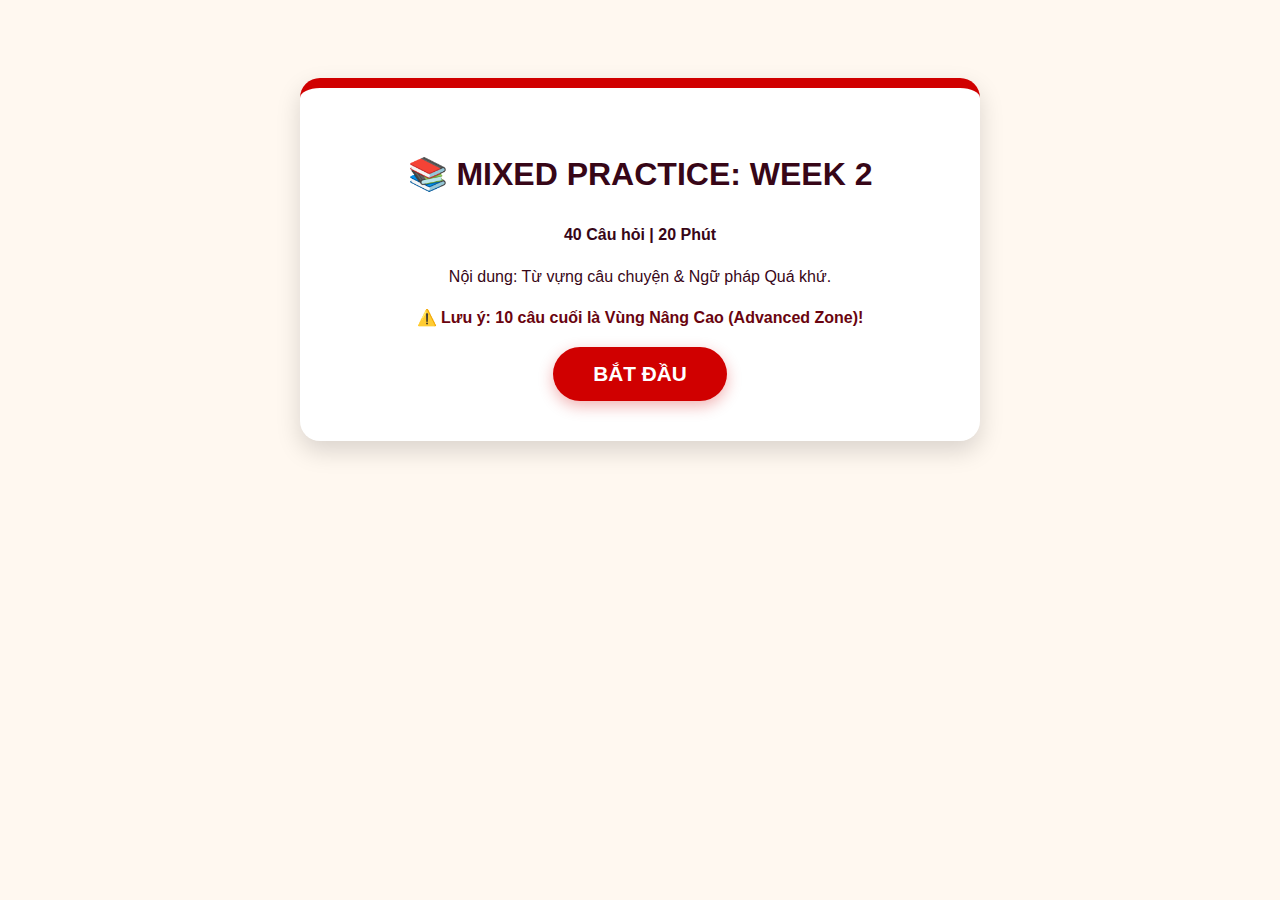
<file: Week 2/5. MixedReview_Week2.html>
<!DOCTYPE html>
<html lang="vi">
<head>
<meta charset="UTF-8">
<meta name="viewport" content="width=device-width, initial-scale=1.0">
<title>Week 2: Mixed Practice (Vocab & Grammar)</title>
<style>
    :root {
        --primary: #d00000; /* Màu đỏ gạch */
        --secondary: #ffba08; /* Màu vàng nghệ */
        --dark: #370617;
        --light: #fff8f0;
        --boss: #6a040f; /* Màu Boss cuối */
    }
    body { font-family: 'Segoe UI', Tahoma, Geneva, Verdana, sans-serif; background: var(--light); color: var(--dark); padding: 20px; line-height: 1.6; }
    .container { max-width: 800px; margin: 0 auto; background: white; padding: 40px; border-radius: 20px; box-shadow: 0 10px 25px rgba(0,0,0,0.1); display: none; }
    
    /* Start Screen */
    #start-screen { max-width: 600px; margin: 50px auto; background: white; padding: 40px; text-align: center; border-radius: 20px; box-shadow: 0 10px 25px rgba(0,0,0,0.15); border-top: 10px solid var(--primary); }
    .btn-start { background: var(--primary); color: white; border: none; padding: 15px 40px; font-size: 1.3em; font-weight: bold; border-radius: 50px; cursor: pointer; transition: 0.3s; box-shadow: 0 5px 15px rgba(208, 0, 0, 0.3); }
    .btn-start:hover { transform: translateY(-3px); background: #9d0208; }

    /* Question Cards */
    .question-card { background: #fff; border: 1px solid #eee; border-left: 5px solid var(--secondary); padding: 20px; margin-bottom: 20px; border-radius: 8px; }
    .boss-card { border-left: 5px solid var(--boss); background: #fff0f3; } /* Style cho câu khó */
    .boss-badge { background: var(--boss); color: white; padding: 2px 8px; border-radius: 4px; font-size: 0.8em; font-weight: bold; margin-bottom: 5px; display: inline-block; }
    
    .question-text { font-size: 1.1em; font-weight: bold; margin-bottom: 15px; display: block; }
    .options label { display: block; margin-bottom: 8px; cursor: pointer; padding: 8px; border-radius: 5px; transition: 0.2s; }
    .options label:hover { background: #fdf0d5; }
    .options input { margin-right: 10px; }

    /* Feedback */
    .feedback { display: none; margin-top: 10px; font-size: 0.95em; padding: 10px; background: #e9ecef; border-radius: 5px; }
    .correct { color: #2a9d8f; font-weight: bold; }
    .wrong { color: #d00000; font-weight: bold; }

    /* Timer */
    #timer-bar { position: fixed; top: 0; left: 0; width: 100%; background: var(--dark); color: white; text-align: center; padding: 10px 0; font-weight: bold; z-index: 1000; display: none; }

    .btn-submit { width: 100%; padding: 15px; background: var(--dark); color: white; border: none; font-size: 1.2em; font-weight: bold; border-radius: 10px; cursor: pointer; margin-top: 20px; }
    .btn-submit:hover { background: #03071e; }

    /* Report */
    #report-area { display: none; margin-top: 30px; border-top: 2px dashed #ccc; padding-top: 20px; }
</style>
</head>
<body>

<div id="timer-bar">TIME: <span id="time">20:00</span></div>

<div id="start-screen">
    <h1>📚 MIXED PRACTICE: WEEK 2</h1>
    <p><b>40 Câu hỏi | 20 Phút</b></p>
    <p>Nội dung: Từ vựng câu chuyện & Ngữ pháp Quá khứ.</p>
    <p style="color: var(--boss); font-weight: bold;">⚠️ Lưu ý: 10 câu cuối là Vùng Nâng Cao (Advanced Zone)!</p>
    <button class="btn-start" onclick="startQuiz()">BẮT ĐẦU</button>
</div>

<div class="container" id="quiz-content">
    <h2 style="text-align: center; color: var(--dark);">BÀI TẬP TỔNG HỢP</h2>
    <div id="quiz-container"></div>
    <button class="btn-submit" onclick="submitQuiz()">NỘP BÀI</button>
    
    <div id="report-area">
        <h3>📊 KẾT QUẢ CHI TIẾT</h3>
        <div id="score-display" style="font-size: 1.5em; font-weight: bold; margin-bottom: 10px;"></div>
        <textarea id="final-report" style="width: 100%; height: 200px; font-family: monospace; padding: 10px;" readonly></textarea>
    </div>
</div>

<script>
    const questions = [
        // --- PART 1: VOCABULARY (Theo cốt truyện) ---
        { q: "1. Last week was very _____ because of my work.", opts: ["happy", "stressful", "easy"], a: "stressful", exp: "Stressful (Áp lực/Khủng hoảng)." },
        { q: "2. My husband's work was _____ up.", opts: ["piling", "running", "going"], a: "piling", exp: "Piling up: Chất đống (Công việc gấp rút)." },
        { q: "3. Everything was _____ until we went home.", opts: ["chaotic", "clean", "smooth"], a: "chaotic", exp: "Chaotic: Rối tung/Hỗn loạn." },
        { q: "4. The washing machine _____ down last Monday.", opts: ["broke", "fell", "dropped"], a: "broke", exp: "Break down: Bị hư hỏng." },
        { q: "5. We _____ a new machine immediately.", opts: ["sold", "purchased", "threw"], a: "purchased", exp: "Purchase = Buy (Mua/Tậu)." },
        { q: "6. The weather in the countryside was _____.", opts: ["angry", "pleasant", "stressful"], a: "pleasant", exp: "Pleasant: Dễ chịu/Mát mẻ." },
        { q: "7. We wanted to _____ the most of our time.", opts: ["do", "make", "take"], a: "make", exp: "Cụm: Make the most of (Tận dụng tối đa)." },
        { q: "8. We tried to _____ everything in our life.", opts: ["balance", "break", "stress"], a: "balance", exp: "Balance: Cân bằng." },
        { q: "9. The military service checkup was _____.", opts: ["going", "approaching", "leaving"], a: "approaching", exp: "Approaching: Đang đến gần/Cận kề." },
        { q: "10. It was a _____ week, but we are okay now.", opts: ["tough", "smooth", "funny"], a: "tough", exp: "Tough = Difficult (Khó khăn/Khủng hoảng)." },

        // --- PART 2: GRAMMAR (Was/Were vs Did) ---
        { q: "11. I _____ tired yesterday.", opts: ["was", "did", "were"], a: "was", exp: "Tính từ (Tired) -> Dùng Was." },
        { q: "12. _____ you go to work?", opts: ["Were", "Did", "Was"], a: "Did", exp: "Động từ (Go) -> Dùng Did." },
        { q: "13. She _____ not cook dinner.", opts: ["did", "was", "were"], a: "did", exp: "Động từ (Cook) -> Dùng Did not." },
        { q: "14. They _____ at the party last night.", opts: ["did", "were", "went"], a: "were", exp: "Ở tại đâu (At the party) -> Dùng Were." },
        { q: "15. _____ you happy with the trip?", opts: ["Did", "Were", "Was"], a: "Were", exp: "Tính từ (Happy) -> Dùng Were." },
        { q: "16. We _____ not buy the car.", opts: ["were", "did", "was"], a: "did", exp: "Động từ (Buy) -> Dùng Did not." },
        { q: "17. It _____ a sunny day.", opts: ["was", "did", "were"], a: "was", exp: "Mô tả thời tiết -> Dùng Was." },
        { q: "18. Why _____ you cry?", opts: ["were", "did", "was"], a: "did", exp: "Động từ (Cry) -> Dùng Did." },
        { q: "19. My phone _____ broken.", opts: ["was", "did", "were"], a: "was", exp: "Tính từ (Broken) -> Dùng Was." },
        { q: "20. _____ he tell you the truth?", opts: ["Was", "Were", "Did"], a: "Did", exp: "Động từ (Tell) -> Dùng Did." },

        // --- PART 3: IRREGULAR VERBS (Chia động từ) ---
        { q: "21. Last year, I _____ (go) to Japan.", opts: ["goed", "went", "gone"], a: "went", exp: "Go -> Went." },
        { q: "22. We _____ (buy) a lot of food.", opts: ["buyed", "bought", "brought"], a: "bought", exp: "Buy -> Bought." },
        { q: "23. He _____ (take) me to the cinema.", opts: ["taked", "took", "taken"], a: "took", exp: "Take -> Took." },
        { q: "24. I _____ (sleep) very well.", opts: ["sleeped", "slept", "sliped"], a: "slept", exp: "Sleep -> Slept." },
        { q: "25. She _____ (make) a cake.", opts: ["maked", "made", "make"], a: "made", exp: "Make -> Made." },
        { q: "26. We _____ (spend) 2 days there.", opts: ["spended", "spent", "spen"], a: "spent", exp: "Spend -> Spent." },
        { q: "27. I _____ (feel) sick yesterday.", opts: ["feeled", "felt", "fell"], a: "felt", exp: "Feel -> Felt." },
        { q: "28. The machine _____ (break).", opts: ["breaked", "broke", "broken"], a: "broke", exp: "Break -> Broke." },
        { q: "29. He _____ (decide) to leave.", opts: ["decided", "decid", "decides"], a: "decided", exp: "Decide -> Decided (Có quy tắc)." },
        { q: "30. I _____ (see) him at the mall.", opts: ["saw", "seed", "seen"], a: "saw", exp: "See -> Saw." },

        // --- PART 4: ADVANCED ZONE (Thử thách) ---
        { q: "31. I _____ play football when I was young, but now I don't.", opts: ["use to", "used to", "was used"], a: "used to", exp: "💎 <b>Used to:</b> Đã từng làm gì (thói quen cũ)." },
        { q: "32. He said he _____ help me, but he didn't.", opts: ["will", "would", "can"], a: "would", exp: "💎 <b>Would:</b> Quá khứ của Will (Sẽ - trong lời kể lại)." },
        { q: "33. We ran _____ of money halfway through the trip.", opts: ["out", "off", "over"], a: "out", exp: "💎 <b>Run out of:</b> Cạn kiệt/Hết sạch (tiền, xăng...)." },
        { q: "34. ____ it rained, we still went out.", opts: ["Because", "Although", "So"], a: "Although", exp: "💎 <b>Although:</b> Mặc dù (Chỉ sự đối lập)." },
        { q: "35. I was exhausted _____ the long drive.", opts: ["because", "because of", "so"], a: "because of", exp: "💎 <b>Because of + Noun:</b> Bởi vì chuyến đi dài (Danh từ)." },
        { q: "36. I haven't seen him _____ 2010.", opts: ["in", "since", "for"], a: "since", exp: "💎 <b>Since:</b> Kể từ mốc thời gian (Dấu hiệu thì Hoàn thành - Mở rộng)." },
        { q: "37. By the time he arrived, I _____.", opts: ["left", "had left", "leave"], a: "had left", exp: "💎 <b>Had left:</b> Quá khứ hoàn thành (Xảy ra trước 1 hành động quá khứ khác)." },
        { q: "38. I'm not used to _____ up early.", opts: ["get", "getting", "got"], a: "getting", exp: "💎 <b>Be used to + V-ing:</b> Quen với việc gì đó." },
        { q: "39. Did you _____ to go to that school?", opts: ["use", "used", "uses"], a: "use", exp: "💎 <b>Did ... use to:</b> Câu hỏi của Used to thì Use về nguyên thể." },
        { q: "40. Choose the Natural Flow sentence:", opts: ["My health was bad.", "I was under the weather.", "I was bad health."], a: "I was under the weather.", exp: "💎 <b>Under the weather:</b> Thành ngữ (Idiom) chỉ việc cảm thấy không khỏe." }
    ];

    function startQuiz() {
        document.getElementById('start-screen').style.display = 'none';
        document.getElementById('quiz-content').style.display = 'block';
        document.getElementById('timer-bar').style.display = 'block';
        renderQuiz();
        startTimer(20 * 60);
    }

    function renderQuiz() {
        const container = document.getElementById('quiz-container');
        questions.forEach((item, index) => {
            let isBoss = index >= 30; // 10 câu cuối là Boss
            let bossBadge = isBoss ? '<span class="boss-badge">🔥 ADVANCED</span><br>' : '';
            let cardClass = isBoss ? 'question-card boss-card' : 'question-card';
            
            let html = `<div class="${cardClass}" id="card-${index}">
                ${bossBadge}
                <span class="question-text">Câu ${index + 1}: ${item.q}</span>
                <div class="options">`;
            
            item.opts.forEach(opt => {
                html += `<label><input type="radio" name="q${index}" value="${opt}"> ${opt}</label>`;
            });

            html += `</div><div class="feedback" id="fb-${index}"></div></div>`;
            container.innerHTML += html;
        });
    }

    function startTimer(duration) {
        let timer = duration, minutes, seconds;
        let interval = setInterval(function () {
            minutes = parseInt(timer / 60, 10);
            seconds = parseInt(timer % 60, 10);
            minutes = minutes < 10 ? "0" + minutes : minutes;
            seconds = seconds < 10 ? "0" + seconds : seconds;
            document.getElementById('time').textContent = minutes + ":" + seconds;
            if (--timer < 0) {
                clearInterval(interval);
                submitQuiz();
            }
        }, 1000);
    }

    function submitQuiz() {
        let score = 0;
        let report = "CHI TIẾT LỖI SAI:\n";
        
        questions.forEach((item, index) => {
            const selected = document.querySelector(`input[name="q${index}"]:checked`);
            const fb = document.getElementById(`fb-${index}`);
            fb.style.display = 'block';

            if (selected && selected.value === item.a) {
                score++;
                fb.innerHTML = `<span class="correct">✅ Chính xác!</span> ${item.exp}`;
                document.getElementById(`card-${index}`).style.borderLeftColor = "#2a9d8f";
            } else {
                let userAns = selected ? selected.value : "Chưa chọn";
                fb.innerHTML = `<span class="wrong">❌ Sai rồi.</span> Đáp án: <b>${item.a}</b><br>💡 ${item.exp}`;
                document.getElementById(`card-${index}`).style.borderLeftColor = "#d00000";
                report += `Câu ${index + 1}: Bạn chọn '${userAns}' -> Đáp án đúng: '${item.a}'\n`;
            }
        });

        document.getElementById('score-display').innerText = `ĐIỂM SỐ: ${score} / 40`;
        document.getElementById('final-report').value = score === 40 ? "XUẤT SẮC! KHÔNG SAI CÂU NÀO!" : report;
        document.getElementById('report-area').style.display = 'block';
        window.scrollTo(0, document.body.scrollHeight);
    }
</script>
</body>
</html>
</file>
<file: styles.css>
:root{--bg:#f7f9fb;--card:#ffffff;--accent:#2b7cff;--muted:#6b7280}
*{box-sizing:border-box}
body{font-family:Inter,system-ui,Segoe UI,Roboto,"Helvetica Neue",Arial;margin:0;background:var(--bg);color:#0f172a}
.site-header{background:linear-gradient(90deg,var(--accent),#6ea8ff);color:#fff;padding:28px 20px}
.site-header h1{margin:0;font-size:20px}
.tagline{margin:6px 0 0;font-size:14px;opacity:.95}
.container{max-width:980px;margin:28px auto;padding:0 16px}
.controls{display:flex;gap:8px;margin-bottom:12px}
#search{flex:1;padding:10px;border-radius:8px;border:1px solid #e6eefb}
.weeks{display:flex;flex-direction:column;gap:12px}
.week-card{background:var(--card);padding:14px;border-radius:10px;box-shadow:0 6px 18px rgba(18,38,63,.06)}
.week-header{display:flex;justify-content:space-between;align-items:center;gap:12px}
.week-title{font-weight:600}
.week-desc{color:var(--muted);font-size:13px}
.lesson-list{margin-top:10px;padding-left:0;list-style:none;display:none;gap:8px}
.lesson-list.show{display:block}
.lesson-item{display:flex;justify-content:space-between;align-items:center;padding:8px;border-radius:8px}
.lesson-item a{color:var(--accent);text-decoration:none}
.lesson-item a:hover{text-decoration:underline}
.btn{background:transparent;border:1px solid #e6eefb;padding:6px 10px;border-radius:8px;color:var(--accent);cursor:pointer}
.small{font-size:13px;color:var(--muted)}
.site-footer{text-align:center;padding:18px;color:var(--muted);font-size:13px}
@media (max-width:640px){.site-header{padding:20px}.container{margin:18px 12px}}
</file>
